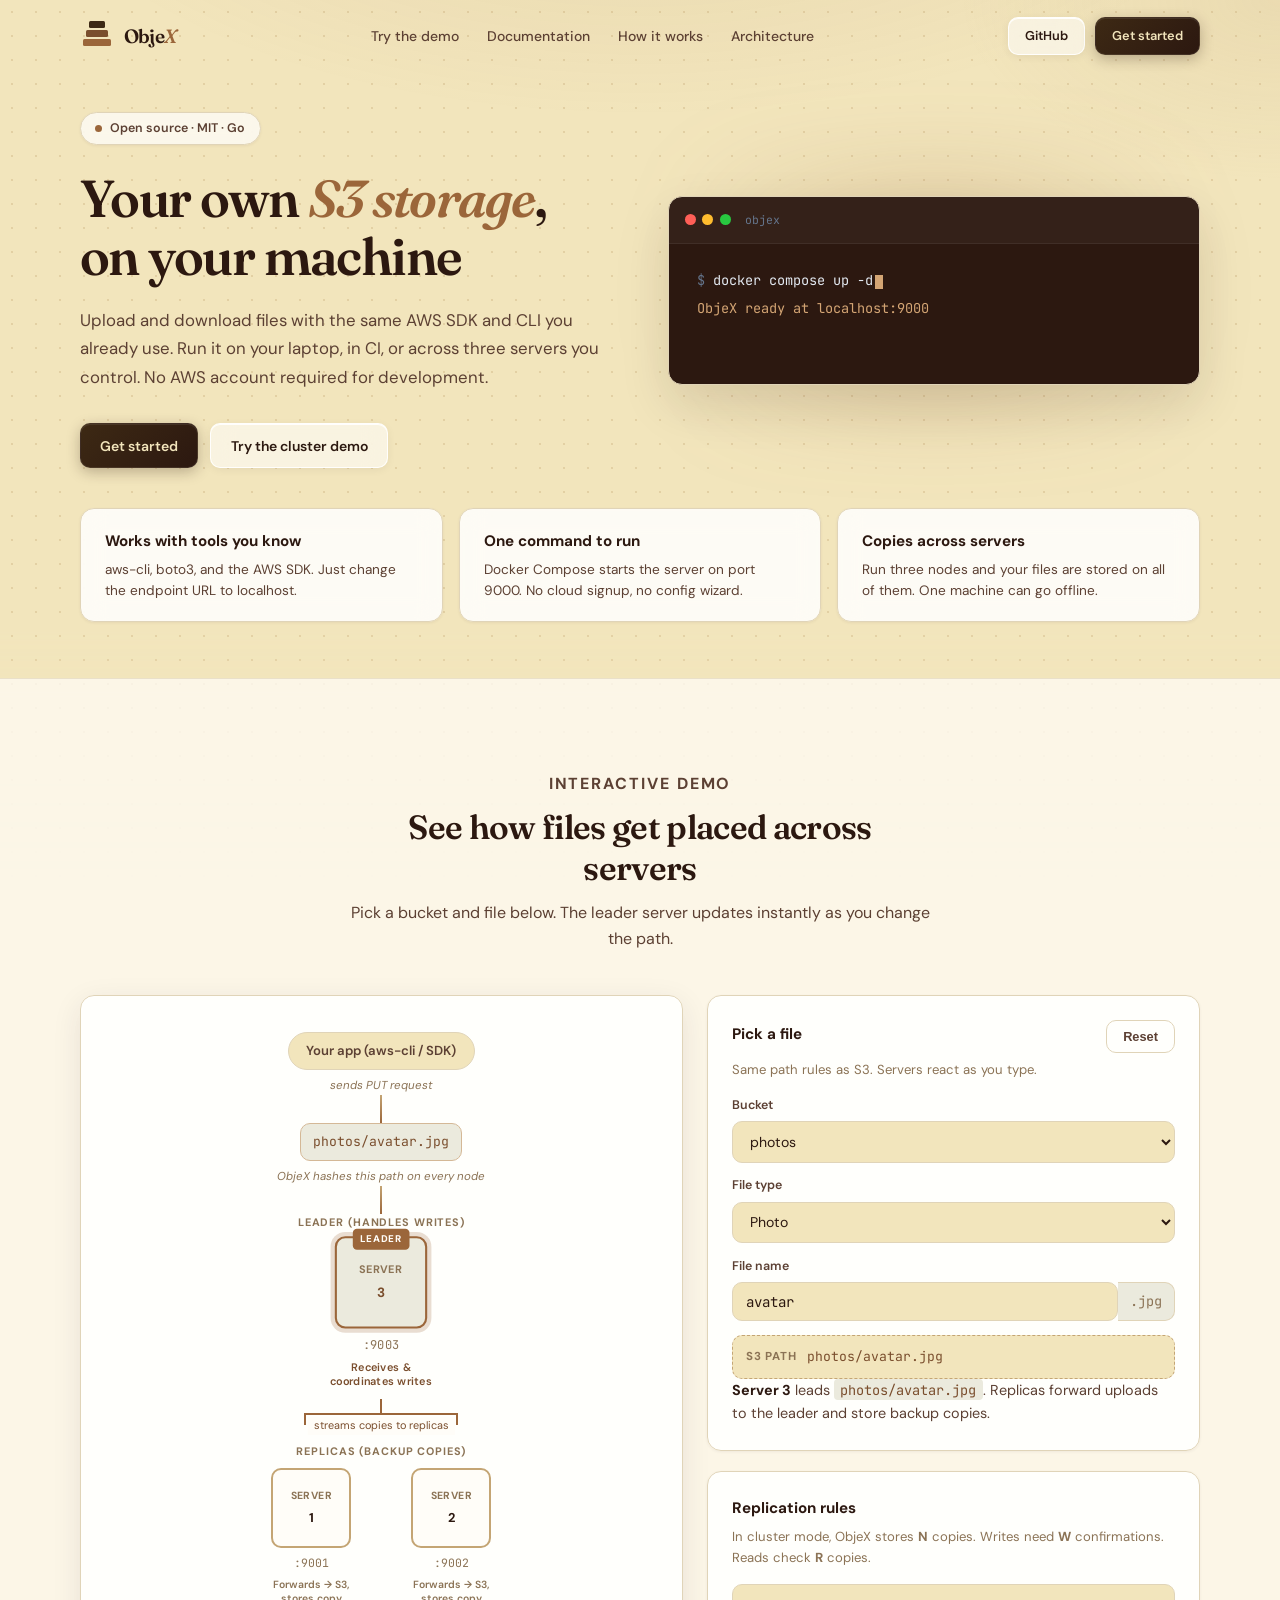
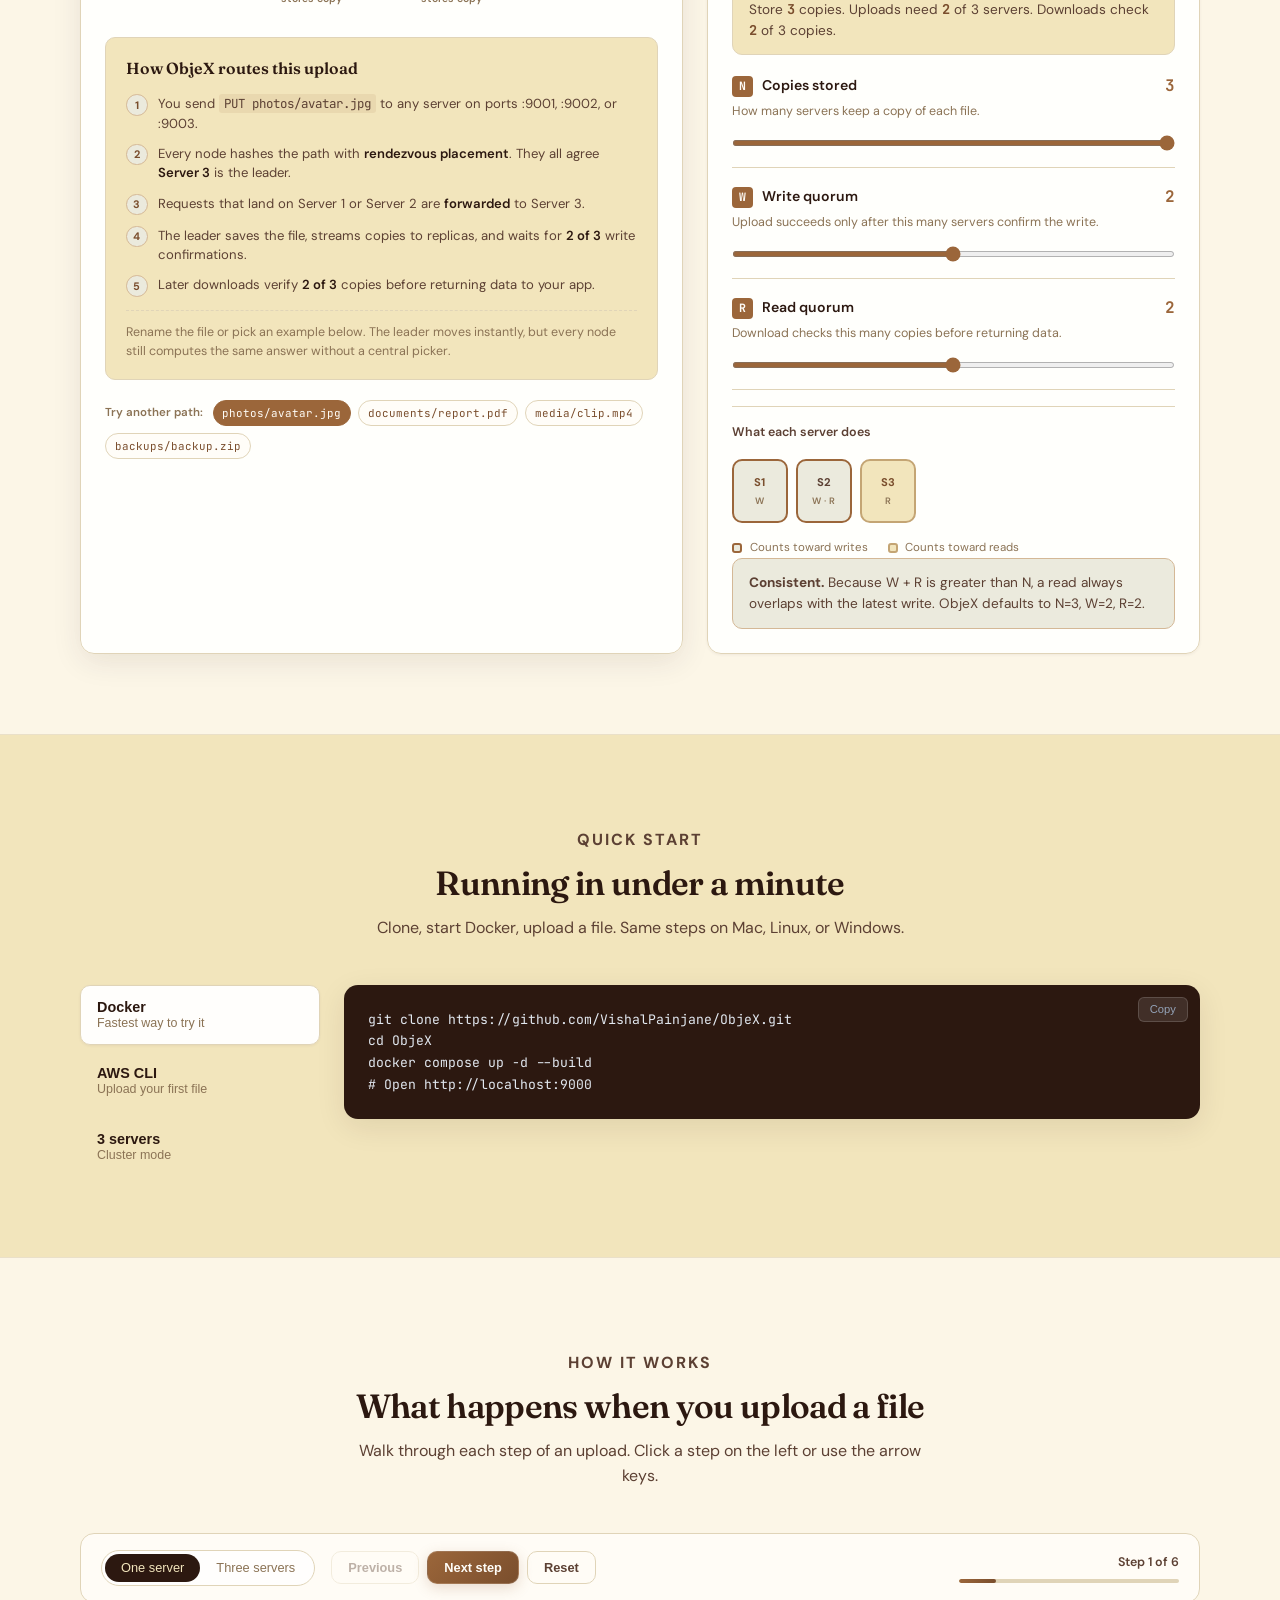
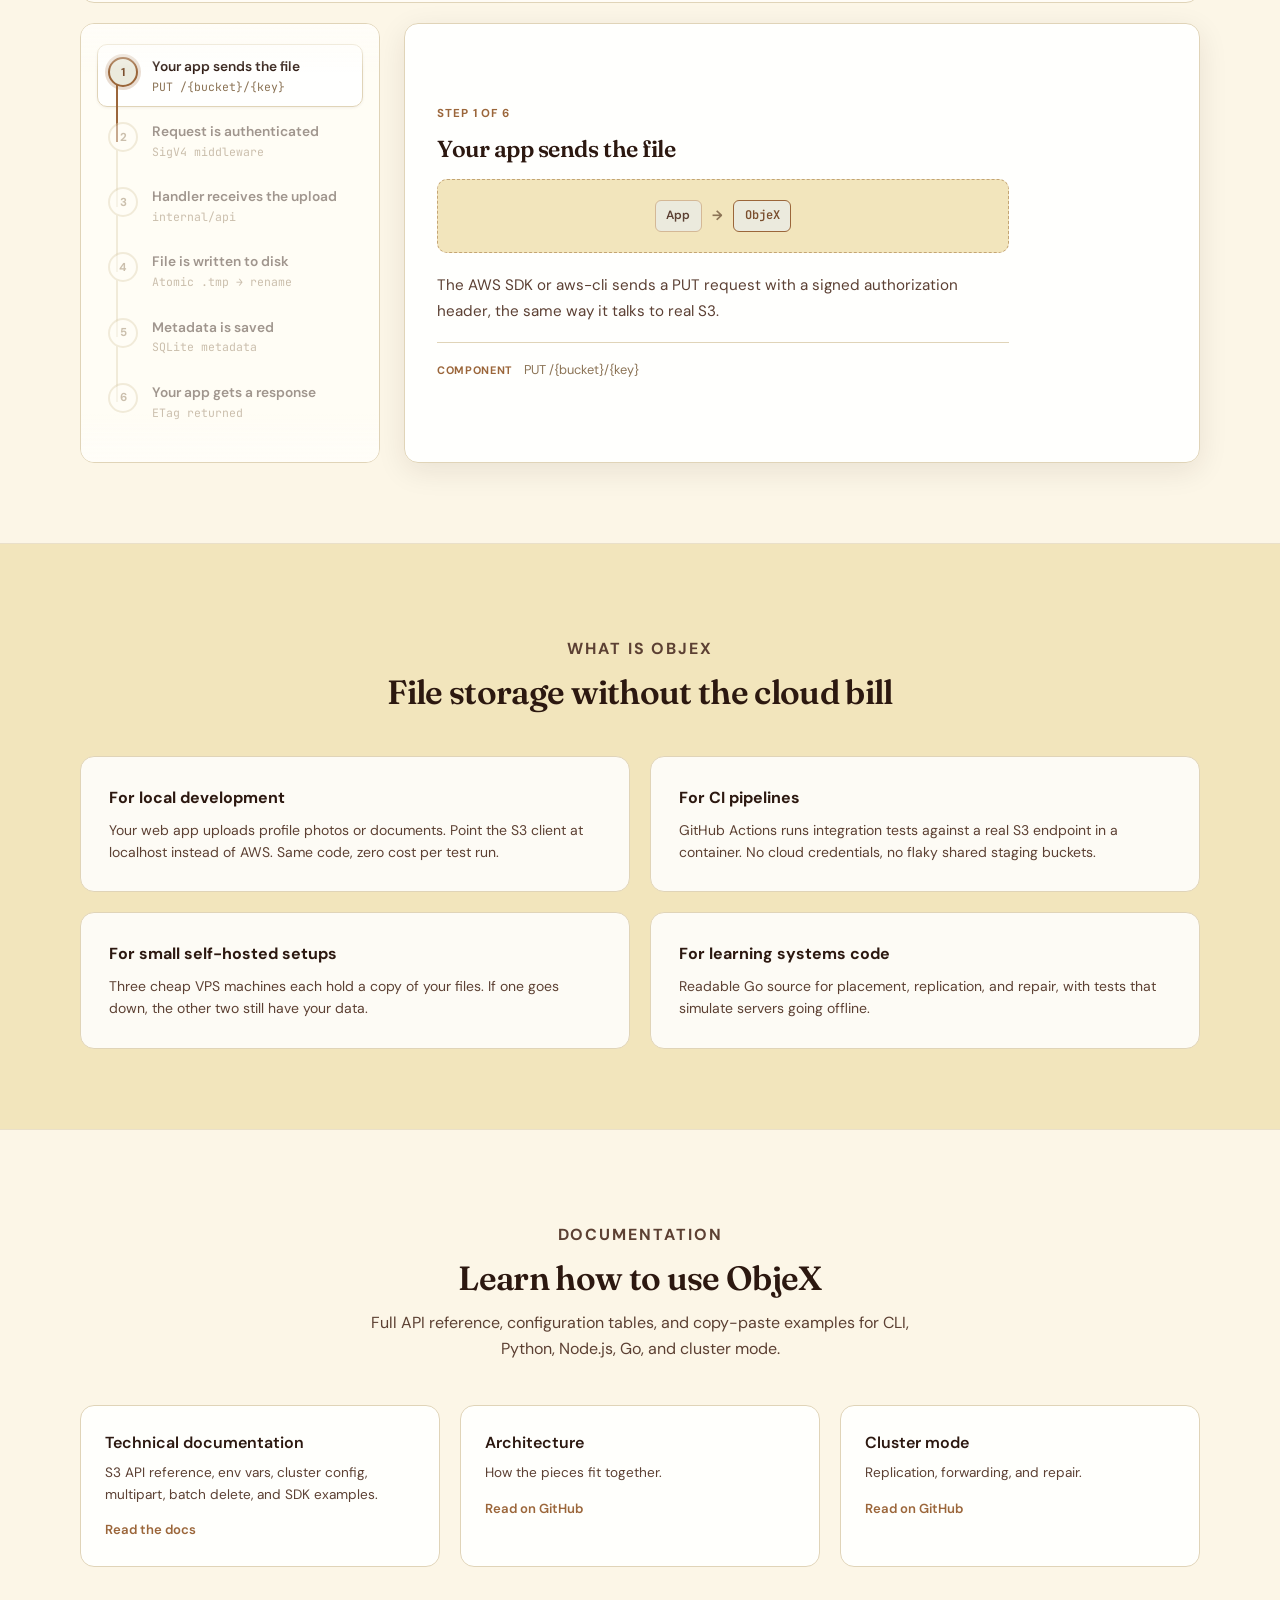
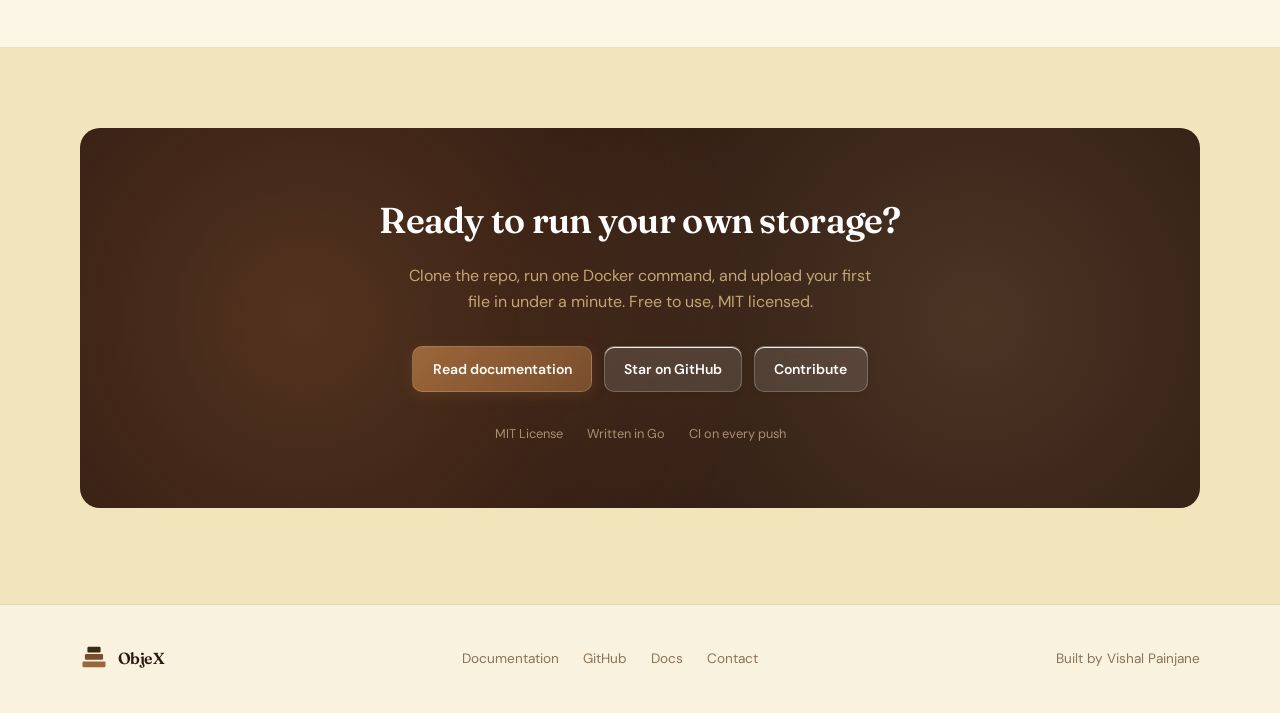
<file: docs/showcase/index.html>
<!DOCTYPE html>
<html lang="en">
<head>
  <meta charset="UTF-8" />
  <meta name="viewport" content="width=device-width, initial-scale=1" />
  <meta name="description" content="ObjeX: run your own S3-compatible file storage locally or across three servers. Open source, written in Go." />
  <meta property="og:title" content="ObjeX | Your own S3 storage" />
  <meta property="og:url" content="https://vishalpainjane.github.io/ObjeX/" />
  <title>ObjeX | Your own S3 storage</title>
  <link rel="preconnect" href="https://fonts.googleapis.com" />
  <link rel="preconnect" href="https://fonts.gstatic.com" crossorigin />
  <link href="https://fonts.googleapis.com/css2?family=DM+Sans:ital,opsz,wght@0,9..40,400;0,9..40,500;0,9..40,600;0,9..40,700;1,9..40,400&family=Fraunces:ital,opsz,wght@0,9..144,500;0,9..144,600;0,9..144,700;1,9..144,500&family=JetBrains+Mono:wght@400;500;600&display=swap" rel="stylesheet" />
  <link rel="stylesheet" href="css/site.css" />
</head>
<body>

  <nav class="site-nav" id="site-nav">
    <div class="container">
      <a class="nav-brand" href="index.html">
        <svg class="logo-icon" width="34" height="34" viewBox="0 0 34 34" fill="none" aria-hidden="true">
          <rect x="3" y="20" width="28" height="7" rx="1.5" fill="#9B663A"/>
          <rect x="6" y="11" width="22" height="7" rx="1.5" fill="#7A4E2D"/>
          <rect x="9" y="2" width="16" height="7" rx="1.5" fill="#3D2914"/>
        </svg>
        <span class="logo-text">Obje<span class="accent">X</span></span>
      </a>
      <ul class="nav-links" id="nav-links">
        <li><a href="#cluster">Try the demo</a></li>
        <li><a href="documentation.html">Documentation</a></li>
        <li><a href="#how-it-works">How it works</a></li>
        <li><a href="#docs">Architecture</a></li>
      </ul>
      <div class="nav-actions">
        <a class="btn btn-glass btn-sm" href="https://github.com/VishalPainjane/ObjeX" target="_blank" rel="noopener">GitHub</a>
        <a class="btn btn-primary btn-sm" href="#quick-start">Get started</a>
        <button class="nav-toggle" type="button" id="nav-toggle" aria-label="Menu">Menu</button>
      </div>
    </div>
  </nav>

  <header class="hero">
    <div class="container">
      <div class="hero-grid">
        <div class="hero-copy">
          <div class="hero-badge"><span class="dot"></span> Open source · MIT · Go</div>
          <h1>Your own <span class="highlight">S3 storage</span>, on your machine</h1>
          <p class="hero-lead">
            Upload and download files with the same AWS SDK and CLI you already use. Run it on your laptop, in CI, or across three servers you control. No AWS account required for development.
          </p>
          <div class="hero-actions">
            <a class="btn btn-primary" href="#quick-start">Get started</a>
            <a class="btn btn-glass" href="#cluster">Try the cluster demo</a>
          </div>
        </div>
        <div class="hero-visual">
          <div class="hero-glow"></div>
          <div class="terminal">
            <div class="terminal-bar">
              <span class="t-dot r"></span>
              <span class="t-dot y"></span>
              <span class="t-dot g"></span>
              <span class="terminal-title">objex</span>
            </div>
            <div class="terminal-body" id="terminal-body">
              <div class="terminal-line">
                <span class="prompt">$</span><span class="cmd" id="term-cmd"></span><span class="cursor-blink"></span>
              </div>
              <div class="terminal-line" id="term-out" style="display:none">
                <span class="out" id="term-out-text"></span>
              </div>
            </div>
          </div>
        </div>
      </div>
    </div>
  </header>

  <section class="value-section">
    <div class="container">
      <div class="value-strip">
        <div class="value-card">
          <h3>Works with tools you know</h3>
          <p>aws-cli, boto3, and the AWS SDK. Just change the endpoint URL to localhost.</p>
        </div>
        <div class="value-card">
          <h3>One command to run</h3>
          <p>Docker Compose starts the server on port 9000. No cloud signup, no config wizard.</p>
        </div>
        <div class="value-card">
          <h3>Copies across servers</h3>
          <p>Run three nodes and your files are stored on all of them. One machine can go offline.</p>
        </div>
      </div>
    </div>
  </section>

  <section class="section section-alt" id="cluster">
    <div class="container">
      <div class="section-header">
        <p class="section-label">Interactive demo</p>
        <h2>See how files get placed across servers</h2>
        <p>Pick a bucket and file below. The leader server updates instantly as you change the path.</p>
      </div>

      <div class="cluster-layout">
        <div class="cluster-viz">
          <div class="cluster-tree">
            <div class="tree-tier tier-client">
              <div class="client-pill"><span>Your app (aws-cli / SDK)</span></div>
              <div class="tree-flow-label">sends PUT request</div>
            </div>

            <div class="tree-connector" aria-hidden="true"><span class="tree-line"></span></div>

            <div class="tree-tier tier-path">
              <p class="cluster-viz-path" id="cluster-viz-path">photos/avatar.jpg</p>
              <div class="tree-flow-label">ObjeX hashes this path on every node</div>
            </div>

            <div class="tree-connector" aria-hidden="true"><span class="tree-line"></span></div>

            <div class="tree-tier tier-leader">
              <p class="tier-label">Leader (handles writes)</p>
              <div class="cluster-leader-mount" id="cluster-leader-mount"></div>
            </div>

            <div class="tree-fork" aria-hidden="true">
              <span class="tree-line-v"></span>
              <span class="tree-line-h"></span>
              <span class="tree-fork-label">streams copies to replicas</span>
            </div>

            <div class="tree-tier tier-replicas">
              <p class="tier-label">Replicas (backup copies)</p>
              <div class="cluster-replica-mount" id="cluster-replica-mount">
                <div class="cluster-node" data-node="node-1">
                  <div class="server-icon">
                    <span class="si-label">Server</span>
                    <span class="si-name">1</span>
                  </div>
                  <span class="node-port">:9001</span>
                  <span class="node-action" id="action-node-1"></span>
                </div>
                <div class="cluster-node" data-node="node-2">
                  <div class="server-icon">
                    <span class="si-label">Server</span>
                    <span class="si-name">2</span>
                  </div>
                  <span class="node-port">:9002</span>
                  <span class="node-action" id="action-node-2"></span>
                </div>
                <div class="cluster-node" data-node="node-3">
                  <div class="server-icon">
                    <span class="si-label">Server</span>
                    <span class="si-name">3</span>
                  </div>
                  <span class="node-port">:9003</span>
                  <span class="node-action" id="action-node-3"></span>
                </div>
              </div>
            </div>
          </div>

          <div class="cluster-explainer" id="cluster-explainer"></div>

          <div class="cluster-examples">
            <span class="examples-label">Try another path:</span>
            <button type="button" class="example-chip" data-bucket="photos" data-type="photo" data-key="avatar">photos/avatar.jpg</button>
            <button type="button" class="example-chip" data-bucket="documents" data-type="document" data-key="report">documents/report.pdf</button>
            <button type="button" class="example-chip" data-bucket="media" data-type="video" data-key="clip">media/clip.mp4</button>
            <button type="button" class="example-chip" data-bucket="backups" data-type="archive" data-key="backup">backups/backup.zip</button>
          </div>
        </div>

        <div class="cluster-side">
          <div class="panel placement-panel">
            <div class="panel-head">
              <h4>Pick a file</h4>
              <button type="button" class="btn btn-ghost btn-sm" id="cluster-reset">Reset</button>
            </div>
            <p class="panel-sub">Same path rules as S3. Servers react as you type.</p>

            <div class="field">
              <label for="cluster-bucket">Bucket</label>
              <select id="cluster-bucket" aria-label="Bucket">
                <option value="photos">photos</option>
                <option value="uploads">uploads</option>
                <option value="documents">documents</option>
                <option value="media">media</option>
                <option value="backups">backups</option>
              </select>
            </div>

            <div class="field">
              <label for="cluster-type">File type</label>
              <select id="cluster-type" aria-label="File type">
                <option value="photo">Photo</option>
                <option value="document">Document</option>
                <option value="video">Video</option>
                <option value="archive">Archive</option>
                <option value="data">Data file</option>
              </select>
            </div>

            <div class="field">
              <label for="cluster-key">File name</label>
              <div class="name-input-wrap">
                <input type="text" id="cluster-key" value="avatar" placeholder="filename" aria-label="File name" maxlength="64" autocomplete="off" />
                <span class="name-ext" id="cluster-ext">.jpg</span>
              </div>
              <p class="field-error" id="cluster-key-error" hidden>Use letters, numbers, dots, dashes, or underscores only.</p>
            </div>

            <div class="path-preview">
              <span class="path-label">S3 path</span>
              <code id="cluster-path">photos/avatar.jpg</code>
            </div>
            <p class="cluster-result" id="cluster-info-text"></p>
          </div>

          <div class="panel quorum-panel">
            <h4>Replication rules</h4>
            <p class="panel-sub">In cluster mode, ObjeX stores <strong>N</strong> copies. Writes need <strong>W</strong> confirmations. Reads check <strong>R</strong> copies.</p>

            <div class="quorum-summary" id="quorum-summary"></div>

            <div class="quorum-control">
              <div class="quorum-control-head">
                <label for="quorum-n"><span class="quorum-letter">N</span> Copies stored</label>
                <span class="val" id="quorum-n-val">3</span>
              </div>
              <p class="quorum-help">How many servers keep a copy of each file.</p>
              <input type="range" id="quorum-n" min="1" max="3" value="3" aria-label="Copies stored" />
            </div>

            <div class="quorum-control">
              <div class="quorum-control-head">
                <label for="quorum-w"><span class="quorum-letter">W</span> Write quorum</label>
                <span class="val" id="quorum-w-val">2</span>
              </div>
              <p class="quorum-help">Upload succeeds only after this many servers confirm the write.</p>
              <input type="range" id="quorum-w" min="1" max="3" value="2" aria-label="Write quorum" />
            </div>

            <div class="quorum-control">
              <div class="quorum-control-head">
                <label for="quorum-r"><span class="quorum-letter">R</span> Read quorum</label>
                <span class="val" id="quorum-r-val">2</span>
              </div>
              <p class="quorum-help">Download checks this many copies before returning data.</p>
              <input type="range" id="quorum-r" min="1" max="3" value="2" aria-label="Read quorum" />
            </div>

            <div class="quorum-viz-wrap">
              <p class="quorum-viz-title">What each server does</p>
              <div class="replica-dots" id="quorum-viz"></div>
              <div class="quorum-legend">
                <span><i class="dot-swatch write"></i> Counts toward writes</span>
                <span><i class="dot-swatch read"></i> Counts toward reads</span>
              </div>
            </div>
            <div id="quorum-verdict" class="quorum-hint good"></div>
          </div>
        </div>
      </div>
    </div>
  </section>

  <section class="section" id="quick-start">
    <div class="container">
      <div class="section-header">
        <p class="section-label">Quick start</p>
        <h2>Running in under a minute</h2>
        <p>Clone, start Docker, upload a file. Same steps on Mac, Linux, or Windows.</p>
      </div>
      <div class="quick-grid">
        <div class="tab-list" data-tab-group="start">
          <button type="button" class="tab-item active" data-tab="docker">
            <strong>Docker</strong><span>Fastest way to try it</span>
          </button>
          <button type="button" class="tab-item" data-tab="aws">
            <strong>AWS CLI</strong><span>Upload your first file</span>
          </button>
          <button type="button" class="tab-item" data-tab="cluster">
            <strong>3 servers</strong><span>Cluster mode</span>
          </button>
        </div>
        <div>
          <div class="tab-panel active" data-tab-panel="start" data-tab="docker">
            <div class="code-wrap"><button type="button" class="copy-btn">Copy</button><pre>git clone https://github.com/VishalPainjane/ObjeX.git
cd ObjeX
docker compose up -d --build
# Open http://localhost:9000</pre></div>
          </div>
          <div class="tab-panel" data-tab-panel="start" data-tab="aws">
            <div class="code-wrap"><button type="button" class="copy-btn">Copy</button><pre>aws --endpoint-url http://localhost:9000 s3 mb s3://my-bucket
aws --endpoint-url http://localhost:9000 s3 cp hello.txt s3://my-bucket/</pre></div>
          </div>
          <div class="tab-panel" data-tab-panel="start" data-tab="cluster">
            <div class="code-wrap"><button type="button" class="copy-btn">Copy</button><pre>docker compose -f docker-compose.cluster.yml up -d --build
curl http://localhost:9001/cluster</pre></div>
          </div>
        </div>
      </div>
    </div>
  </section>

  <section class="section section-alt" id="how-it-works">
    <div class="container">
      <div class="section-header">
        <p class="section-label">How it works</p>
        <h2>What happens when you upload a file</h2>
        <p>Walk through each step of an upload. Click a step on the left or use the arrow keys.</p>
      </div>

      <div class="pipeline-toolbar">
        <div class="pipeline-toolbar-left">
          <div class="mode-pill">
            <button type="button" class="active" data-mode="single">One server</button>
            <button type="button" data-mode="cluster">Three servers</button>
          </div>
          <div class="pipeline-nav">
            <button type="button" class="btn btn-ghost btn-sm" id="flow-prev">Previous</button>
            <button type="button" class="btn btn-accent btn-sm" id="flow-next">Next step</button>
            <button type="button" class="btn btn-ghost btn-sm" id="flow-reset">Reset</button>
          </div>
        </div>
        <div class="pipeline-toolbar-right">
          <span class="flow-step-label" id="flow-step-indicator">Step 1 of 6</span>
          <div class="flow-progress" aria-hidden="true"><div class="flow-progress-fill" id="flow-progress-fill"></div></div>
        </div>
      </div>

      <div class="pipeline-wrap" tabindex="0" id="pipeline-focus">
        <div class="pipeline-viewport">
          <div class="pipeline-track" id="pipeline-track"></div>
        </div>
        <div class="pipeline-detail" id="pipeline-detail"></div>
      </div>
    </div>
  </section>

  <section class="section" id="product">
    <div class="container">
      <div class="section-header">
        <p class="section-label">What is ObjeX</p>
        <h2>File storage without the cloud bill</h2>
      </div>
      <div class="pitch-grid">
        <div class="pitch-card">
          <h3>For local development</h3>
          <p>Your web app uploads profile photos or documents. Point the S3 client at localhost instead of AWS. Same code, zero cost per test run.</p>
        </div>
        <div class="pitch-card">
          <h3>For CI pipelines</h3>
          <p>GitHub Actions runs integration tests against a real S3 endpoint in a container. No cloud credentials, no flaky shared staging buckets.</p>
        </div>
        <div class="pitch-card">
          <h3>For small self-hosted setups</h3>
          <p>Three cheap VPS machines each hold a copy of your files. If one goes down, the other two still have your data.</p>
        </div>
        <div class="pitch-card">
          <h3>For learning systems code</h3>
          <p>Readable Go source for placement, replication, and repair, with tests that simulate servers going offline.</p>
        </div>
      </div>
    </div>
  </section>

  <section class="section section-alt" id="docs">
    <div class="container">
      <div class="section-header">
        <p class="section-label">Documentation</p>
        <h2>Learn how to use ObjeX</h2>
        <p>Full API reference, configuration tables, and copy-paste examples for CLI, Python, Node.js, Go, and cluster mode.</p>
      </div>
      <div class="grid-3">
        <a class="card" href="documentation.html">
          <h3>Technical documentation</h3><p>S3 API reference, env vars, cluster config, multipart, batch delete, and SDK examples.</p><span class="card-link">Read the docs</span>
        </a>
        <a class="card" href="https://github.com/VishalPainjane/ObjeX/blob/main/docs/architecture/architecture.md" target="_blank" rel="noopener">
          <h3>Architecture</h3><p>How the pieces fit together.</p><span class="card-link">Read on GitHub</span>
        </a>
        <a class="card" href="https://github.com/VishalPainjane/ObjeX/blob/main/docs/architecture/distributed-architecture.md" target="_blank" rel="noopener">
          <h3>Cluster mode</h3><p>Replication, forwarding, and repair.</p><span class="card-link">Read on GitHub</span>
        </a>
      </div>
    </div>
  </section>

  <section class="cta-section">
    <div class="container">
      <div class="cta-card">
        <h2>Ready to run your own storage?</h2>
        <p>Clone the repo, run one Docker command, and upload your first file in under a minute. Free to use, MIT licensed.</p>
        <div class="cta-actions">
          <a class="btn btn-accent" href="documentation.html">Read documentation</a>
          <a class="btn btn-glass" href="https://github.com/VishalPainjane/ObjeX" target="_blank" rel="noopener">Star on GitHub</a>
          <a class="btn btn-glass" href="https://github.com/VishalPainjane/ObjeX/blob/main/CONTRIBUTING.md" target="_blank" rel="noopener">Contribute</a>
        </div>
        <div class="cta-meta">
          <span>MIT License</span>
          <span>Written in Go</span>
          <span>CI on every push</span>
        </div>
      </div>
    </div>
  </section>

  <footer class="site-footer">
    <div class="container">
      <div class="footer-row">
        <div class="nav-brand" style="font-size:1rem">
          <svg class="logo-icon" width="28" height="28" viewBox="0 0 34 34" fill="none" aria-hidden="true">
            <rect x="3" y="20" width="28" height="7" rx="1.5" fill="#9B663A"/>
            <rect x="6" y="11" width="22" height="7" rx="1.5" fill="#7A4E2D"/>
            <rect x="9" y="2" width="16" height="7" rx="1.5" fill="#3D2914"/>
          </svg>
          <span class="logo-text">ObjeX</span>
        </div>
        <ul class="footer-links">
          <li><a href="documentation.html">Documentation</a></li>
          <li><a href="https://github.com/VishalPainjane/ObjeX">GitHub</a></li>
          <li><a href="https://github.com/VishalPainjane/ObjeX/tree/main/docs/architecture">Docs</a></li>
          <li><a href="mailto:painjanevishal2204@gmail.com">Contact</a></li>
        </ul>
        <span>Built by Vishal Painjane</span>
      </div>
    </div>
  </footer>

  <script src="js/site.js"></script>
</body>
</html>
</file>
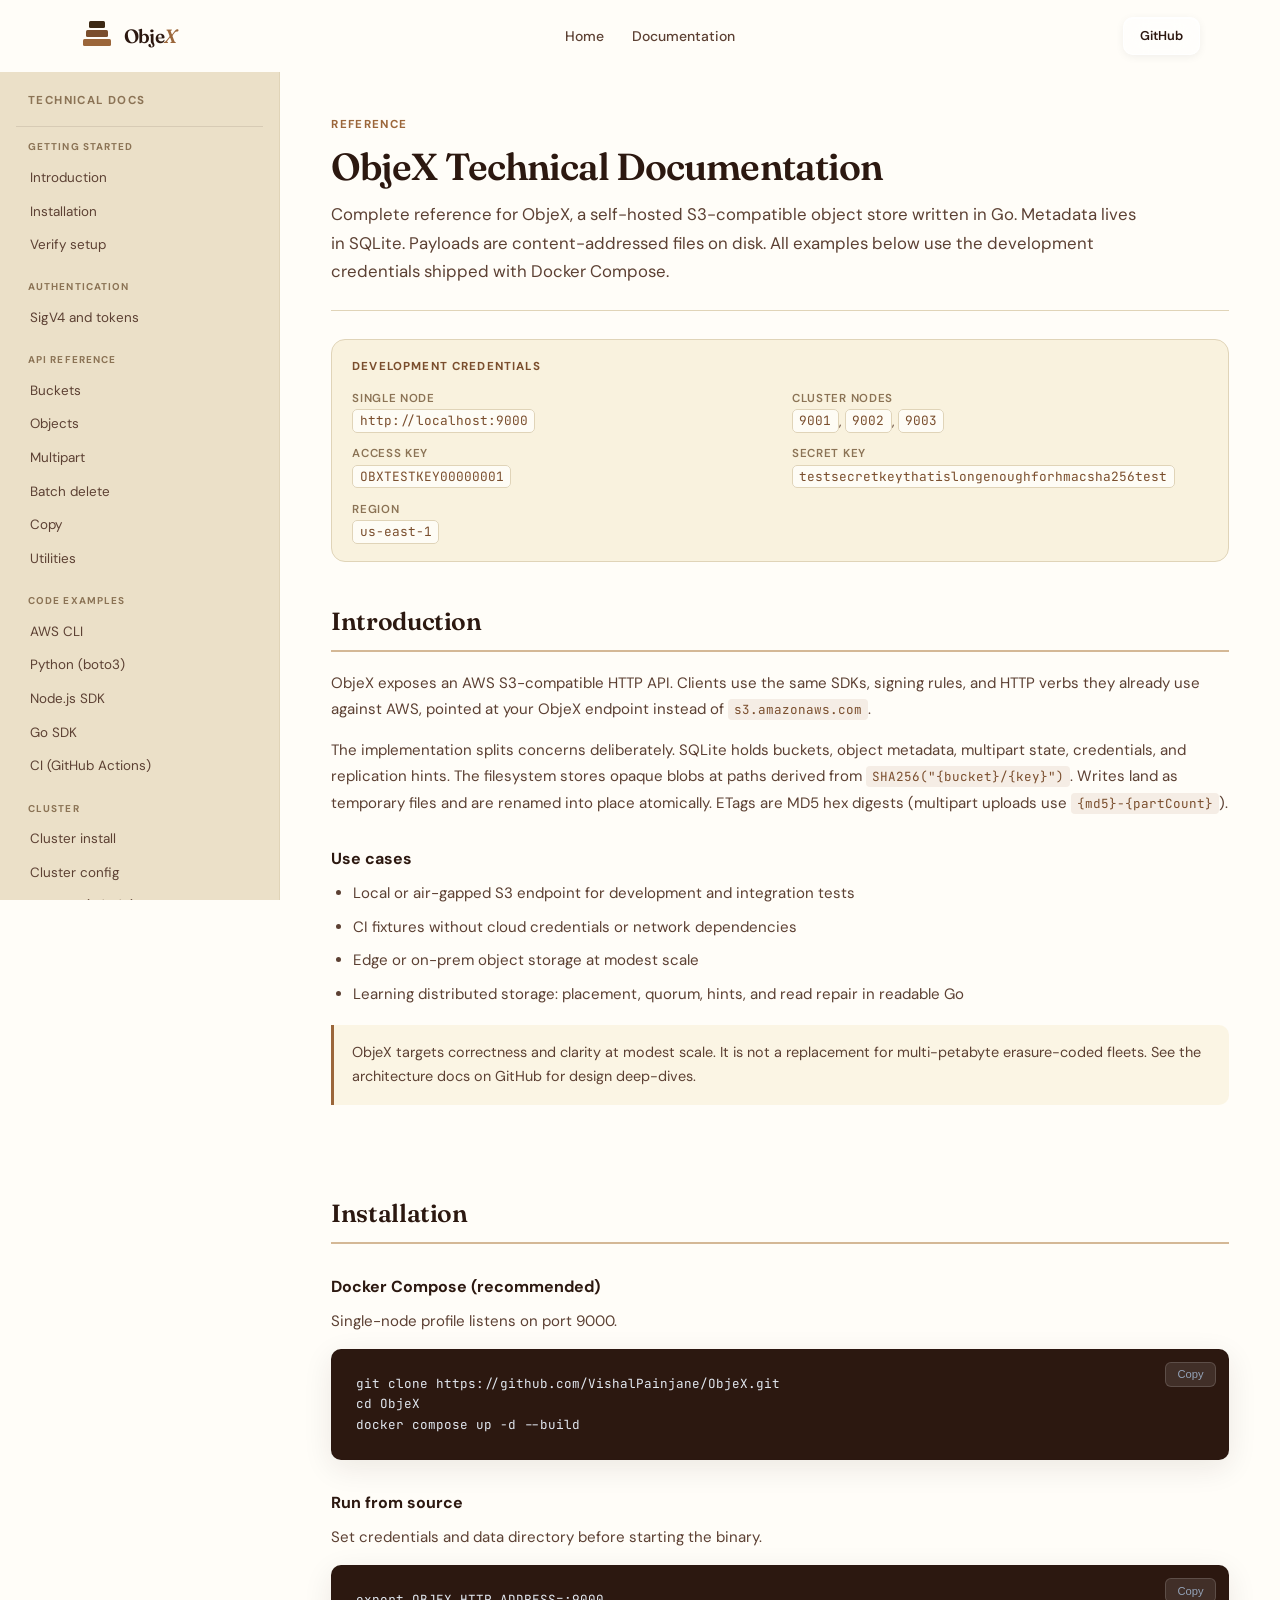
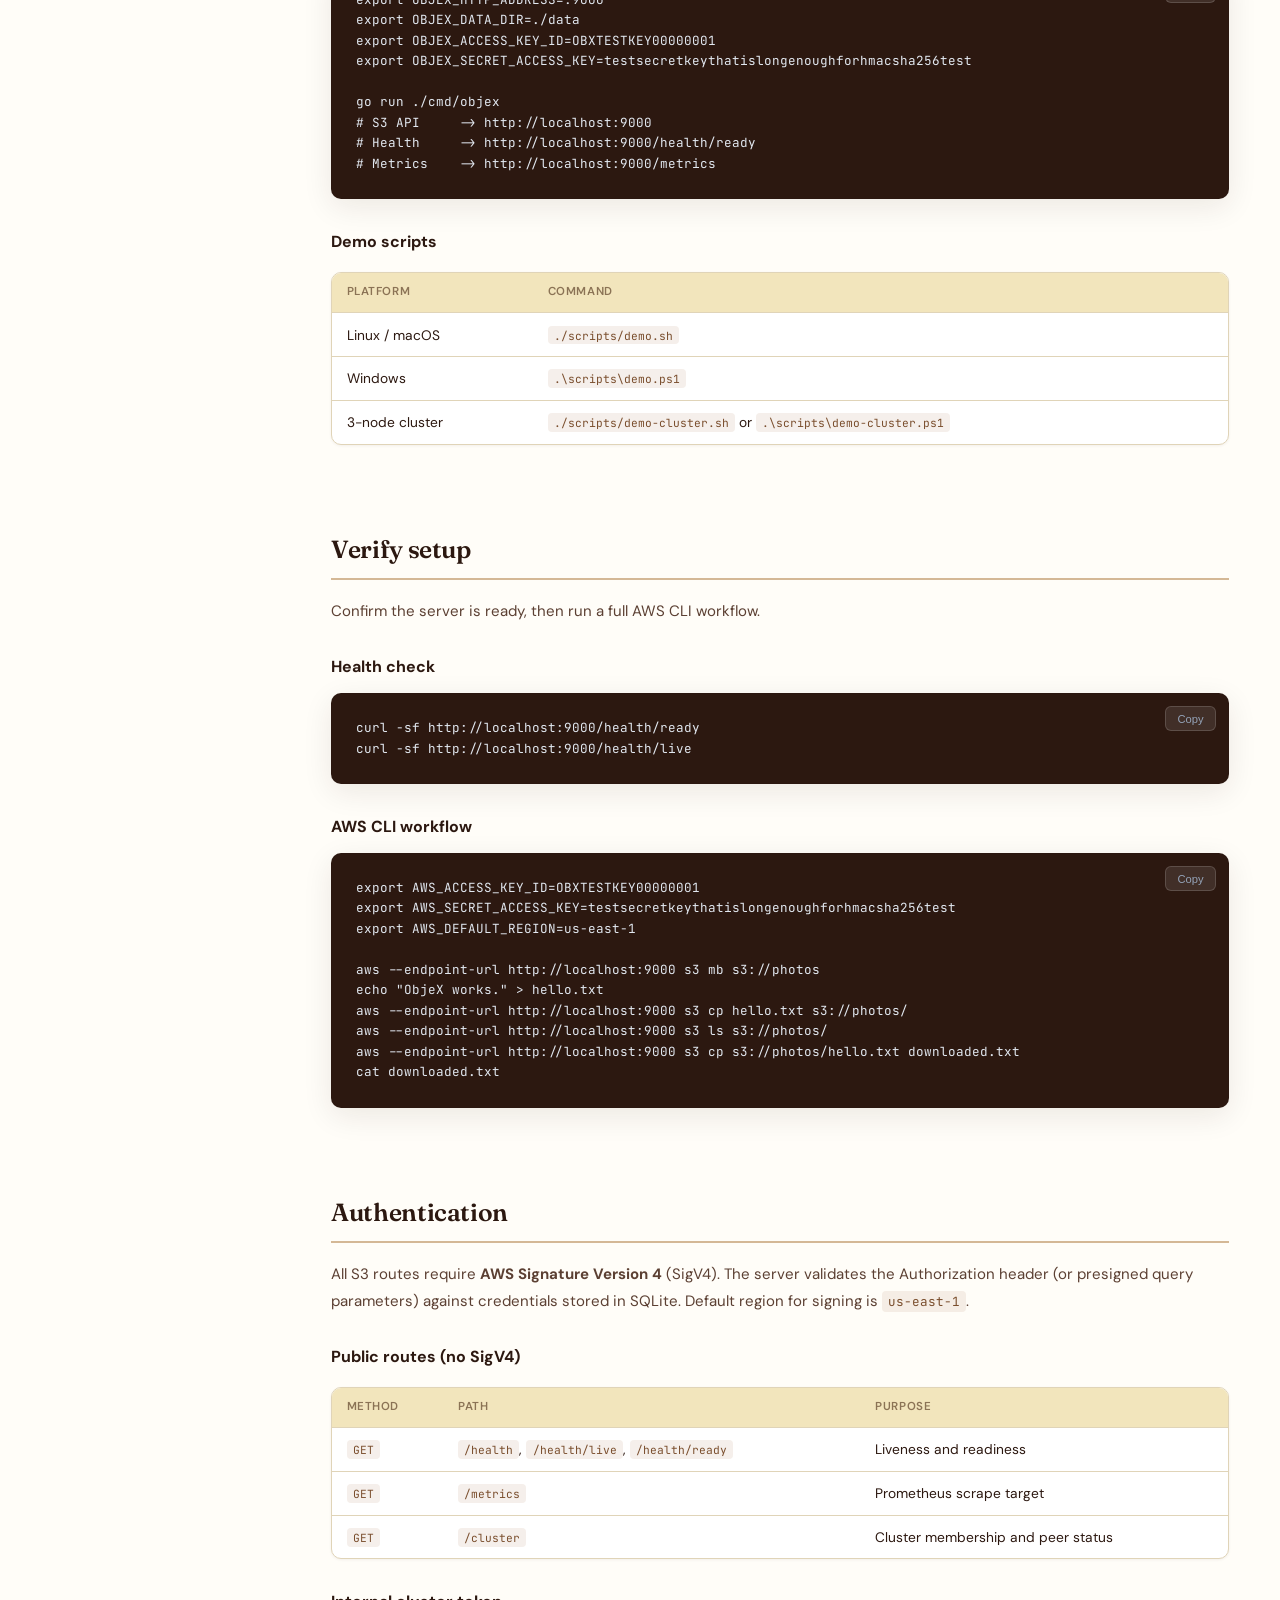
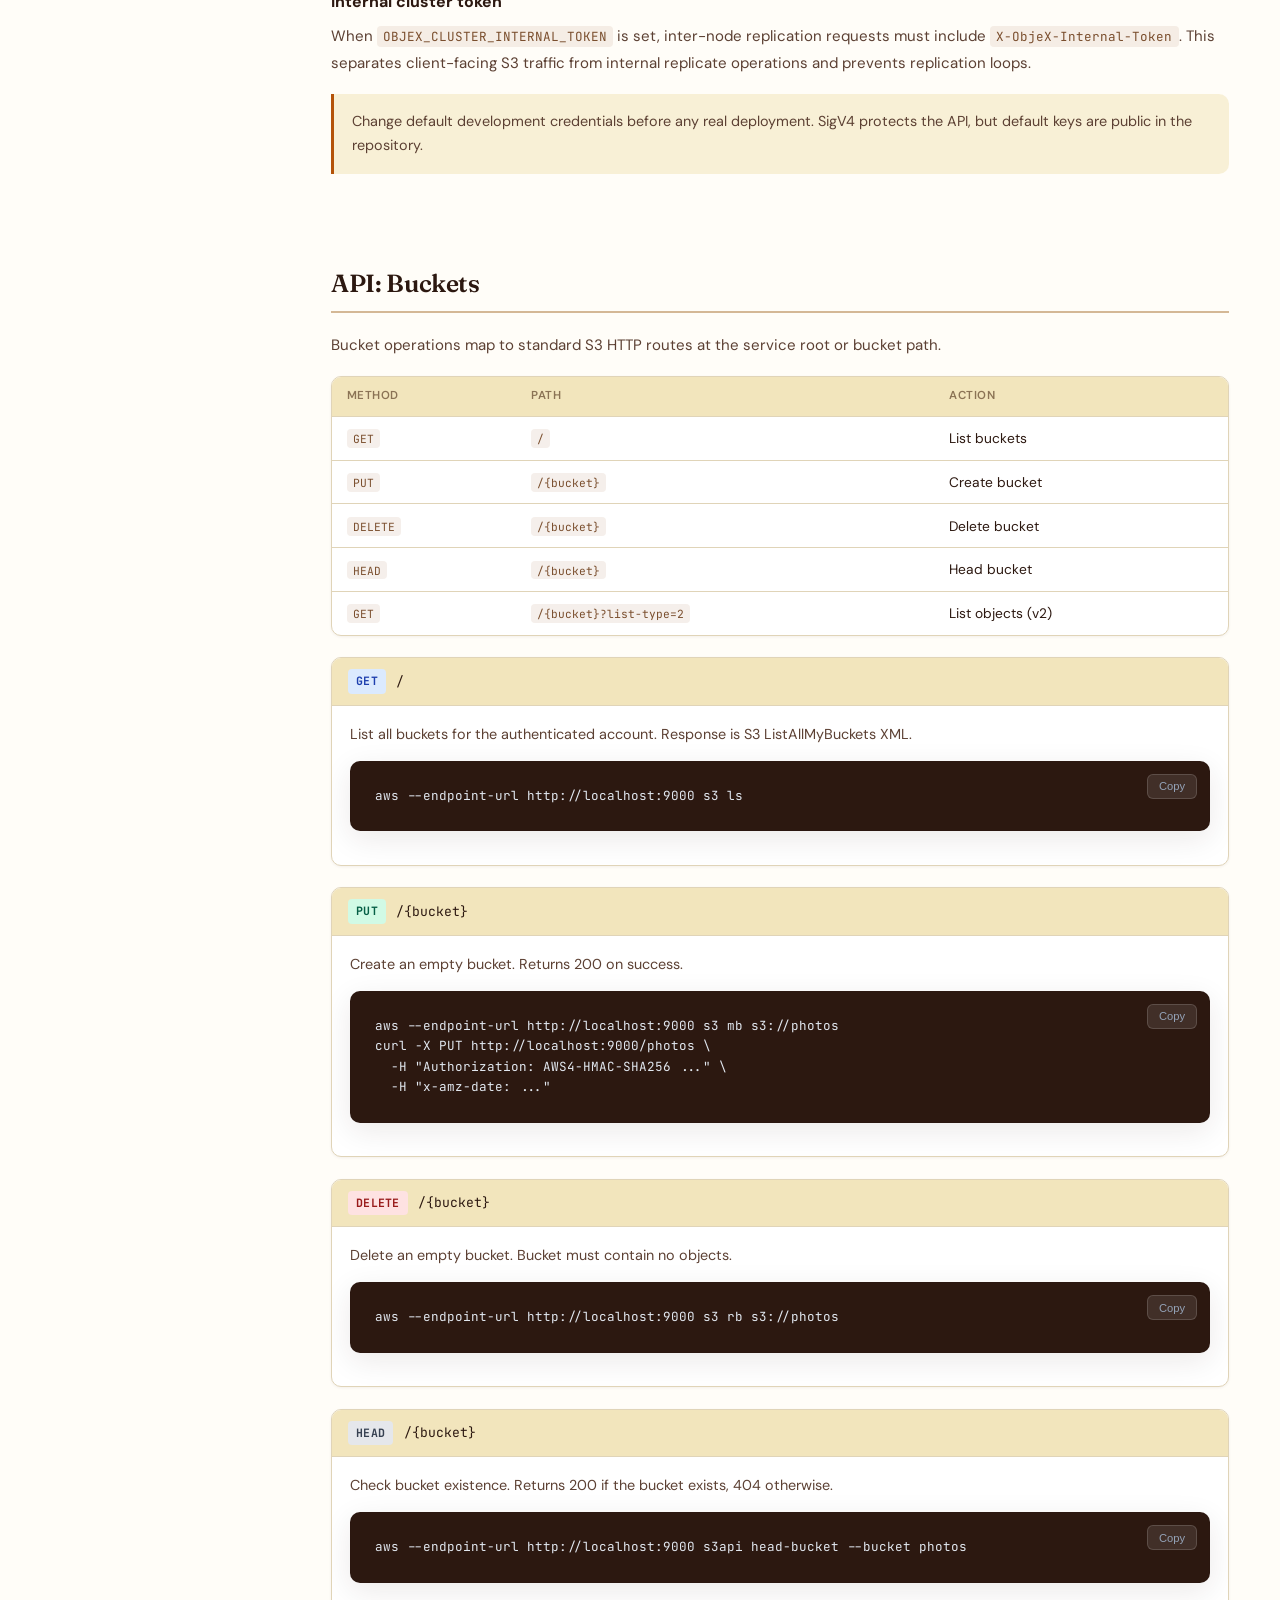
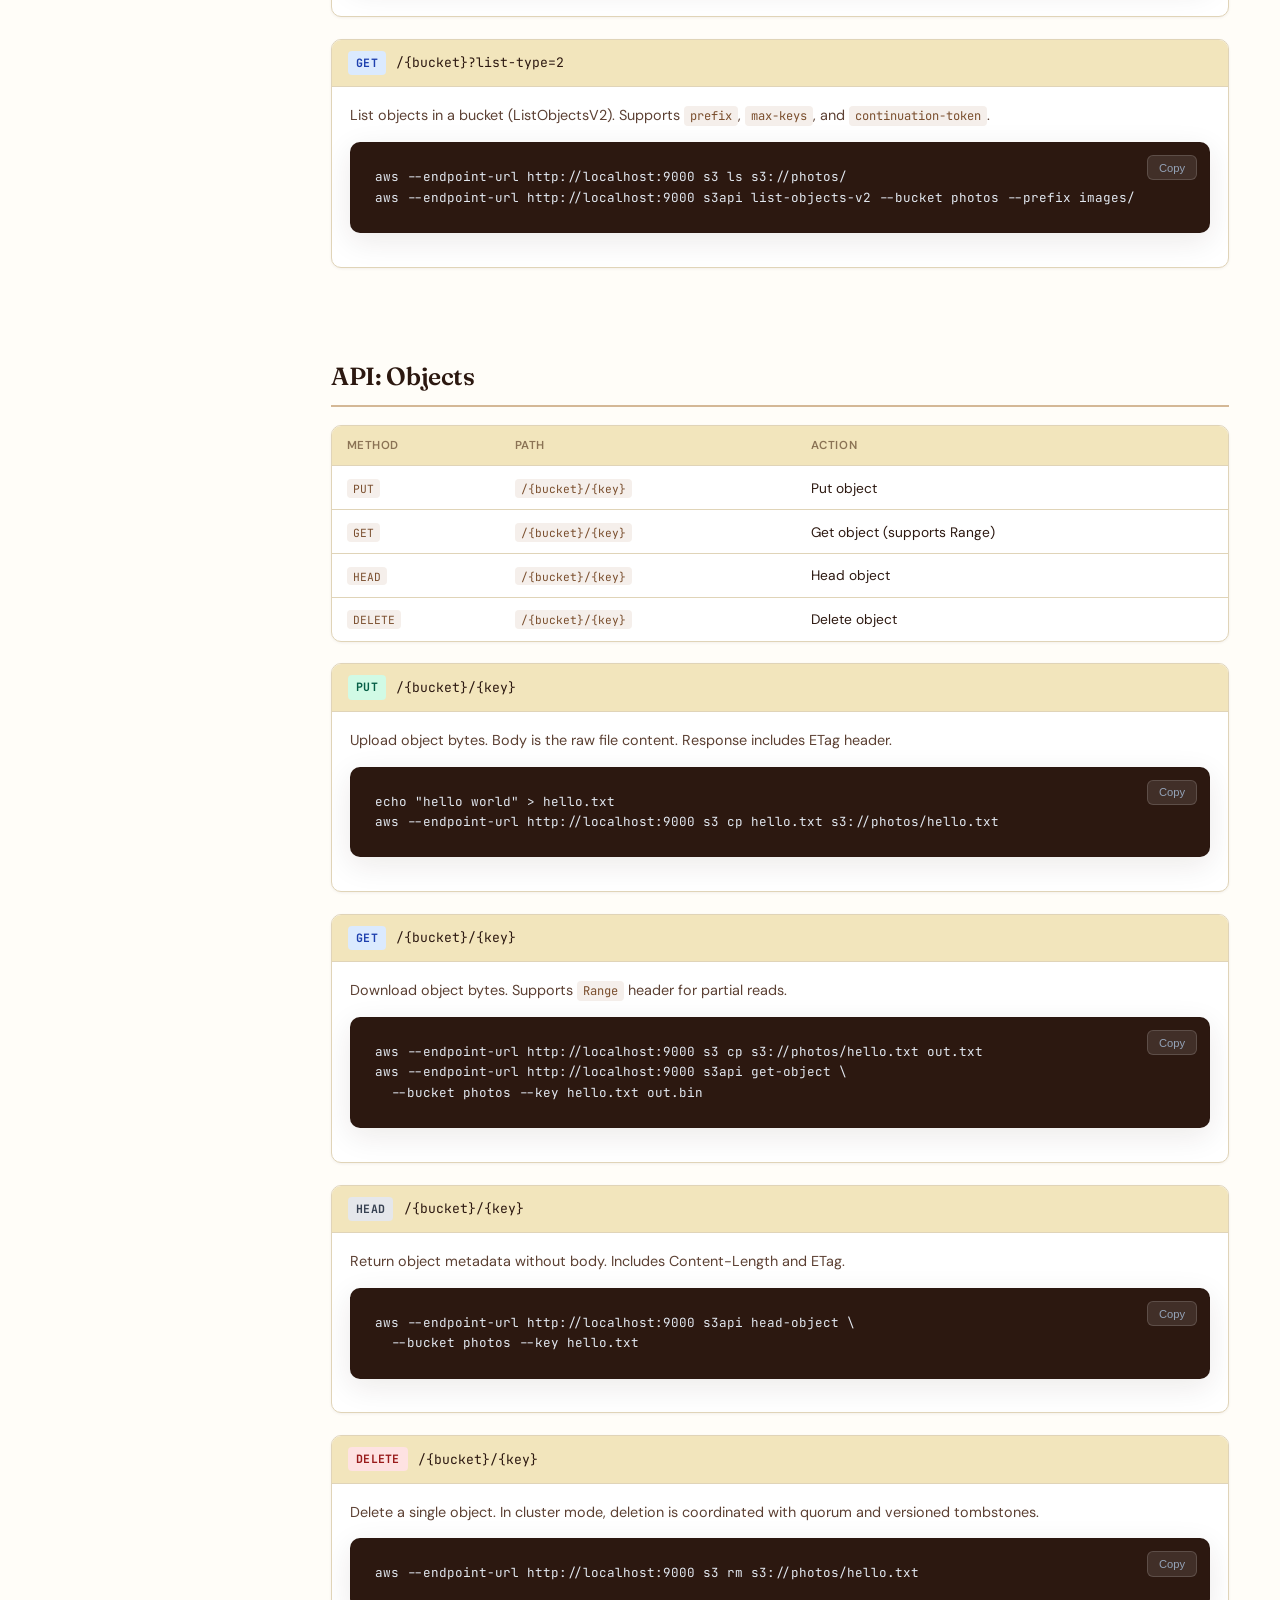
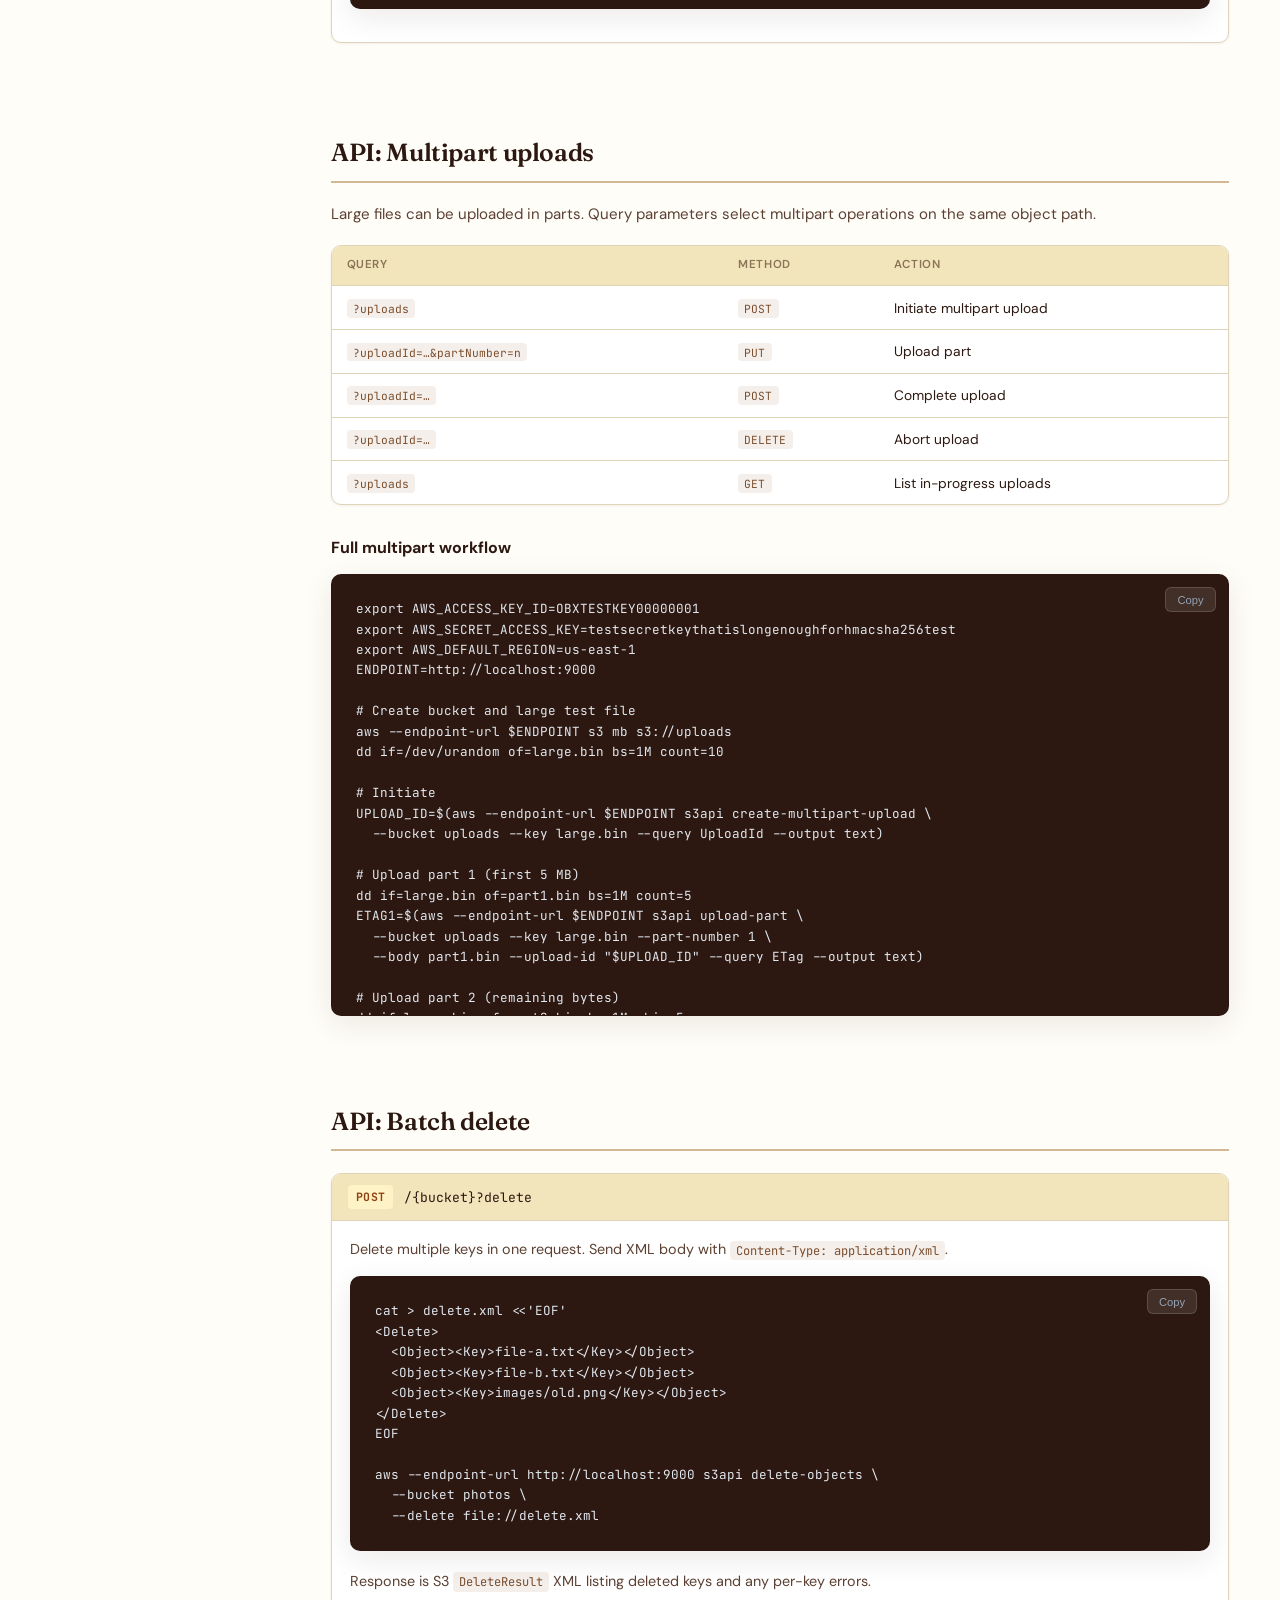
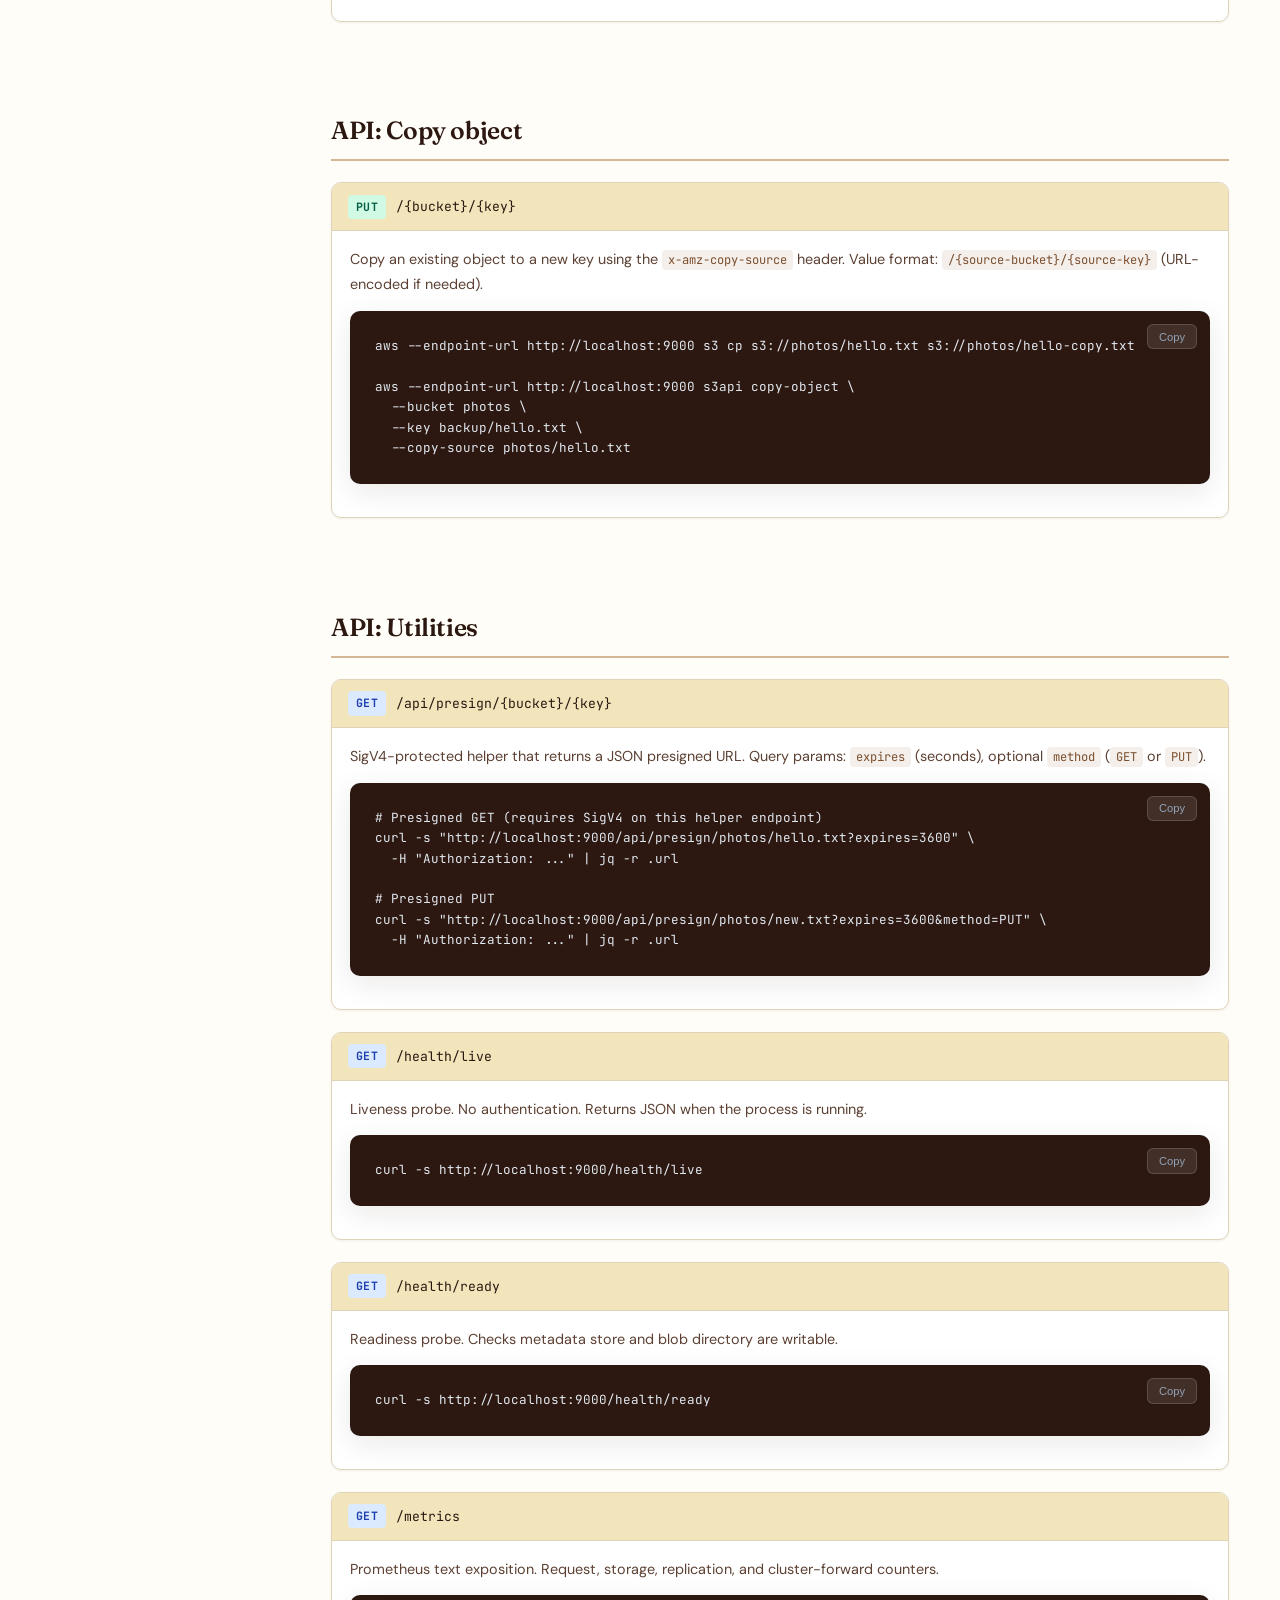
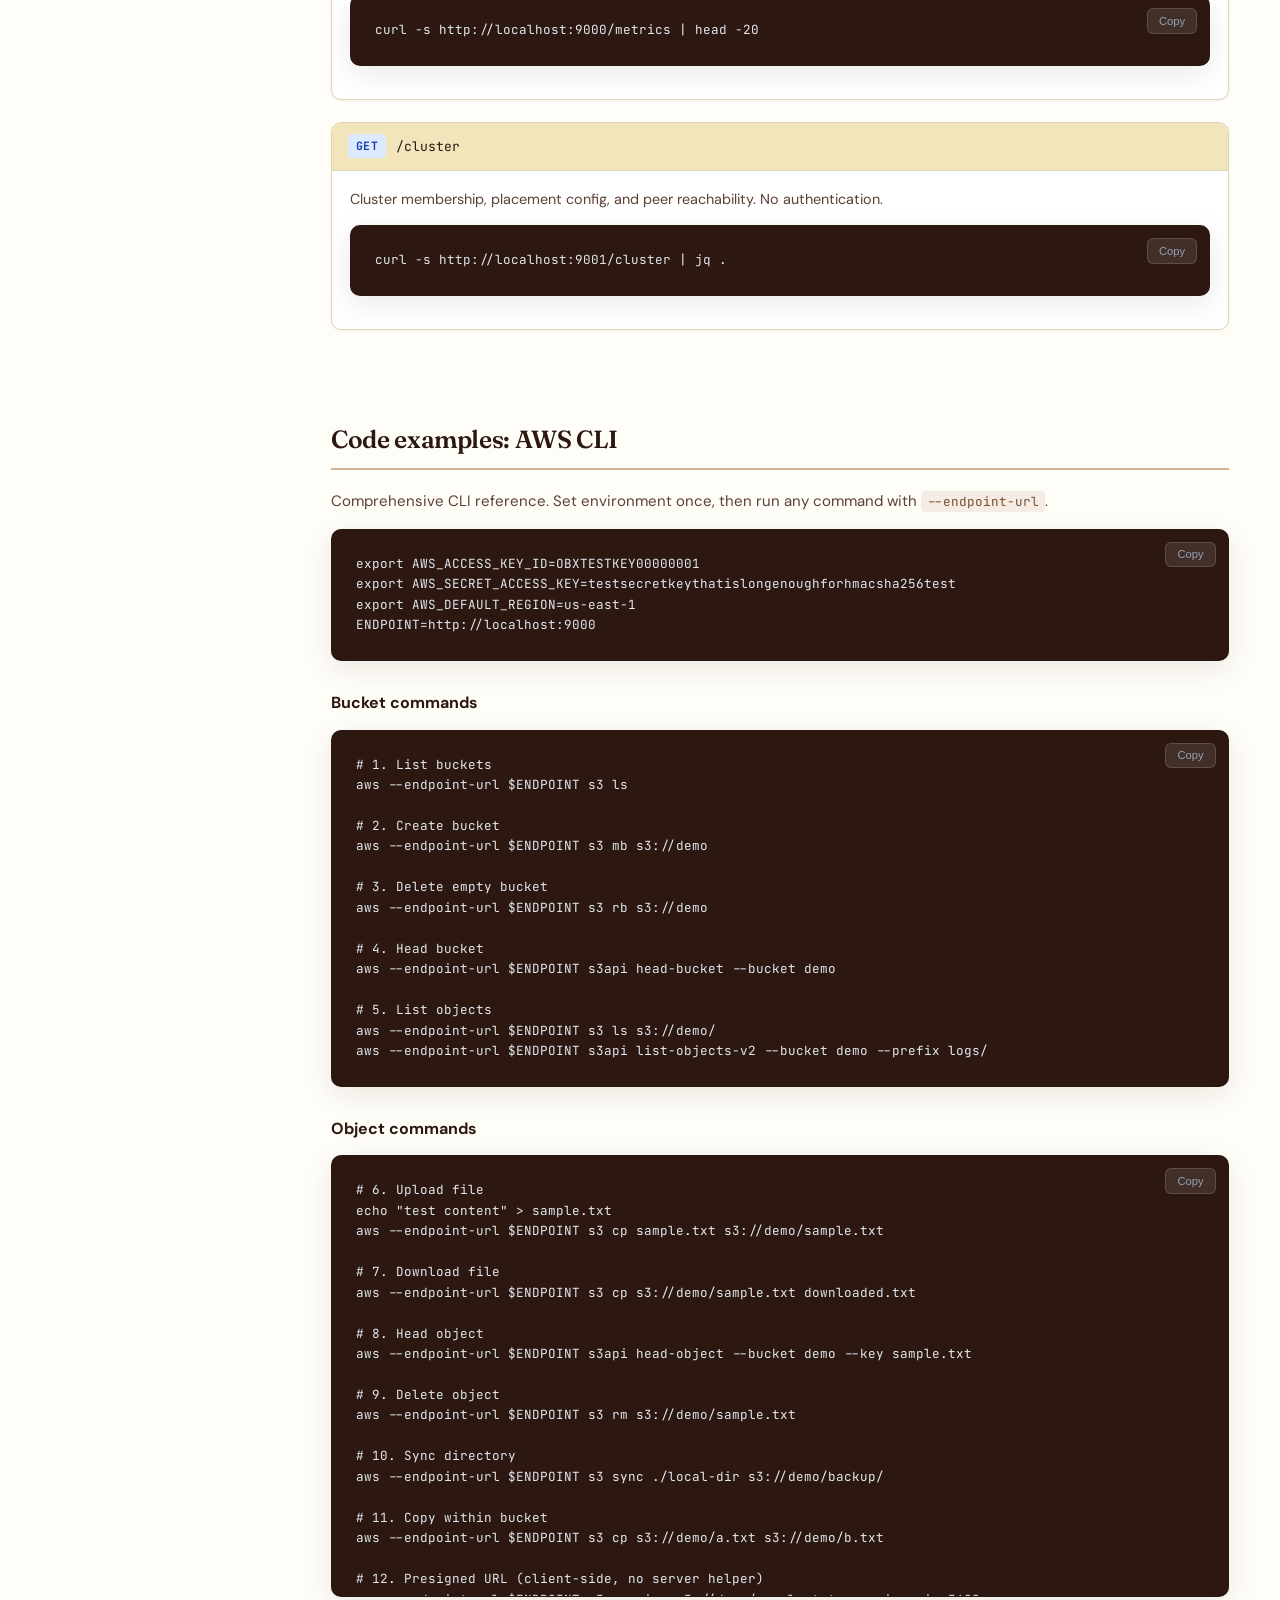
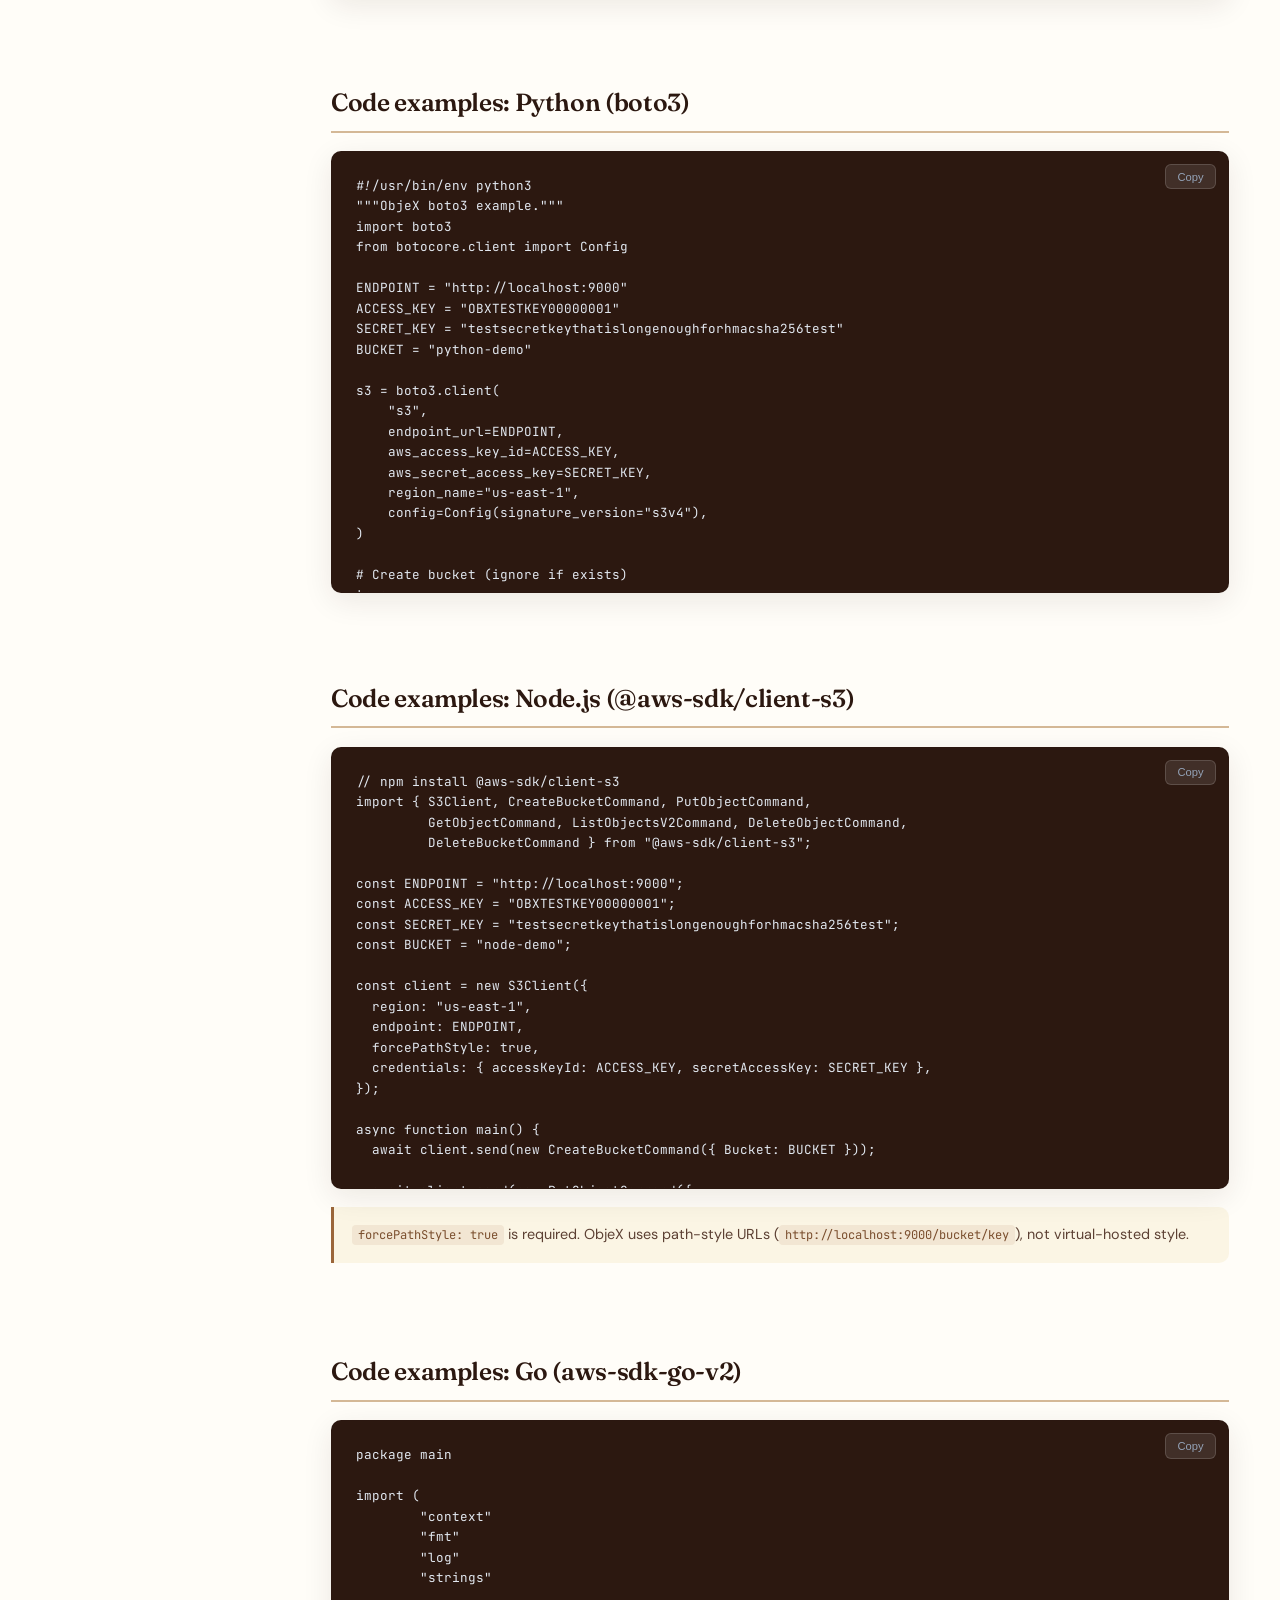
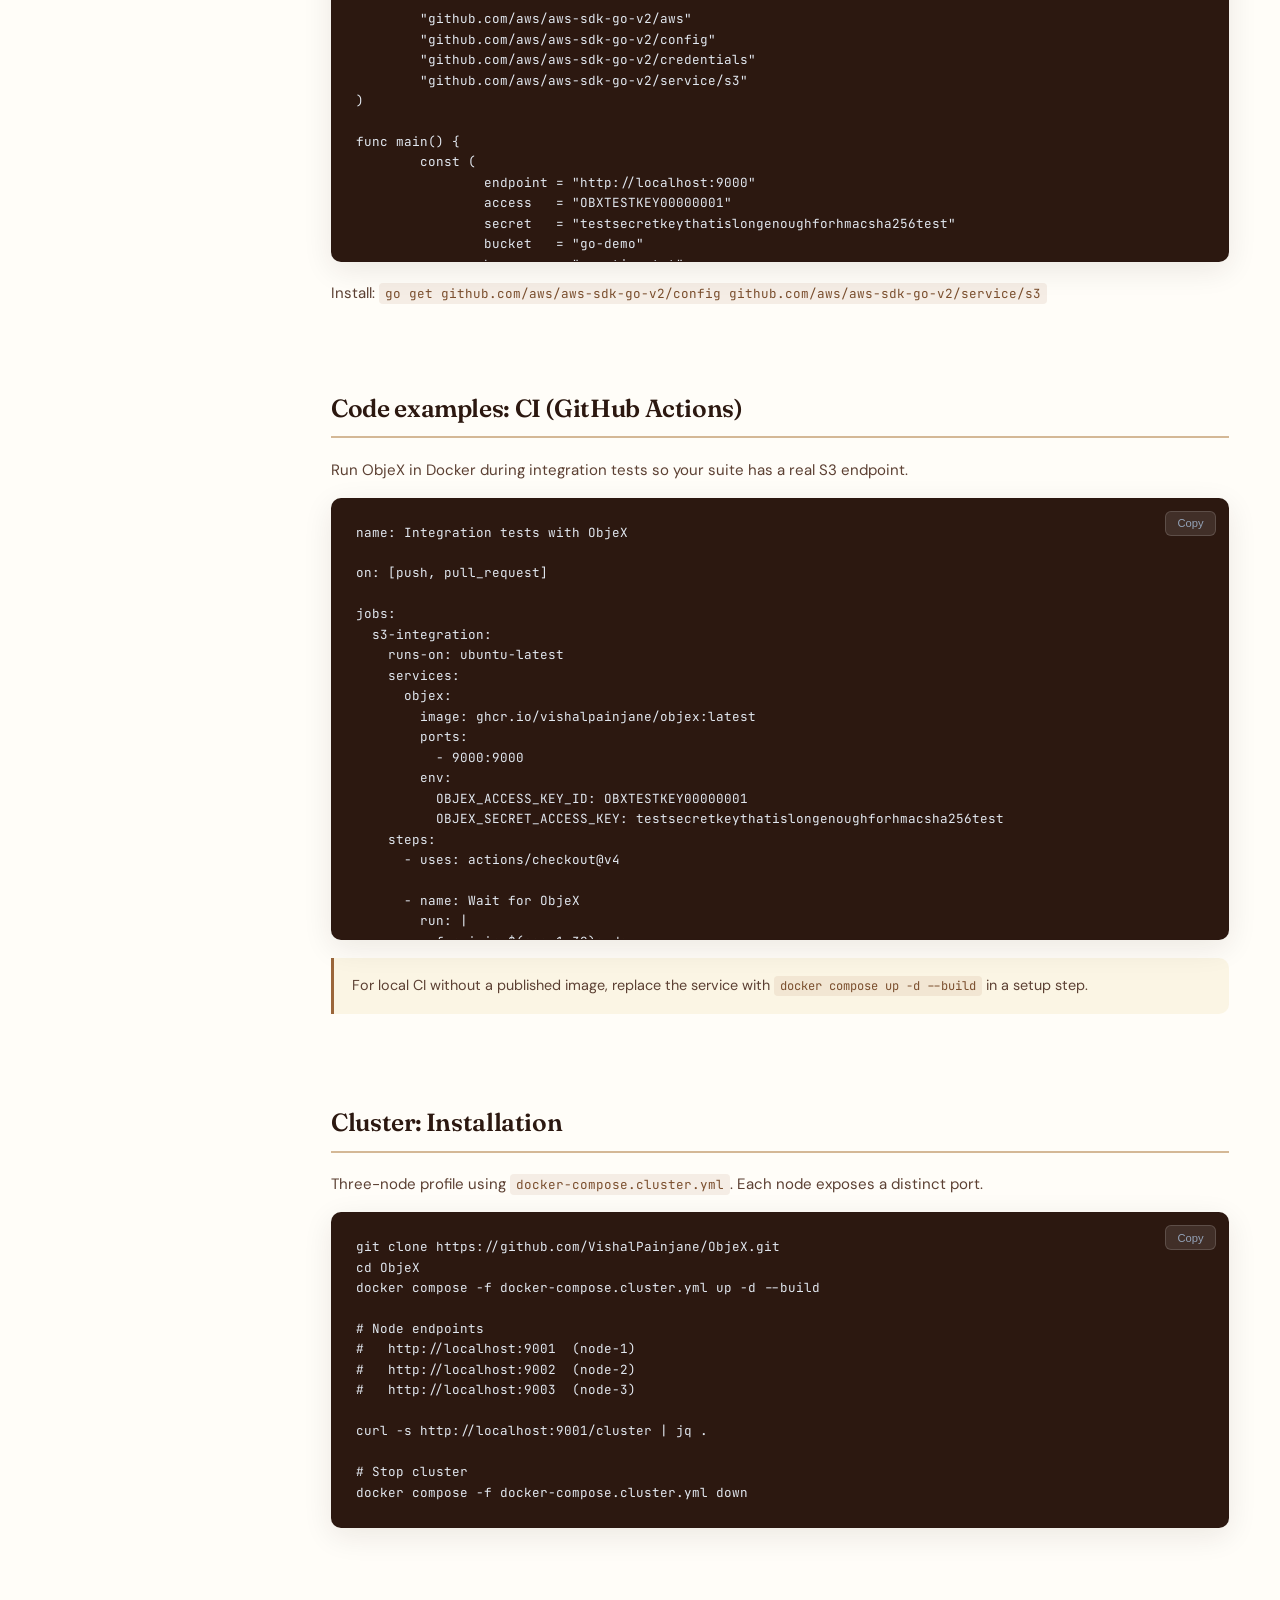
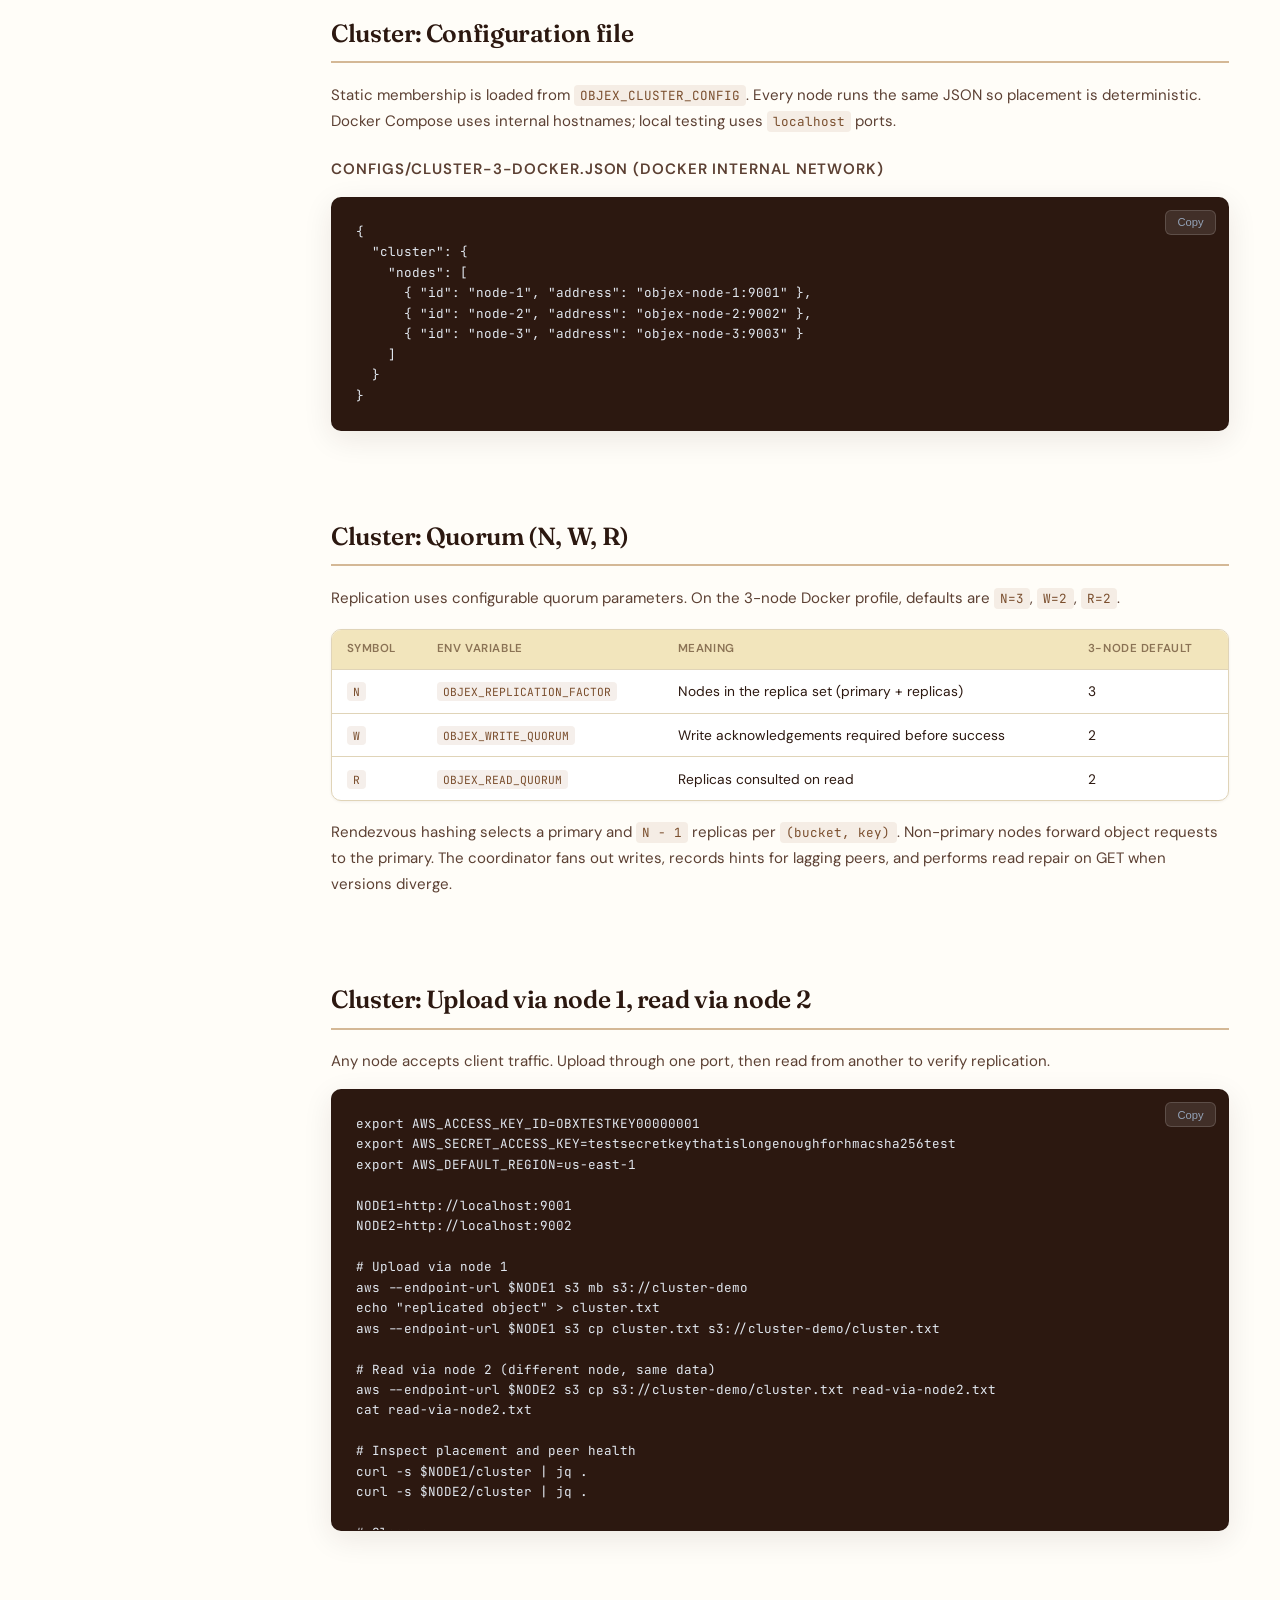
<file: docs/showcase/documentation.html>
<!DOCTYPE html>
<html lang="en">
<head>
  <meta charset="UTF-8" />
  <meta name="viewport" content="width=device-width, initial-scale=1" />
  <meta name="description" content="ObjeX technical documentation: S3 API reference, installation, cluster mode, configuration, and code examples." />
  <title>ObjeX | Technical Documentation</title>
  <link rel="preconnect" href="https://fonts.googleapis.com" />
  <link rel="preconnect" href="https://fonts.gstatic.com" crossorigin />
  <link href="https://fonts.googleapis.com/css2?family=DM+Sans:ital,opsz,wght@0,9..40,400;0,9..40,500;0,9..40,600;0,9..40,700;1,9..40,400&family=Fraunces:ital,opsz,wght@0,9..144,500;0,9..144,600;0,9..144,700;1,9..144,500&family=JetBrains+Mono:wght@400;500;600&display=swap" rel="stylesheet" />
  <link rel="stylesheet" href="css/site.css" />
  <link rel="stylesheet" href="css/documentation.css" />
</head>
<body class="doc-body">

  <nav class="site-nav" id="site-nav">
    <div class="container">
      <a class="nav-brand" href="index.html">
        <svg class="logo-icon" width="34" height="34" viewBox="0 0 34 34" fill="none" aria-hidden="true">
          <rect x="3" y="20" width="28" height="7" rx="1.5" fill="#9B663A"/>
          <rect x="6" y="11" width="22" height="7" rx="1.5" fill="#7A4E2D"/>
          <rect x="9" y="2" width="16" height="7" rx="1.5" fill="#3D2914"/>
        </svg>
        <span class="logo-text">Obje<span class="accent">X</span></span>
      </a>
      <ul class="nav-links" id="nav-links">
        <li><a href="index.html">Home</a></li>
        <li><a href="documentation.html" aria-current="page">Documentation</a></li>
      </ul>
      <div class="nav-actions">
        <a class="btn btn-glass btn-sm" href="https://github.com/VishalPainjane/ObjeX" target="_blank" rel="noopener">GitHub</a>
        <button class="nav-toggle" type="button" id="nav-toggle" aria-label="Menu">Menu</button>
      </div>
    </div>
  </nav>

  <div class="doc-shell">
    <aside class="doc-sidebar" aria-label="Documentation navigation">
      <div class="doc-sidebar-inner">
        <p class="doc-sidebar-title">Technical docs</p>

        <nav class="doc-nav-group">
          <p class="doc-nav-group-label">Getting Started</p>
          <a href="#intro">Introduction</a>
          <a href="#install">Installation</a>
          <a href="#verify">Verify setup</a>
        </nav>

        <nav class="doc-nav-group">
          <p class="doc-nav-group-label">Authentication</p>
          <a href="#auth">SigV4 and tokens</a>
        </nav>

        <nav class="doc-nav-group">
          <p class="doc-nav-group-label">API Reference</p>
          <a href="#api-buckets">Buckets</a>
          <a href="#api-objects">Objects</a>
          <a href="#api-multipart">Multipart</a>
          <a href="#api-batch">Batch delete</a>
          <a href="#api-copy">Copy</a>
          <a href="#api-utils">Utilities</a>
        </nav>

        <nav class="doc-nav-group">
          <p class="doc-nav-group-label">Code Examples</p>
          <a href="#ex-cli">AWS CLI</a>
          <a href="#ex-python">Python (boto3)</a>
          <a href="#ex-node">Node.js SDK</a>
          <a href="#ex-go">Go SDK</a>
          <a href="#ex-ci">CI (GitHub Actions)</a>
        </nav>

        <nav class="doc-nav-group">
          <p class="doc-nav-group-label">Cluster</p>
          <a href="#cluster-install">Cluster install</a>
          <a href="#cluster-config">Cluster config</a>
          <a href="#cluster-quorum">Quorum (N/W/R)</a>
          <a href="#cluster-demo">Cluster demo</a>
        </nav>

        <nav class="doc-nav-group">
          <p class="doc-nav-group-label">Configuration</p>
          <a href="#config-env">Environment variables</a>
          <a href="#config-cluster-json">Cluster JSON</a>
        </nav>

        <nav class="doc-nav-group">
          <p class="doc-nav-group-label">Operations</p>
          <a href="#ops-health">Health checks</a>
          <a href="#ops-metrics">Metrics</a>
          <a href="#ops-jobs">Background jobs</a>
        </nav>

        <nav class="doc-nav-group">
          <p class="doc-nav-group-label">Development</p>
          <a href="#dev-source">Run from source</a>
          <a href="#dev-test">Testing</a>
          <a href="#dev-layout">Project layout</a>
        </nav>

        <nav class="doc-nav-group">
          <p class="doc-nav-group-label">Troubleshooting</p>
          <a href="#troubleshoot">Common errors</a>
        </nav>
      </div>
    </aside>

    <main class="doc-main">
      <header class="doc-hero">
        <p class="doc-hero-label">Reference</p>
        <h1>ObjeX Technical Documentation</h1>
        <p class="doc-lead">
          Complete reference for ObjeX, a self-hosted S3-compatible object store written in Go.
          Metadata lives in SQLite. Payloads are content-addressed files on disk.
          All examples below use the development credentials shipped with Docker Compose.
        </p>
      </header>

      <div class="doc-credentials">
        <p class="doc-credentials-title">Development credentials</p>
        <dl class="doc-credentials-grid">
          <div><dt>Single node</dt><dd><code>http://localhost:9000</code></dd></div>
          <div><dt>Cluster nodes</dt><dd><code>9001</code>, <code>9002</code>, <code>9003</code></dd></div>
          <div><dt>Access key</dt><dd><code>OBXTESTKEY00000001</code></dd></div>
          <div><dt>Secret key</dt><dd><code>testsecretkeythatislongenoughforhmacsha256test</code></dd></div>
          <div><dt>Region</dt><dd><code>us-east-1</code></dd></div>
        </dl>
      </div>

      <!-- Getting Started: intro -->
      <section class="doc-section" id="intro">
        <h2>Introduction</h2>
        <p>
          ObjeX exposes an AWS S3-compatible HTTP API. Clients use the same SDKs, signing rules,
          and HTTP verbs they already use against AWS, pointed at your ObjeX endpoint instead of
          <code>s3.amazonaws.com</code>.
        </p>
        <p>
          The implementation splits concerns deliberately. SQLite holds buckets, object metadata,
          multipart state, credentials, and replication hints. The filesystem stores opaque blobs
          at paths derived from <code>SHA256("{bucket}/{key}")</code>. Writes land as temporary
          files and are renamed into place atomically. ETags are MD5 hex digests (multipart uploads
          use <code>{md5}-{partCount}</code>).
        </p>
        <h3>Use cases</h3>
        <ul>
          <li>Local or air-gapped S3 endpoint for development and integration tests</li>
          <li>CI fixtures without cloud credentials or network dependencies</li>
          <li>Edge or on-prem object storage at modest scale</li>
          <li>Learning distributed storage: placement, quorum, hints, and read repair in readable Go</li>
        </ul>
        <div class="doc-note">
          ObjeX targets correctness and clarity at modest scale. It is not a replacement for
          multi-petabyte erasure-coded fleets. See the architecture docs on GitHub for design deep-dives.
        </div>
      </section>

      <!-- install -->
      <section class="doc-section" id="install">
        <h2>Installation</h2>

        <h3>Docker Compose (recommended)</h3>
        <p>Single-node profile listens on port 9000.</p>
        <div class="code-wrap"><button type="button" class="copy-btn">Copy</button><pre>git clone https://github.com/VishalPainjane/ObjeX.git
cd ObjeX
docker compose up -d --build</pre></div>

        <h3>Run from source</h3>
        <p>Set credentials and data directory before starting the binary.</p>
        <div class="code-wrap"><button type="button" class="copy-btn">Copy</button><pre>export OBJEX_HTTP_ADDRESS=:9000
export OBJEX_DATA_DIR=./data
export OBJEX_ACCESS_KEY_ID=OBXTESTKEY00000001
export OBJEX_SECRET_ACCESS_KEY=testsecretkeythatislongenoughforhmacsha256test

go run ./cmd/objex
# S3 API     -> http://localhost:9000
# Health     -> http://localhost:9000/health/ready
# Metrics    -> http://localhost:9000/metrics</pre></div>

        <h3>Demo scripts</h3>
        <div class="doc-table-wrap">
          <table class="doc-table">
            <thead>
              <tr><th>Platform</th><th>Command</th></tr>
            </thead>
            <tbody>
              <tr><td>Linux / macOS</td><td><code>./scripts/demo.sh</code></td></tr>
              <tr><td>Windows</td><td><code>.\scripts\demo.ps1</code></td></tr>
              <tr><td>3-node cluster</td><td><code>./scripts/demo-cluster.sh</code> or <code>.\scripts\demo-cluster.ps1</code></td></tr>
            </tbody>
          </table>
        </div>
      </section>

      <!-- verify -->
      <section class="doc-section" id="verify">
        <h2>Verify setup</h2>
        <p>Confirm the server is ready, then run a full AWS CLI workflow.</p>

        <h3>Health check</h3>
        <div class="code-wrap"><button type="button" class="copy-btn">Copy</button><pre>curl -sf http://localhost:9000/health/ready
curl -sf http://localhost:9000/health/live</pre></div>

        <h3>AWS CLI workflow</h3>
        <div class="code-wrap"><button type="button" class="copy-btn">Copy</button><pre>export AWS_ACCESS_KEY_ID=OBXTESTKEY00000001
export AWS_SECRET_ACCESS_KEY=testsecretkeythatislongenoughforhmacsha256test
export AWS_DEFAULT_REGION=us-east-1

aws --endpoint-url http://localhost:9000 s3 mb s3://photos
echo "ObjeX works." > hello.txt
aws --endpoint-url http://localhost:9000 s3 cp hello.txt s3://photos/
aws --endpoint-url http://localhost:9000 s3 ls s3://photos/
aws --endpoint-url http://localhost:9000 s3 cp s3://photos/hello.txt downloaded.txt
cat downloaded.txt</pre></div>
      </section>

      <!-- auth -->
      <section class="doc-section" id="auth">
        <h2>Authentication</h2>
        <p>
          All S3 routes require <strong>AWS Signature Version 4</strong> (SigV4). The server validates
          the Authorization header (or presigned query parameters) against credentials stored in SQLite.
          Default region for signing is <code>us-east-1</code>.
        </p>

        <h3>Public routes (no SigV4)</h3>
        <div class="doc-table-wrap">
          <table class="doc-table">
            <thead>
              <tr><th>Method</th><th>Path</th><th>Purpose</th></tr>
            </thead>
            <tbody>
              <tr><td><code>GET</code></td><td><code>/health</code>, <code>/health/live</code>, <code>/health/ready</code></td><td>Liveness and readiness</td></tr>
              <tr><td><code>GET</code></td><td><code>/metrics</code></td><td>Prometheus scrape target</td></tr>
              <tr><td><code>GET</code></td><td><code>/cluster</code></td><td>Cluster membership and peer status</td></tr>
            </tbody>
          </table>
        </div>

        <h3>Internal cluster token</h3>
        <p>
          When <code>OBJEX_CLUSTER_INTERNAL_TOKEN</code> is set, inter-node replication requests must
          include <code>X-ObjeX-Internal-Token</code>. This separates client-facing S3 traffic from
          internal replicate operations and prevents replication loops.
        </p>
        <div class="doc-warning doc-note">
          Change default development credentials before any real deployment. SigV4 protects the API,
          but default keys are public in the repository.
        </div>
      </section>

      <!-- api-buckets -->
      <section class="doc-section" id="api-buckets">
        <h2>API: Buckets</h2>
        <p>Bucket operations map to standard S3 HTTP routes at the service root or bucket path.</p>

        <div class="doc-table-wrap">
          <table class="doc-table">
            <thead>
              <tr><th>Method</th><th>Path</th><th>Action</th></tr>
            </thead>
            <tbody>
              <tr><td><code>GET</code></td><td><code>/</code></td><td>List buckets</td></tr>
              <tr><td><code>PUT</code></td><td><code>/{bucket}</code></td><td>Create bucket</td></tr>
              <tr><td><code>DELETE</code></td><td><code>/{bucket}</code></td><td>Delete bucket</td></tr>
              <tr><td><code>HEAD</code></td><td><code>/{bucket}</code></td><td>Head bucket</td></tr>
              <tr><td><code>GET</code></td><td><code>/{bucket}?list-type=2</code></td><td>List objects (v2)</td></tr>
            </tbody>
          </table>
        </div>

        <div class="doc-api-block">
          <div class="doc-api-head"><span class="doc-method get">GET</span><span>/</span></div>
          <div class="doc-api-body">
            <p>List all buckets for the authenticated account. Response is S3 ListAllMyBuckets XML.</p>
            <div class="code-wrap"><button type="button" class="copy-btn">Copy</button><pre>aws --endpoint-url http://localhost:9000 s3 ls</pre></div>
          </div>
        </div>

        <div class="doc-api-block">
          <div class="doc-api-head"><span class="doc-method put">PUT</span><span>/{bucket}</span></div>
          <div class="doc-api-body">
            <p>Create an empty bucket. Returns 200 on success.</p>
            <div class="code-wrap"><button type="button" class="copy-btn">Copy</button><pre>aws --endpoint-url http://localhost:9000 s3 mb s3://photos
curl -X PUT http://localhost:9000/photos \
  -H "Authorization: AWS4-HMAC-SHA256 ..." \
  -H "x-amz-date: ..."</pre></div>
          </div>
        </div>

        <div class="doc-api-block">
          <div class="doc-api-head"><span class="doc-method delete">DELETE</span><span>/{bucket}</span></div>
          <div class="doc-api-body">
            <p>Delete an empty bucket. Bucket must contain no objects.</p>
            <div class="code-wrap"><button type="button" class="copy-btn">Copy</button><pre>aws --endpoint-url http://localhost:9000 s3 rb s3://photos</pre></div>
          </div>
        </div>

        <div class="doc-api-block">
          <div class="doc-api-head"><span class="doc-method head">HEAD</span><span>/{bucket}</span></div>
          <div class="doc-api-body">
            <p>Check bucket existence. Returns 200 if the bucket exists, 404 otherwise.</p>
            <div class="code-wrap"><button type="button" class="copy-btn">Copy</button><pre>aws --endpoint-url http://localhost:9000 s3api head-bucket --bucket photos</pre></div>
          </div>
        </div>

        <div class="doc-api-block">
          <div class="doc-api-head"><span class="doc-method get">GET</span><span>/{bucket}?list-type=2</span></div>
          <div class="doc-api-body">
            <p>List objects in a bucket (ListObjectsV2). Supports <code>prefix</code>, <code>max-keys</code>, and <code>continuation-token</code>.</p>
            <div class="code-wrap"><button type="button" class="copy-btn">Copy</button><pre>aws --endpoint-url http://localhost:9000 s3 ls s3://photos/
aws --endpoint-url http://localhost:9000 s3api list-objects-v2 --bucket photos --prefix images/</pre></div>
          </div>
        </div>
      </section>

      <!-- api-objects -->
      <section class="doc-section" id="api-objects">
        <h2>API: Objects</h2>

        <div class="doc-table-wrap">
          <table class="doc-table">
            <thead>
              <tr><th>Method</th><th>Path</th><th>Action</th></tr>
            </thead>
            <tbody>
              <tr><td><code>PUT</code></td><td><code>/{bucket}/{key}</code></td><td>Put object</td></tr>
              <tr><td><code>GET</code></td><td><code>/{bucket}/{key}</code></td><td>Get object (supports Range)</td></tr>
              <tr><td><code>HEAD</code></td><td><code>/{bucket}/{key}</code></td><td>Head object</td></tr>
              <tr><td><code>DELETE</code></td><td><code>/{bucket}/{key}</code></td><td>Delete object</td></tr>
            </tbody>
          </table>
        </div>

        <div class="doc-api-block">
          <div class="doc-api-head"><span class="doc-method put">PUT</span><span>/{bucket}/{key}</span></div>
          <div class="doc-api-body">
            <p>Upload object bytes. Body is the raw file content. Response includes ETag header.</p>
            <div class="code-wrap"><button type="button" class="copy-btn">Copy</button><pre>echo "hello world" > hello.txt
aws --endpoint-url http://localhost:9000 s3 cp hello.txt s3://photos/hello.txt</pre></div>
          </div>
        </div>

        <div class="doc-api-block">
          <div class="doc-api-head"><span class="doc-method get">GET</span><span>/{bucket}/{key}</span></div>
          <div class="doc-api-body">
            <p>Download object bytes. Supports <code>Range</code> header for partial reads.</p>
            <div class="code-wrap"><button type="button" class="copy-btn">Copy</button><pre>aws --endpoint-url http://localhost:9000 s3 cp s3://photos/hello.txt out.txt
aws --endpoint-url http://localhost:9000 s3api get-object \
  --bucket photos --key hello.txt out.bin</pre></div>
          </div>
        </div>

        <div class="doc-api-block">
          <div class="doc-api-head"><span class="doc-method head">HEAD</span><span>/{bucket}/{key}</span></div>
          <div class="doc-api-body">
            <p>Return object metadata without body. Includes Content-Length and ETag.</p>
            <div class="code-wrap"><button type="button" class="copy-btn">Copy</button><pre>aws --endpoint-url http://localhost:9000 s3api head-object \
  --bucket photos --key hello.txt</pre></div>
          </div>
        </div>

        <div class="doc-api-block">
          <div class="doc-api-head"><span class="doc-method delete">DELETE</span><span>/{bucket}/{key}</span></div>
          <div class="doc-api-body">
            <p>Delete a single object. In cluster mode, deletion is coordinated with quorum and versioned tombstones.</p>
            <div class="code-wrap"><button type="button" class="copy-btn">Copy</button><pre>aws --endpoint-url http://localhost:9000 s3 rm s3://photos/hello.txt</pre></div>
          </div>
        </div>
      </section>

      <!-- api-multipart -->
      <section class="doc-section" id="api-multipart">
        <h2>API: Multipart uploads</h2>
        <p>Large files can be uploaded in parts. Query parameters select multipart operations on the same object path.</p>

        <div class="doc-table-wrap">
          <table class="doc-table">
            <thead>
              <tr><th>Query</th><th>Method</th><th>Action</th></tr>
            </thead>
            <tbody>
              <tr><td><code>?uploads</code></td><td><code>POST</code></td><td>Initiate multipart upload</td></tr>
              <tr><td><code>?uploadId=…&amp;partNumber=n</code></td><td><code>PUT</code></td><td>Upload part</td></tr>
              <tr><td><code>?uploadId=…</code></td><td><code>POST</code></td><td>Complete upload</td></tr>
              <tr><td><code>?uploadId=…</code></td><td><code>DELETE</code></td><td>Abort upload</td></tr>
              <tr><td><code>?uploads</code></td><td><code>GET</code></td><td>List in-progress uploads</td></tr>
            </tbody>
          </table>
        </div>

        <h3>Full multipart workflow</h3>
        <div class="code-wrap"><button type="button" class="copy-btn">Copy</button><pre>export AWS_ACCESS_KEY_ID=OBXTESTKEY00000001
export AWS_SECRET_ACCESS_KEY=testsecretkeythatislongenoughforhmacsha256test
export AWS_DEFAULT_REGION=us-east-1
ENDPOINT=http://localhost:9000

# Create bucket and large test file
aws --endpoint-url $ENDPOINT s3 mb s3://uploads
dd if=/dev/urandom of=large.bin bs=1M count=10

# Initiate
UPLOAD_ID=$(aws --endpoint-url $ENDPOINT s3api create-multipart-upload \
  --bucket uploads --key large.bin --query UploadId --output text)

# Upload part 1 (first 5 MB)
dd if=large.bin of=part1.bin bs=1M count=5
ETAG1=$(aws --endpoint-url $ENDPOINT s3api upload-part \
  --bucket uploads --key large.bin --part-number 1 \
  --body part1.bin --upload-id "$UPLOAD_ID" --query ETag --output text)

# Upload part 2 (remaining bytes)
dd if=large.bin of=part2.bin bs=1M skip=5
ETAG2=$(aws --endpoint-url $ENDPOINT s3api upload-part \
  --bucket uploads --key large.bin --part-number 2 \
  --body part2.bin --upload-id "$UPLOAD_ID" --query ETag --output text)

# Complete
aws --endpoint-url $ENDPOINT s3api complete-multipart-upload \
  --bucket uploads --key large.bin --upload-id "$UPLOAD_ID" \
  --multipart-upload "Parts=[{ETag=$ETAG1,PartNumber=1},{ETag=$ETAG2,PartNumber=2}]"

# Verify
aws --endpoint-url $ENDPOINT s3api head-object --bucket uploads --key large.bin

# Abort example (if needed before complete)
# aws --endpoint-url $ENDPOINT s3api abort-multipart-upload \
#   --bucket uploads --key large.bin --upload-id "$UPLOAD_ID"</pre></div>
      </section>

      <!-- api-batch -->
      <section class="doc-section" id="api-batch">
        <h2>API: Batch delete</h2>

        <div class="doc-api-block">
          <div class="doc-api-head"><span class="doc-method post">POST</span><span>/{bucket}?delete</span></div>
          <div class="doc-api-body">
            <p>Delete multiple keys in one request. Send XML body with <code>Content-Type: application/xml</code>.</p>
            <div class="code-wrap"><button type="button" class="copy-btn">Copy</button><pre>cat &gt; delete.xml &lt;&lt;'EOF'
&lt;Delete&gt;
  &lt;Object&gt;&lt;Key&gt;file-a.txt&lt;/Key&gt;&lt;/Object&gt;
  &lt;Object&gt;&lt;Key&gt;file-b.txt&lt;/Key&gt;&lt;/Object&gt;
  &lt;Object&gt;&lt;Key&gt;images/old.png&lt;/Key&gt;&lt;/Object&gt;
&lt;/Delete&gt;
EOF

aws --endpoint-url http://localhost:9000 s3api delete-objects \
  --bucket photos \
  --delete file://delete.xml</pre></div>
            <p>Response is S3 <code>DeleteResult</code> XML listing deleted keys and any per-key errors.</p>
          </div>
        </div>
      </section>

      <!-- api-copy -->
      <section class="doc-section" id="api-copy">
        <h2>API: Copy object</h2>

        <div class="doc-api-block">
          <div class="doc-api-head"><span class="doc-method put">PUT</span><span>/{bucket}/{key}</span></div>
          <div class="doc-api-body">
            <p>
              Copy an existing object to a new key using the <code>x-amz-copy-source</code> header.
              Value format: <code>/{source-bucket}/{source-key}</code> (URL-encoded if needed).
            </p>
            <div class="code-wrap"><button type="button" class="copy-btn">Copy</button><pre>aws --endpoint-url http://localhost:9000 s3 cp s3://photos/hello.txt s3://photos/hello-copy.txt

aws --endpoint-url http://localhost:9000 s3api copy-object \
  --bucket photos \
  --key backup/hello.txt \
  --copy-source photos/hello.txt</pre></div>
          </div>
        </div>
      </section>

      <!-- api-utils -->
      <section class="doc-section" id="api-utils">
        <h2>API: Utilities</h2>

        <div class="doc-api-block">
          <div class="doc-api-head"><span class="doc-method get">GET</span><span>/api/presign/{bucket}/{key}</span></div>
          <div class="doc-api-body">
            <p>
              SigV4-protected helper that returns a JSON presigned URL. Query params:
              <code>expires</code> (seconds), optional <code>method</code> (<code>GET</code> or <code>PUT</code>).
            </p>
            <div class="code-wrap"><button type="button" class="copy-btn">Copy</button><pre># Presigned GET (requires SigV4 on this helper endpoint)
curl -s "http://localhost:9000/api/presign/photos/hello.txt?expires=3600" \
  -H "Authorization: ..." | jq -r .url

# Presigned PUT
curl -s "http://localhost:9000/api/presign/photos/new.txt?expires=3600&method=PUT" \
  -H "Authorization: ..." | jq -r .url</pre></div>
          </div>
        </div>

        <div class="doc-api-block">
          <div class="doc-api-head"><span class="doc-method get">GET</span><span>/health/live</span></div>
          <div class="doc-api-body">
            <p>Liveness probe. No authentication. Returns JSON when the process is running.</p>
            <div class="code-wrap"><button type="button" class="copy-btn">Copy</button><pre>curl -s http://localhost:9000/health/live</pre></div>
          </div>
        </div>

        <div class="doc-api-block">
          <div class="doc-api-head"><span class="doc-method get">GET</span><span>/health/ready</span></div>
          <div class="doc-api-body">
            <p>Readiness probe. Checks metadata store and blob directory are writable.</p>
            <div class="code-wrap"><button type="button" class="copy-btn">Copy</button><pre>curl -s http://localhost:9000/health/ready</pre></div>
          </div>
        </div>

        <div class="doc-api-block">
          <div class="doc-api-head"><span class="doc-method get">GET</span><span>/metrics</span></div>
          <div class="doc-api-body">
            <p>Prometheus text exposition. Request, storage, replication, and cluster-forward counters.</p>
            <div class="code-wrap"><button type="button" class="copy-btn">Copy</button><pre>curl -s http://localhost:9000/metrics | head -20</pre></div>
          </div>
        </div>

        <div class="doc-api-block">
          <div class="doc-api-head"><span class="doc-method get">GET</span><span>/cluster</span></div>
          <div class="doc-api-body">
            <p>Cluster membership, placement config, and peer reachability. No authentication.</p>
            <div class="code-wrap"><button type="button" class="copy-btn">Copy</button><pre>curl -s http://localhost:9001/cluster | jq .</pre></div>
          </div>
        </div>
      </section>

      <!-- ex-cli -->
      <section class="doc-section" id="ex-cli">
        <h2>Code examples: AWS CLI</h2>
        <p>Comprehensive CLI reference. Set environment once, then run any command with <code>--endpoint-url</code>.</p>

        <div class="code-wrap"><button type="button" class="copy-btn">Copy</button><pre>export AWS_ACCESS_KEY_ID=OBXTESTKEY00000001
export AWS_SECRET_ACCESS_KEY=testsecretkeythatislongenoughforhmacsha256test
export AWS_DEFAULT_REGION=us-east-1
ENDPOINT=http://localhost:9000</pre></div>

        <h3>Bucket commands</h3>
        <div class="code-wrap"><button type="button" class="copy-btn">Copy</button><pre># 1. List buckets
aws --endpoint-url $ENDPOINT s3 ls

# 2. Create bucket
aws --endpoint-url $ENDPOINT s3 mb s3://demo

# 3. Delete empty bucket
aws --endpoint-url $ENDPOINT s3 rb s3://demo

# 4. Head bucket
aws --endpoint-url $ENDPOINT s3api head-bucket --bucket demo

# 5. List objects
aws --endpoint-url $ENDPOINT s3 ls s3://demo/
aws --endpoint-url $ENDPOINT s3api list-objects-v2 --bucket demo --prefix logs/</pre></div>

        <h3>Object commands</h3>
        <div class="code-wrap"><button type="button" class="copy-btn">Copy</button><pre># 6. Upload file
echo "test content" > sample.txt
aws --endpoint-url $ENDPOINT s3 cp sample.txt s3://demo/sample.txt

# 7. Download file
aws --endpoint-url $ENDPOINT s3 cp s3://demo/sample.txt downloaded.txt

# 8. Head object
aws --endpoint-url $ENDPOINT s3api head-object --bucket demo --key sample.txt

# 9. Delete object
aws --endpoint-url $ENDPOINT s3 rm s3://demo/sample.txt

# 10. Sync directory
aws --endpoint-url $ENDPOINT s3 sync ./local-dir s3://demo/backup/

# 11. Copy within bucket
aws --endpoint-url $ENDPOINT s3 cp s3://demo/a.txt s3://demo/b.txt

# 12. Presigned URL (client-side, no server helper)
aws --endpoint-url $ENDPOINT s3 presign s3://demo/sample.txt --expires-in 3600</pre></div>
      </section>

      <!-- ex-python -->
      <section class="doc-section" id="ex-python">
        <h2>Code examples: Python (boto3)</h2>
        <div class="code-wrap"><button type="button" class="copy-btn">Copy</button><pre>#!/usr/bin/env python3
"""ObjeX boto3 example."""
import boto3
from botocore.client import Config

ENDPOINT = "http://localhost:9000"
ACCESS_KEY = "OBXTESTKEY00000001"
SECRET_KEY = "testsecretkeythatislongenoughforhmacsha256test"
BUCKET = "python-demo"

s3 = boto3.client(
    "s3",
    endpoint_url=ENDPOINT,
    aws_access_key_id=ACCESS_KEY,
    aws_secret_access_key=SECRET_KEY,
    region_name="us-east-1",
    config=Config(signature_version="s3v4"),
)

# Create bucket (ignore if exists)
try:
    s3.create_bucket(Bucket=BUCKET)
except s3.exceptions.BucketAlreadyOwnedByYou:
    pass

# Upload
body = b"Hello from boto3 and ObjeX."
s3.put_object(Bucket=BUCKET, Key="greeting.txt", Body=body)

# Download
resp = s3.get_object(Bucket=BUCKET, Key="greeting.txt")
data = resp["Body"].read()
print(data.decode())

# List
for obj in s3.list_objects_v2(Bucket=BUCKET).get("Contents", []):
    print(obj["Key"], obj["Size"])

# Delete
s3.delete_object(Bucket=BUCKET, Key="greeting.txt")
s3.delete_bucket(Bucket=BUCKET)</pre></div>
      </section>

      <!-- ex-node -->
      <section class="doc-section" id="ex-node">
        <h2>Code examples: Node.js (@aws-sdk/client-s3)</h2>
        <div class="code-wrap"><button type="button" class="copy-btn">Copy</button><pre>// npm install @aws-sdk/client-s3
import { S3Client, CreateBucketCommand, PutObjectCommand,
         GetObjectCommand, ListObjectsV2Command, DeleteObjectCommand,
         DeleteBucketCommand } from "@aws-sdk/client-s3";

const ENDPOINT = "http://localhost:9000";
const ACCESS_KEY = "OBXTESTKEY00000001";
const SECRET_KEY = "testsecretkeythatislongenoughforhmacsha256test";
const BUCKET = "node-demo";

const client = new S3Client({
  region: "us-east-1",
  endpoint: ENDPOINT,
  forcePathStyle: true,
  credentials: { accessKeyId: ACCESS_KEY, secretAccessKey: SECRET_KEY },
});

async function main() {
  await client.send(new CreateBucketCommand({ Bucket: BUCKET }));

  await client.send(new PutObjectCommand({
    Bucket: BUCKET,
    Key: "greeting.txt",
    Body: "Hello from Node.js and ObjeX.",
  }));

  const get = await client.send(new GetObjectCommand({
    Bucket: BUCKET,
    Key: "greeting.txt",
  }));
  console.log(await get.Body.transformToString());

  const list = await client.send(new ListObjectsV2Command({ Bucket: BUCKET }));
  console.log(list.Contents?.map((o) => o.Key));

  await client.send(new DeleteObjectCommand({ Bucket: BUCKET, Key: "greeting.txt" }));
  await client.send(new DeleteBucketCommand({ Bucket: BUCKET }));
}

main().catch(console.error);</pre></div>
        <div class="doc-note">
          <code>forcePathStyle: true</code> is required. ObjeX uses path-style URLs
          (<code>http://localhost:9000/bucket/key</code>), not virtual-hosted style.
        </div>
      </section>

      <!-- ex-go -->
      <section class="doc-section" id="ex-go">
        <h2>Code examples: Go (aws-sdk-go-v2)</h2>
        <div class="code-wrap"><button type="button" class="copy-btn">Copy</button><pre>package main

import (
	"context"
	"fmt"
	"log"
	"strings"

	"github.com/aws/aws-sdk-go-v2/aws"
	"github.com/aws/aws-sdk-go-v2/config"
	"github.com/aws/aws-sdk-go-v2/credentials"
	"github.com/aws/aws-sdk-go-v2/service/s3"
)

func main() {
	const (
		endpoint = "http://localhost:9000"
		access   = "OBXTESTKEY00000001"
		secret   = "testsecretkeythatislongenoughforhmacsha256test"
		bucket   = "go-demo"
		key      = "greeting.txt"
	)

	cfg, err := config.LoadDefaultConfig(context.TODO(),
		config.WithRegion("us-east-1"),
		config.WithCredentialsProvider(credentials.NewStaticCredentialsProvider(access, secret, "")),
	)
	if err != nil {
		log.Fatal(err)
	}

	client := s3.NewFromConfig(cfg, func(o *s3.Options) {
		o.BaseEndpoint = aws.String(endpoint)
		o.UsePathStyle = true
	})

	ctx := context.TODO()

	_, err = client.CreateBucket(ctx, &s3.CreateBucketInput{Bucket: aws.String(bucket)})
	if err != nil && !strings.Contains(err.Error(), "BucketAlreadyOwnedByYou") {
		log.Fatal(err)
	}

	_, err = client.PutObject(ctx, &s3.PutObjectInput{
		Bucket: aws.String(bucket),
		Key:    aws.String(key),
		Body:   strings.NewReader("Hello from Go and ObjeX."),
	})
	if err != nil {
		log.Fatal(err)
	}

	out, err := client.GetObject(ctx, &s3.GetObjectInput{
		Bucket: aws.String(bucket),
		Key:    aws.String(key),
	})
	if err != nil {
		log.Fatal(err)
	}
	defer out.Body.Close()
	buf := make([]byte, 256)
	n, _ := out.Body.Read(buf)
	fmt.Println(string(buf[:n]))
}</pre></div>
        <p>Install: <code>go get github.com/aws/aws-sdk-go-v2/config github.com/aws/aws-sdk-go-v2/service/s3</code></p>
      </section>

      <!-- ex-ci -->
      <section class="doc-section" id="ex-ci">
        <h2>Code examples: CI (GitHub Actions)</h2>
        <p>Run ObjeX in Docker during integration tests so your suite has a real S3 endpoint.</p>
        <div class="code-wrap"><button type="button" class="copy-btn">Copy</button><pre>name: Integration tests with ObjeX

on: [push, pull_request]

jobs:
  s3-integration:
    runs-on: ubuntu-latest
    services:
      objex:
        image: ghcr.io/vishalpainjane/objex:latest
        ports:
          - 9000:9000
        env:
          OBJEX_ACCESS_KEY_ID: OBXTESTKEY00000001
          OBJEX_SECRET_ACCESS_KEY: testsecretkeythatislongenoughforhmacsha256test
    steps:
      - uses: actions/checkout@v4

      - name: Wait for ObjeX
        run: |
          for i in $(seq 1 30); do
            curl -sf http://localhost:9000/health/ready && exit 0
            sleep 2
          done
          exit 1

      - name: Smoke test with AWS CLI
        env:
          AWS_ACCESS_KEY_ID: OBXTESTKEY00000001
          AWS_SECRET_ACCESS_KEY: testsecretkeythatislongenoughforhmacsha256test
          AWS_DEFAULT_REGION: us-east-1
        run: |
          aws --endpoint-url http://localhost:9000 s3 mb s3://ci-test
          echo "ci ok" > ci.txt
          aws --endpoint-url http://localhost:9000 s3 cp ci.txt s3://ci-test/
          aws --endpoint-url http://localhost:9000 s3 ls s3://ci-test/

      - name: Run application tests
        env:
          S3_ENDPOINT: http://localhost:9000
          AWS_ACCESS_KEY_ID: OBXTESTKEY00000001
          AWS_SECRET_ACCESS_KEY: testsecretkeythatislongenoughforhmacsha256test
        run: npm test</pre></div>
        <div class="doc-note">
          For local CI without a published image, replace the service with
          <code>docker compose up -d --build</code> in a setup step.
        </div>
      </section>

      <!-- cluster-install -->
      <section class="doc-section" id="cluster-install">
        <h2>Cluster: Installation</h2>
        <p>Three-node profile using <code>docker-compose.cluster.yml</code>. Each node exposes a distinct port.</p>
        <div class="code-wrap"><button type="button" class="copy-btn">Copy</button><pre>git clone https://github.com/VishalPainjane/ObjeX.git
cd ObjeX
docker compose -f docker-compose.cluster.yml up -d --build

# Node endpoints
#   http://localhost:9001  (node-1)
#   http://localhost:9002  (node-2)
#   http://localhost:9003  (node-3)

curl -s http://localhost:9001/cluster | jq .

# Stop cluster
docker compose -f docker-compose.cluster.yml down</pre></div>
      </section>

      <!-- cluster-config -->
      <section class="doc-section" id="cluster-config">
        <h2>Cluster: Configuration file</h2>
        <p>
          Static membership is loaded from <code>OBJEX_CLUSTER_CONFIG</code>. Every node runs the same
          JSON so placement is deterministic. Docker Compose uses internal hostnames; local testing
          uses <code>localhost</code> ports.
        </p>
        <p class="doc-pre-label">configs/cluster-3-docker.json (Docker internal network)</p>
        <div class="code-wrap"><button type="button" class="copy-btn">Copy</button><pre>{
  "cluster": {
    "nodes": [
      { "id": "node-1", "address": "objex-node-1:9001" },
      { "id": "node-2", "address": "objex-node-2:9002" },
      { "id": "node-3", "address": "objex-node-3:9003" }
    ]
  }
}</pre></div>
      </section>

      <!-- cluster-quorum -->
      <section class="doc-section" id="cluster-quorum">
        <h2>Cluster: Quorum (N, W, R)</h2>
        <p>
          Replication uses configurable quorum parameters. On the 3-node Docker profile, defaults are
          <code>N=3</code>, <code>W=2</code>, <code>R=2</code>.
        </p>
        <div class="doc-table-wrap">
          <table class="doc-table">
            <thead>
              <tr><th>Symbol</th><th>Env variable</th><th>Meaning</th><th>3-node default</th></tr>
            </thead>
            <tbody>
              <tr><td><code>N</code></td><td><code>OBJEX_REPLICATION_FACTOR</code></td><td>Nodes in the replica set (primary + replicas)</td><td>3</td></tr>
              <tr><td><code>W</code></td><td><code>OBJEX_WRITE_QUORUM</code></td><td>Write acknowledgements required before success</td><td>2</td></tr>
              <tr><td><code>R</code></td><td><code>OBJEX_READ_QUORUM</code></td><td>Replicas consulted on read</td><td>2</td></tr>
            </tbody>
          </table>
        </div>
        <p>
          Rendezvous hashing selects a primary and <code>N - 1</code> replicas per <code>(bucket, key)</code>.
          Non-primary nodes forward object requests to the primary. The coordinator fans out writes,
          records hints for lagging peers, and performs read repair on GET when versions diverge.
        </p>
      </section>

      <!-- cluster-demo -->
      <section class="doc-section" id="cluster-demo">
        <h2>Cluster: Upload via node 1, read via node 2</h2>
        <p>Any node accepts client traffic. Upload through one port, then read from another to verify replication.</p>
        <div class="code-wrap"><button type="button" class="copy-btn">Copy</button><pre>export AWS_ACCESS_KEY_ID=OBXTESTKEY00000001
export AWS_SECRET_ACCESS_KEY=testsecretkeythatislongenoughforhmacsha256test
export AWS_DEFAULT_REGION=us-east-1

NODE1=http://localhost:9001
NODE2=http://localhost:9002

# Upload via node 1
aws --endpoint-url $NODE1 s3 mb s3://cluster-demo
echo "replicated object" > cluster.txt
aws --endpoint-url $NODE1 s3 cp cluster.txt s3://cluster-demo/cluster.txt

# Read via node 2 (different node, same data)
aws --endpoint-url $NODE2 s3 cp s3://cluster-demo/cluster.txt read-via-node2.txt
cat read-via-node2.txt

# Inspect placement and peer health
curl -s $NODE1/cluster | jq .
curl -s $NODE2/cluster | jq .

# Cleanup
aws --endpoint-url $NODE1 s3 rm s3://cluster-demo/cluster.txt
aws --endpoint-url $NODE1 s3 rb s3://cluster-demo</pre></div>
      </section>

      <!-- config-env -->
      <section class="doc-section" id="config-env">
        <h2>Configuration: Environment variables</h2>
        <div class="doc-table-wrap">
          <table class="doc-table">
            <thead>
              <tr><th>Variable</th><th>Default</th><th>Description</th></tr>
            </thead>
            <tbody>
              <tr><td><code>OBJEX_HTTP_ADDRESS</code></td><td><code>:9000</code></td><td>HTTP listen address</td></tr>
              <tr><td><code>OBJEX_DATA_DIR</code></td><td><code>./data</code></td><td>SQLite database and blob root</td></tr>
              <tr><td><code>OBJEX_PUBLIC_URL</code></td><td>derived from request</td><td>Base URL for presigned links</td></tr>
              <tr><td><code>OBJEX_ACCESS_KEY_ID</code></td><td>(none)</td><td>S3 access key (required for SigV4)</td></tr>
              <tr><td><code>OBJEX_SECRET_ACCESS_KEY</code></td><td>(none)</td><td>S3 secret key</td></tr>
              <tr><td><code>OBJEX_MAX_UPLOAD_BYTES</code></td><td><code>0</code> (unlimited)</td><td>Per-request upload cap</td></tr>
              <tr><td><code>OBJEX_CLUSTER_CONFIG</code></td><td>(none)</td><td>Path to cluster membership JSON</td></tr>
              <tr><td><code>OBJEX_NODE_ID</code></td><td><code>node-1</code></td><td>This node's identity in the cluster</td></tr>
              <tr><td><code>OBJEX_REPLICATION_FACTOR</code></td><td><code>1</code></td><td><code>N</code>, nodes in the replica set</td></tr>
              <tr><td><code>OBJEX_WRITE_QUORUM</code></td><td><code>1</code></td><td><code>W</code>, write acknowledgements required</td></tr>
              <tr><td><code>OBJEX_READ_QUORUM</code></td><td><code>1</code></td><td><code>R</code>, replicas consulted on read</td></tr>
              <tr><td><code>OBJEX_CLUSTER_INTERNAL_TOKEN</code></td><td>(none)</td><td>Shared secret for inter-node requests</td></tr>
            </tbody>
          </table>
        </div>
      </section>

      <!-- config-cluster-json -->
      <section class="doc-section" id="config-cluster-json">
        <h2>Configuration: Cluster JSON sample</h2>
        <p>Local development outside Docker uses <code>configs/cluster-3.json</code> with localhost ports.</p>
        <div class="code-wrap"><button type="button" class="copy-btn">Copy</button><pre>{
  "cluster": {
    "nodes": [
      { "id": "node-1", "address": "localhost:9001" },
      { "id": "node-2", "address": "localhost:9002" },
      { "id": "node-3", "address": "localhost:9003" }
    ]
  }
}</pre></div>
        <div class="code-wrap"><button type="button" class="copy-btn">Copy</button><pre>export OBJEX_CLUSTER_CONFIG=./configs/cluster-3.json
export OBJEX_NODE_ID=node-1
export OBJEX_REPLICATION_FACTOR=3
export OBJEX_WRITE_QUORUM=2
export OBJEX_READ_QUORUM=2
go run ./cmd/objex</pre></div>
      </section>

      <!-- ops-health -->
      <section class="doc-section" id="ops-health">
        <h2>Operations: Health checks</h2>
        <div class="code-wrap"><button type="button" class="copy-btn">Copy</button><pre># Liveness: process is running
curl -s http://localhost:9000/health/live

# Readiness: metadata + blob store writable
curl -s http://localhost:9000/health/ready

# Generic health (also supported)
curl -s http://localhost:9000/health</pre></div>
        <p>Use <code>/health/ready</code> for Kubernetes readiness probes and Docker healthchecks.</p>
      </section>

      <!-- ops-metrics -->
      <section class="doc-section" id="ops-metrics">
        <h2>Operations: Metrics</h2>
        <p>Prometheus text format at <code>/metrics</code>. No authentication required.</p>
        <div class="code-wrap"><button type="button" class="copy-btn">Copy</button><pre># Scrape all metrics
curl -s http://localhost:9000/metrics

# Filter request counters
curl -s http://localhost:9000/metrics | grep objex_http

# Cluster node metrics
curl -s http://localhost:9001/metrics | grep objex_cluster</pre></div>
        <p>Metrics cover HTTP requests, storage operations, replication, and cluster forwarding.</p>
      </section>

      <!-- ops-jobs -->
      <section class="doc-section" id="ops-jobs">
        <h2>Operations: Background jobs</h2>
        <p>The main binary starts maintenance workers automatically from <code>cmd/objex</code>.</p>
        <ul>
          <li><strong>Orphan blob cleanup</strong>: metadata says deleted, but the file still exists on disk</li>
          <li><strong>Multipart cleanup</strong>: abandoned upload sessions past expiry are removed</li>
          <li><strong>Integrity verification</strong>: re-hash stored bytes and compare to recorded ETag</li>
        </ul>
        <div class="doc-note">
          Jobs run in the background without separate CLI flags. Tune intervals via environment if
          documented in <code>internal/jobs</code> source.
        </div>
      </section>

      <!-- dev-source -->
      <section class="doc-section" id="dev-source">
        <h2>Development: Run from source</h2>
        <div class="code-wrap"><button type="button" class="copy-btn">Copy</button><pre>git clone https://github.com/VishalPainjane/ObjeX.git
cd ObjeX

export OBJEX_ACCESS_KEY_ID=OBXTESTKEY00000001
export OBJEX_SECRET_ACCESS_KEY=testsecretkeythatislongenoughforhmacsha256test
export OBJEX_DATA_DIR=./data

go run ./cmd/objex</pre></div>
      </section>

      <!-- dev-test -->
      <section class="doc-section" id="dev-test">
        <h2>Development: Testing</h2>
        <div class="code-wrap"><button type="button" class="copy-btn">Copy</button><pre># Unit and integration tests
go test ./...

# Race detector (CI runs this on every push)
go test -race ./...

# Static analysis and build
go vet ./...
go build ./...</pre></div>
        <p>Integration tests spin up <code>httptest</code> servers with in-memory SQLite and temp blob directories. Cluster tests use multi-node helpers in <code>internal/api/cluster_env_test.go</code>.</p>
      </section>

      <!-- dev-layout -->
      <section class="doc-section" id="dev-layout">
        <h2>Development: Project layout</h2>
        <div class="code-wrap"><button type="button" class="copy-btn">Copy</button><pre>cmd/objex/              Main server binary
internal/
  api/                  S3 HTTP handler and integration tests
  auth/                 SigV4, presign, internal cluster token
  cluster/              Placement, proxy forwarding, peer health
  config/               Environment and cluster JSON loading
  jobs/                 Background maintenance and integrity checks
  metadata/sqlite/      Buckets, objects, multipart, hints, credentials
  object/               Domain service (put/get/delete, multipart, copy)
  quorum/               N/R/W quorum math
  replication/          Coordinator, replicator, hints, healing
  s3/                   XML responses and batch-delete parsing
  storage/filesystem/   Content-addressable blob store
  validation/           Bucket and key validators
configs/                Sample cluster membership files
docs/
  architecture/         Design deep-dives
  showcase/             Landing page and this documentation
docker-compose.yml      Single-node profile
docker-compose.cluster.yml   Three-node profile</pre></div>
      </section>

      <!-- troubleshoot -->
      <section class="doc-section" id="troubleshoot">
        <h2>Troubleshooting</h2>
        <p class="doc-section-intro">Common errors and how to resolve them during local development or cluster testing.</p>

        <div class="doc-issues">
          <article class="doc-issue">
            <h3>403 Forbidden / SignatureDoesNotMatch</h3>
            <p>Verify access key, secret key, and region (<code>us-east-1</code>). Ensure the clock is accurate. For presigned URLs, check expiry and that the URL was not modified.</p>
          </article>
          <article class="doc-issue">
            <h3>Connection refused on port 9000</h3>
            <p>Confirm ObjeX is running: <code>docker compose ps</code> or check the <code>go run</code> process. Cluster nodes use 9001, 9002, 9003.</p>
          </article>
          <article class="doc-issue">
            <h3>404 NoSuchBucket / NoSuchKey</h3>
            <p>Create the bucket first with <code>s3 mb</code>. Keys are case-sensitive. Path-style URLs require <code>forcePathStyle</code> in SDK clients.</p>
          </article>
          <article class="doc-issue">
            <h3>BucketAlreadyExists</h3>
            <p>Bucket names are global within the ObjeX instance. Pick a different name or delete the existing bucket if empty.</p>
          </article>
          <article class="doc-issue">
            <h3>Cluster read returns stale or missing data</h3>
            <p>Check <code>/cluster</code> for peer reachability. Writes need <code>W</code> acknowledgements. A lagging replica may catch up via hints or read repair on GET.</p>
          </article>
          <article class="doc-issue">
            <h3>Upload fails with size limit</h3>
            <p>If <code>OBJEX_MAX_UPLOAD_BYTES</code> is set, requests larger than the cap are rejected. Default is unlimited (<code>0</code>).</p>
          </article>
        </div>

        <div class="doc-warning doc-note">
          For deeper design context, see architecture docs on GitHub:
          <a href="https://github.com/VishalPainjane/ObjeX/tree/main/docs/architecture">docs/architecture</a>.
        </div>
      </section>

      <footer class="doc-footer">
        <div class="doc-footer-inner">
          <div class="doc-footer-brand">
            <span class="doc-footer-logo">ObjeX</span>
            <span class="doc-footer-tag">Technical documentation</span>
          </div>
          <nav class="doc-footer-links" aria-label="Footer">
            <a href="index.html">Home</a>
            <a href="documentation.html">Documentation</a>
            <a href="https://github.com/VishalPainjane/ObjeX" target="_blank" rel="noopener">GitHub</a>
            <a href="https://github.com/VishalPainjane/ObjeX/tree/main/docs/architecture" target="_blank" rel="noopener">Architecture</a>
          </nav>
        </div>
      </footer>
    </main>
  </div>

  <button type="button" class="doc-back-top" id="doc-back-top" aria-label="Back to top">Top</button>

  <script src="js/documentation.js"></script>
</body>
</html>
</file>
<file: docs/showcase/css/site.css>
/* ObjeX showcase: warm editorial palette */

:root {
  --bg: #f2e5bc;
  --bg-alt: #fffdf8;
  --surface: #ffffff;
  --border: #e0d4b8;
  --border-strong: #c4a574;
  --text: #2c1810;
  --text-secondary: #5c4033;
  --text-muted: #8b7355;
  --accent: #9b663a;
  --accent-hover: #7a4e2d;
  --accent-soft: #ebeadd;
  --accent-border: #d4b896;
  --accent-glow: rgba(155, 102, 58, 0.22);
  --dark: #2c1810;
  --terminal-bg: #2c1810;
  --terminal-out: #d4a574;
  --shadow-sm: 0 1px 3px rgba(44, 24, 16, 0.06);
  --shadow-md: 0 8px 30px rgba(44, 24, 16, 0.09);
  --shadow-lg: 0 20px 50px rgba(44, 24, 16, 0.12);
  --radius: 14px;
  --radius-sm: 10px;
  --radius-lg: 20px;
  --mono: "JetBrains Mono", ui-monospace, monospace;
  --sans: "DM Sans", system-ui, sans-serif;
  --serif: "Fraunces", Georgia, serif;
  --max: 1120px;
  --nav-h: 72px;
  --ease: cubic-bezier(0.22, 1, 0.36, 1);
}

*, *::before, *::after { box-sizing: border-box; margin: 0; padding: 0; }

html {
  scroll-padding-top: calc(var(--nav-h) + 1rem);
}

body {
  font-family: var(--sans);
  background-color: var(--bg);
  color: var(--text);
  line-height: 1.6;
  -webkit-font-smoothing: antialiased;
  overflow-x: hidden;
}

/* Dotted grid background */
body::before {
  content: "";
  position: fixed;
  inset: 0;
  z-index: -2;
  background-color: var(--bg);
  background-image: radial-gradient(circle, #c4a57455 1px, transparent 1px);
  background-size: 24px 24px;
  mask-image: linear-gradient(to bottom, black 0%, black 70%, transparent 100%);
  -webkit-mask-image: linear-gradient(to bottom, black 0%, black 70%, transparent 100%);
  pointer-events: none;
}

body::after {
  content: "";
  position: fixed;
  inset: 0;
  z-index: -1;
  background:
    radial-gradient(ellipse 90% 60% at 50% -20%, rgba(155, 102, 58, 0.12), transparent 55%),
    radial-gradient(ellipse 50% 40% at 100% 0%, rgba(196, 165, 116, 0.15), transparent 50%);
  pointer-events: none;
}

a { color: var(--accent); text-decoration: none; }
a:hover { color: var(--accent-hover); }

.container {
  width: min(100% - 2.5rem, var(--max));
  margin-inline: auto;
}

/* ----- Nav ----- */

.site-nav {
  position: fixed;
  top: 0; left: 0; right: 0;
  z-index: 200;
  height: var(--nav-h);
  transition: background 0.3s var(--ease), border-color 0.3s, box-shadow 0.3s;
}

.site-nav.scrolled {
  background: rgba(255, 253, 248, 0.82);
  backdrop-filter: blur(20px) saturate(1.4);
  -webkit-backdrop-filter: blur(20px) saturate(1.4);
  border-bottom: 1px solid rgba(224, 212, 184, 0.9);
  box-shadow: 0 1px 0 rgba(255,255,255,0.8) inset, var(--shadow-sm);
}

.site-nav .container {
  display: flex;
  align-items: center;
  justify-content: space-between;
  height: 100%;
}

.nav-brand {
  display: flex;
  align-items: center;
  gap: 0.6rem;
  font-weight: 800;
  font-size: 1.2rem;
  color: var(--text);
  letter-spacing: -0.04em;
  text-decoration: none !important;
}

.logo-icon {
  flex-shrink: 0;
  display: block;
}

.nav-brand .logo-text {
  font-family: var(--serif);
  font-weight: 600;
  letter-spacing: -0.03em;
}

.nav-brand .accent {
  color: var(--accent);
  font-style: italic;
}

.nav-links {
  display: flex;
  gap: 1.75rem;
  list-style: none;
}

.nav-links a {
  color: var(--text-secondary);
  font-size: 0.875rem;
  font-weight: 500;
  transition: color 0.2s;
}

.nav-links a:hover { color: var(--text); text-decoration: none; }

.nav-actions { display: flex; align-items: center; gap: 0.65rem; }

.nav-toggle {
  display: none;
  border: 1px solid var(--border);
  background: rgba(255,255,255,0.8);
  border-radius: var(--radius-sm);
  padding: 0.4rem 0.65rem;
  cursor: pointer;
  font-size: 0.8rem;
}

/* ----- Glass buttons ----- */

.btn {
  display: inline-flex;
  align-items: center;
  justify-content: center;
  gap: 0.45rem;
  padding: 0.65rem 1.2rem;
  border-radius: var(--radius-sm);
  font-weight: 600;
  font-size: 0.875rem;
  cursor: pointer;
  transition: transform 0.25s var(--ease), box-shadow 0.25s, background 0.25s, border-color 0.25s;
  text-decoration: none !important;
  position: relative;
  overflow: hidden;
}

.btn::before {
  content: "";
  position: absolute;
  inset: 0;
  background: linear-gradient(135deg, rgba(255,255,255,0.35) 0%, transparent 50%);
  opacity: 0;
  transition: opacity 0.25s;
}

.btn:hover::before { opacity: 1; }

.btn:hover { transform: translateY(-2px); }
.btn:active { transform: translateY(0); }

.btn-glass {
  background: rgba(255, 255, 255, 0.55);
  backdrop-filter: blur(12px);
  -webkit-backdrop-filter: blur(12px);
  border: 1px solid rgba(255, 255, 255, 0.9);
  color: var(--text);
  box-shadow: 0 2px 8px rgba(15, 23, 42, 0.06), inset 0 1px 0 rgba(255,255,255,0.9);
}

.btn-glass:hover {
  background: rgba(255, 255, 255, 0.85);
  box-shadow: var(--shadow-md), inset 0 1px 0 #fff;
  color: var(--text);
}

.btn-primary {
  background: linear-gradient(135deg, #3d2914 0%, #2c1810 100%);
  color: #f2e5bc;
  border: 1px solid rgba(255,255,255,0.08);
  box-shadow: 0 4px 14px rgba(44, 24, 16, 0.28), inset 0 1px 0 rgba(255,255,255,0.08);
}

.btn-primary:hover { color: #fff; box-shadow: 0 8px 24px rgba(44, 24, 16, 0.32); }

.btn-accent {
  background: linear-gradient(135deg, #9b663a 0%, #7a4e2d 100%);
  color: #fffdf8;
  border: 1px solid rgba(255,255,255,0.15);
  box-shadow: 0 4px 14px var(--accent-glow);
}

.btn-accent:hover { color: #fff; }

.btn-sm { padding: 0.5rem 1rem; font-size: 0.8rem; }

.btn-ghost {
  background: transparent;
  border: 1px solid var(--border);
  color: var(--text-secondary);
}

.btn-ghost:hover { background: var(--bg-alt); color: var(--text); }

/* ----- Hero ----- */

.hero {
  padding: calc(var(--nav-h) + 2.5rem) 0 2.5rem;
  display: flex;
  align-items: center;
}

.hero-grid {
  display: grid;
  grid-template-columns: 1fr 1fr;
  gap: 3.5rem;
  align-items: center;
}

.hero-copy { max-width: 540px; }

.hero-badge {
  display: inline-flex;
  align-items: center;
  gap: 0.5rem;
  padding: 0.35rem 0.9rem;
  background: rgba(255,255,255,0.7);
  backdrop-filter: blur(8px);
  border: 1px solid var(--border);
  border-radius: 999px;
  font-size: 0.78rem;
  font-weight: 600;
  color: var(--text-secondary);
  margin-bottom: 1.5rem;
  box-shadow: var(--shadow-sm);
}

.hero-badge .dot {
  width: 7px; height: 7px;
  border-radius: 50%;
  background: var(--accent);
  animation: pulse 2s ease infinite;
}

@keyframes pulse {
  0%, 100% { opacity: 1; transform: scale(1); }
  50% { opacity: 0.6; transform: scale(0.85); }
}

.hero h1 {
  font-family: var(--serif);
  font-size: clamp(2.35rem, 4.8vw, 3.25rem);
  font-weight: 600;
  letter-spacing: -0.03em;
  line-height: 1.12;
}

.hero h1 .highlight {
  color: var(--accent);
  font-style: italic;
}

.hero-lead {
  margin-top: 1.25rem;
  font-size: 1.05rem;
  color: var(--text-secondary);
  line-height: 1.7;
  max-width: 46ch;
}

.hero-actions {
  display: flex;
  flex-wrap: wrap;
  gap: 0.75rem;
  margin-top: 2rem;
}

.hero-visual { position: relative; }

.hero-glow {
  position: absolute;
  inset: -20%;
  background: radial-gradient(circle, var(--accent-glow) 0%, transparent 70%);
  filter: blur(40px);
  z-index: 0;
}

.terminal {
  position: relative;
  z-index: 1;
  border-radius: var(--radius);
  border: 1px solid var(--border);
  background: var(--terminal-bg);
  box-shadow: var(--shadow-lg);
  overflow: hidden;
}

.terminal-bar {
  display: flex;
  align-items: center;
  gap: 0.4rem;
  padding: 0.85rem 1rem;
  background: rgba(255,255,255,0.04);
  border-bottom: 1px solid rgba(255,255,255,0.06);
}

.t-dot { width: 11px; height: 11px; border-radius: 50%; }
.t-dot.r { background: #ff5f57; }
.t-dot.y { background: #febc2e; }
.t-dot.g { background: #28c840; }

.terminal-title {
  margin-left: 0.5rem;
  font-size: 0.72rem;
  color: #64748b;
  font-family: var(--mono);
}

.terminal-body {
  padding: 1.5rem 1.75rem;
  font-family: var(--mono);
  font-size: 0.85rem;
  line-height: 1.9;
  min-height: 140px;
}

.terminal-line { color: #94a3b8; }
.terminal-line .prompt { color: #64748b; margin-right: 0.5rem; }
.terminal-line .cmd { color: #e2e8f0; }
.terminal-line .out { color: var(--terminal-out); display: block; margin-top: 0.15rem; }

.cursor-blink {
  display: inline-block;
  width: 8px; height: 1em;
  background: var(--terminal-out);
  margin-left: 2px;
  vertical-align: text-bottom;
  animation: blink 1s step-end infinite;
}

@keyframes blink { 50% { opacity: 0; } }

/* ----- Sections ----- */

.section { padding: 5rem 0; }

.section-alt {
  background: rgba(255, 253, 248, 0.72);
  border-top: 1px solid rgba(224, 212, 184, 0.65);
  border-bottom: 1px solid rgba(224, 212, 184, 0.65);
}

.section-header {
  text-align: center;
  max-width: 580px;
  margin-inline: auto;
  margin-bottom: 2.75rem;
}

.section-label {
  font-size: 0.72rem;
  font-weight: 700;
  text-transform: uppercase;
  letter-spacing: 0.12em;
  color: var(--accent);
  margin-bottom: 0.65rem;
}

.section-header h2 {
  font-family: var(--serif);
  font-size: clamp(1.65rem, 3.5vw, 2.1rem);
  font-weight: 600;
  letter-spacing: -0.02em;
  line-height: 1.2;
}

.section-header p {
  margin-top: 0.75rem;
  color: var(--text-secondary);
  font-size: 1rem;
}

/* ----- Value strip ----- */

.value-section {
  padding: 0 0 3.5rem;
}

.value-strip {
  display: grid;
  grid-template-columns: repeat(3, 1fr);
  gap: 1rem;
}

.value-card {
  background: rgba(255, 255, 255, 0.85);
  backdrop-filter: blur(12px);
  border: 1px solid var(--border);
  border-radius: var(--radius);
  padding: 1.25rem 1.5rem;
  box-shadow: var(--shadow-sm);
  transition: transform 0.3s var(--ease), box-shadow 0.3s;
}

.value-card:hover {
  transform: translateY(-3px);
  box-shadow: var(--shadow-md);
}

.value-card h3 {
  font-size: 0.95rem;
  font-weight: 700;
  margin-bottom: 0.35rem;
}

.value-card p {
  font-size: 0.85rem;
  color: var(--text-secondary);
  line-height: 1.55;
}

  /* ----- Cluster (hero feature) ----- */

.cluster-viz-path {
  text-align: center;
  font-family: var(--mono);
  font-size: 0.82rem;
  color: var(--accent-hover);
  background: var(--accent-soft);
  border: 1px solid var(--accent-border);
  border-radius: var(--radius-sm);
  padding: 0.45rem 0.75rem;
  margin: 0;
  max-width: 300px;
  word-break: break-all;
  transition: opacity 0.25s var(--ease);
}

.cluster-viz-path.flash {
  animation: pathFlash 0.45s var(--ease);
}

@keyframes pathFlash {
  0% { background: #d4b896; }
  100% { background: var(--accent-soft); }
}

.cluster-viz-legend {
  display: flex;
  flex-wrap: wrap;
  justify-content: center;
  gap: 0.75rem 1.25rem;
  margin-top: 1.75rem;
  font-size: 0.75rem;
  color: var(--text-muted);
}

.legend-item {
  display: inline-flex;
  align-items: center;
  gap: 0.4rem;
}

.legend-item::before {
  content: "";
  width: 10px;
  height: 10px;
  border-radius: 3px;
  border: 2px solid var(--border-strong);
}

.legend-item.leader::before {
  border-color: var(--accent);
  background: var(--accent-soft);
}

.legend-item.replica::before {
  border-color: var(--border-strong);
  background: var(--bg);
}

.node-role {
  font-size: 0.65rem;
  font-weight: 700;
  text-transform: uppercase;
  letter-spacing: 0.06em;
  min-height: 1rem;
  color: var(--text-muted);
}

.cluster-node.primary .node-role {
  color: var(--accent-hover);
}

.cluster-node.primary {
  transform: translateY(-4px);
}

.panel-head {
  display: flex;
  align-items: center;
  justify-content: space-between;
  gap: 0.75rem;
  margin-bottom: 0.35rem;
}

.panel-head h4 { margin-bottom: 0; }

.field {
  margin-bottom: 0.85rem;
}

.field label {
  display: block;
  font-size: 0.78rem;
  font-weight: 600;
  color: var(--text-secondary);
  margin-bottom: 0.35rem;
}

.field select,
.field input[type="text"] {
  width: 100%;
  padding: 0.6rem 0.8rem;
  border: 1px solid var(--border);
  border-radius: var(--radius-sm);
  font-size: 0.88rem;
  background: var(--bg);
  color: var(--text);
  transition: border-color 0.2s, box-shadow 0.2s;
}

.field select {
  font-family: var(--sans);
  cursor: pointer;
}

.field input[type="text"] {
  font-family: var(--mono);
}

.field select:focus,
.field input[type="text"]:focus {
  outline: none;
  border-color: var(--accent);
  box-shadow: 0 0 0 3px var(--accent-glow);
}

.field input.invalid {
  border-color: #b45309;
  box-shadow: 0 0 0 3px rgba(180, 83, 9, 0.15);
}

.name-input-wrap {
  display: flex;
  align-items: stretch;
}

.name-input-wrap input {
  border-top-right-radius: 0;
  border-bottom-right-radius: 0;
  border-right: none;
  flex: 1;
}

.name-ext {
  display: flex;
  align-items: center;
  padding: 0 0.75rem;
  font-family: var(--mono);
  font-size: 0.85rem;
  color: var(--text-muted);
  background: var(--accent-soft);
  border: 1px solid var(--border);
  border-left: none;
  border-radius: 0 var(--radius-sm) var(--radius-sm) 0;
}

.field-error {
  margin-top: 0.35rem;
  font-size: 0.75rem;
  color: #b45309;
}

.path-preview {
  display: flex;
  align-items: center;
  gap: 0.65rem;
  padding: 0.65rem 0.85rem;
  background: var(--bg);
  border: 1px dashed var(--border-strong);
  border-radius: var(--radius-sm);
  margin-top: 0.25rem;
}

.path-label {
  font-size: 0.72rem;
  font-weight: 700;
  text-transform: uppercase;
  letter-spacing: 0.06em;
  color: var(--text-muted);
  flex-shrink: 0;
}

.path-preview code {
  font-family: var(--mono);
  font-size: 0.82rem;
  color: var(--accent-hover);
  word-break: break-all;
}

.quorum-summary {
  padding: 0.85rem 1rem;
  background: var(--bg);
  border: 1px solid var(--border);
  border-radius: var(--radius-sm);
  font-size: 0.85rem;
  color: var(--text-secondary);
  line-height: 1.55;
  margin-bottom: 1.1rem;
}

.quorum-summary strong {
  color: var(--accent-hover);
  font-family: var(--mono);
}

.quorum-control {
  margin-bottom: 1rem;
  padding-bottom: 0.85rem;
  border-bottom: 1px solid var(--border);
}

.quorum-control:last-of-type {
  border-bottom: none;
  padding-bottom: 0;
}

.quorum-control-head {
  display: flex;
  justify-content: space-between;
  align-items: center;
  margin-bottom: 0.2rem;
}

.quorum-control-head label {
  font-size: 0.88rem;
  font-weight: 600;
  color: var(--text);
}

.quorum-letter {
  display: inline-flex;
  align-items: center;
  justify-content: center;
  width: 1.35rem;
  height: 1.35rem;
  margin-right: 0.35rem;
  border-radius: 4px;
  background: var(--accent);
  color: #fffdf8;
  font-family: var(--mono);
  font-size: 0.72rem;
  font-weight: 700;
}

.quorum-help {
  font-size: 0.78rem;
  color: var(--text-muted);
  margin-bottom: 0.5rem;
  line-height: 1.45;
}

.quorum-viz-wrap {
  margin-top: 1rem;
  padding-top: 1rem;
  border-top: 1px solid var(--border);
}

.quorum-viz-title {
  font-size: 0.78rem;
  font-weight: 600;
  color: var(--text-secondary);
  margin-bottom: 0.65rem;
}

.quorum-legend {
  display: flex;
  flex-wrap: wrap;
  gap: 0.75rem 1.25rem;
  font-size: 0.72rem;
  color: var(--text-muted);
  margin-top: 0.65rem;
}

.dot-swatch {
  display: inline-block;
  width: 10px;
  height: 10px;
  border-radius: 3px;
  margin-right: 0.3rem;
  vertical-align: middle;
}

.dot-swatch.write {
  background: var(--accent-soft);
  border: 2px solid var(--accent);
}

.dot-swatch.read {
  background: #f2e5bc;
  border: 2px solid #c4a574;
}

.cluster-layout {
  display: grid;
  grid-template-columns: 1.1fr 0.9fr;
  gap: 1.5rem;
}

.cluster-viz {
  background: rgba(255,255,255,0.9);
  border: 1px solid var(--border);
  border-radius: var(--radius);
  padding: 1.75rem 1.5rem 1.5rem;
  box-shadow: var(--shadow-md);
  display: flex;
  flex-direction: column;
  gap: 1.25rem;
}

.cluster-tree {
  display: flex;
  flex-direction: column;
  align-items: center;
  padding: 0.5rem 0 0.25rem;
}

.tree-tier {
  display: flex;
  flex-direction: column;
  align-items: center;
  width: 100%;
}

.tier-label {
  font-size: 0.68rem;
  font-weight: 700;
  text-transform: uppercase;
  letter-spacing: 0.08em;
  color: var(--text-muted);
  margin-bottom: 0.5rem;
}

.tree-flow-label {
  font-size: 0.72rem;
  color: var(--text-muted);
  margin-top: 0.45rem;
  font-style: italic;
}

.tree-connector {
  display: flex;
  justify-content: center;
  height: 28px;
  width: 100%;
}

.tree-line {
  display: block;
  width: 2px;
  height: 100%;
  background: linear-gradient(to bottom, var(--border-strong), var(--accent));
}

.tree-fork {
  position: relative;
  width: min(220px, 70%);
  height: 36px;
  margin: 0.25rem 0 0.5rem;
}

.tree-line-v {
  position: absolute;
  left: 50%;
  top: 0;
  width: 2px;
  height: 14px;
  background: var(--accent);
  transform: translateX(-50%);
}

.tree-line-h {
  position: absolute;
  left: 15%;
  right: 15%;
  top: 14px;
  height: 2px;
  background: var(--accent);
}

.tree-line-h::before,
.tree-line-h::after {
  content: "";
  position: absolute;
  top: 0;
  width: 2px;
  height: 12px;
  background: var(--accent);
}

.tree-line-h::before { left: 0; }
.tree-line-h::after { right: 0; }

.tree-fork-label {
  position: absolute;
  left: 50%;
  bottom: 0;
  transform: translateX(-50%);
  font-size: 0.68rem;
  color: var(--accent-hover);
  white-space: nowrap;
  background: rgba(255, 253, 248, 0.95);
  padding: 0 0.35rem;
}

.tier-leader {
  margin-bottom: 0.15rem;
}

.cluster-leader-mount {
  display: flex;
  justify-content: center;
  min-height: 110px;
}

.cluster-replica-mount {
  display: flex;
  justify-content: center;
  gap: 2.5rem;
  flex-wrap: wrap;
  width: 100%;
  max-width: 320px;
}

.cluster-node {
  display: flex;
  flex-direction: column;
  align-items: center;
  gap: 0.35rem;
  transition: transform 0.4s var(--ease), opacity 0.35s;
}

.cluster-node.primary {
  transform: scale(1.05);
}

.server-icon {
  width: 80px;
  height: 80px;
  border-radius: var(--radius-sm);
  border: 2px solid var(--border);
  background: var(--bg);
  display: flex;
  flex-direction: column;
  align-items: center;
  justify-content: center;
  gap: 0.2rem;
  transition: all 0.4s var(--ease);
  position: relative;
}

.cluster-node.primary .server-icon {
  width: 88px;
  height: 88px;
  border-color: var(--accent);
  background: var(--accent-soft);
  box-shadow: 0 0 0 4px var(--accent-glow);
}

.cluster-node.primary .server-icon::after {
  content: "LEADER";
  position: absolute;
  top: -0.55rem;
  left: 50%;
  transform: translateX(-50%);
  font-size: 0.58rem;
  font-weight: 800;
  letter-spacing: 0.06em;
  color: #fffdf8;
  background: var(--accent);
  padding: 0.15rem 0.45rem;
  border-radius: 4px;
}

.cluster-node.replica .server-icon {
  border-color: var(--border-strong);
  background: #fffdf8;
}

.node-action {
  font-size: 0.65rem;
  font-weight: 600;
  color: var(--text-muted);
  text-align: center;
  max-width: 100px;
  line-height: 1.35;
  min-height: 2.2rem;
}

.cluster-node.primary .node-action {
  color: var(--accent-hover);
}

.cluster-explainer {
  background: var(--bg);
  border: 1px solid var(--border);
  border-radius: var(--radius-sm);
  padding: 1.15rem 1.25rem;
}

.cluster-explainer h5 {
  font-family: var(--serif);
  font-size: 1rem;
  font-weight: 600;
  margin-bottom: 0.75rem;
  color: var(--text);
}

.explainer-steps {
  list-style: none;
  display: flex;
  flex-direction: column;
  gap: 0.65rem;
}

.explainer-steps li {
  display: flex;
  gap: 0.65rem;
  font-size: 0.82rem;
  color: var(--text-secondary);
  line-height: 1.5;
}

.explainer-steps .step-num {
  flex-shrink: 0;
  width: 1.35rem;
  height: 1.35rem;
  border-radius: 50%;
  background: var(--accent-soft);
  border: 1px solid var(--accent-border);
  color: var(--accent-hover);
  font-size: 0.68rem;
  font-weight: 700;
  display: flex;
  align-items: center;
  justify-content: center;
}

.explainer-steps strong {
  color: var(--text);
  font-weight: 600;
}

.explainer-steps code {
  font-family: var(--mono);
  font-size: 0.78rem;
  background: rgba(155, 102, 58, 0.1);
  padding: 0.05rem 0.3rem;
  border-radius: 3px;
}

.explainer-tip {
  margin-top: 0.85rem;
  padding-top: 0.75rem;
  border-top: 1px dashed var(--border);
  font-size: 0.78rem;
  color: var(--text-muted);
  line-height: 1.5;
}

.cluster-examples {
  display: flex;
  flex-wrap: wrap;
  align-items: center;
  gap: 0.45rem;
}

.examples-label {
  font-size: 0.72rem;
  font-weight: 600;
  color: var(--text-muted);
  margin-right: 0.15rem;
}

.example-chip {
  font-family: var(--mono);
  font-size: 0.68rem;
  padding: 0.3rem 0.55rem;
  border-radius: 999px;
  border: 1px solid var(--border);
  background: #fffdf8;
  color: var(--accent-hover);
  cursor: pointer;
  transition: background 0.2s, border-color 0.2s;
}

.example-chip:hover {
  background: var(--accent-soft);
  border-color: var(--accent-border);
}

.example-chip.active {
  background: var(--accent);
  border-color: var(--accent);
  color: #fffdf8;
}

.client-pill {
  text-align: center;
}

.client-pill span {
  display: inline-block;
  padding: 0.45rem 1.1rem;
  background: var(--bg);
  border: 1px solid var(--border);
  border-radius: 999px;
  font-size: 0.82rem;
  font-weight: 600;
  color: var(--text-secondary);
}

.cluster-node.primary .si-name { color: var(--accent-hover); }


.server-icon .si-label {
  font-size: 0.65rem;
  font-weight: 700;
  text-transform: uppercase;
  letter-spacing: 0.04em;
  color: var(--text-muted);
}

.server-icon .si-name {
  font-size: 0.8rem;
  font-weight: 700;
}

.node-port {
  font-size: 0.72rem;
  color: var(--text-muted);
  font-family: var(--mono);
}

.cluster-side { display: flex; flex-direction: column; gap: 1.25rem; }

.panel {
  background: rgba(255,255,255,0.9);
  border: 1px solid var(--border);
  border-radius: var(--radius);
  padding: 1.5rem;
  box-shadow: var(--shadow-sm);
}

.panel h4 {
  font-size: 0.95rem;
  font-weight: 700;
  margin-bottom: 0.35rem;
}

.panel .panel-sub {
  font-size: 0.82rem;
  color: var(--text-muted);
  margin-bottom: 1rem;
}

.input-row {
  display: flex;
  gap: 0.5rem;
  margin-bottom: 1rem;
}

.input-row input {
  flex: 1;
  padding: 0.6rem 0.8rem;
  border: 1px solid var(--border);
  border-radius: var(--radius-sm);
  font-family: var(--mono);
  font-size: 0.85rem;
  background: var(--bg);
  transition: border-color 0.2s, box-shadow 0.2s;
}

.input-row input:focus {
  outline: none;
  border-color: var(--accent);
  box-shadow: 0 0 0 3px var(--accent-glow);
}

.cluster-result {
  font-size: 0.9rem;
  color: var(--text-secondary);
  line-height: 1.65;
}

.cluster-result strong { color: var(--text); }

.cluster-result code {
  font-family: var(--mono);
  font-size: 0.85rem;
  background: var(--accent-soft);
  padding: 0.1rem 0.4rem;
  border-radius: 4px;
  color: var(--accent-hover);
}

/* Quorum controls */

.slider-group { margin-bottom: 1.1rem; }

.slider-group label {
  display: flex;
  justify-content: space-between;
  font-size: 0.85rem;
  color: var(--text-secondary);
  margin-bottom: 0.4rem;
}

.quorum-control-head .val {
  font-family: var(--mono);
  font-weight: 700;
  color: var(--accent);
}

.quorum-control input[type="range"] {
  width: 100%;
  accent-color: var(--accent);
  height: 6px;
}

.replica-dots {
  display: flex;
  gap: 0.5rem;
  flex-wrap: wrap;
  margin: 1rem 0;
}

.replica-dot {
  width: 56px;
  height: 64px;
  border-radius: var(--radius-sm);
  border: 2px solid var(--border);
  display: flex;
  flex-direction: column;
  align-items: center;
  justify-content: center;
  gap: 0.15rem;
  font-size: 0.7rem;
  font-weight: 700;
  background: var(--bg);
  transition: all 0.3s var(--ease);
}

.replica-dot .rd-label {
  font-size: 0.58rem;
  font-weight: 600;
  text-transform: uppercase;
  letter-spacing: 0.04em;
  color: var(--text-muted);
}

.replica-dot.write { border-color: var(--accent); background: var(--accent-soft); color: var(--accent-hover); }
.replica-dot.read { border-color: #c4a574; background: #f2e5bc; color: #7a4e2d; }
.replica-dot.both { border-color: #9b663a; background: #ebeadd; color: #5c4033; }

.quorum-hint {
  padding: 0.85rem 1rem;
  border-radius: var(--radius-sm);
  font-size: 0.85rem;
  line-height: 1.55;
}

.quorum-hint.good { background: var(--accent-soft); border: 1px solid var(--accent-border); color: #5c4033; }
.quorum-hint.warn { background: #f2e5bc; border: 1px solid #d4b896; color: #7a4e2d; }

/* ----- Pipeline (how it works) ----- */

.pipeline-toolbar {
  display: flex;
  flex-wrap: wrap;
  align-items: center;
  justify-content: space-between;
  gap: 1rem 1.5rem;
  margin-bottom: 1.25rem;
  padding: 1rem 1.25rem;
  background: rgba(255, 253, 248, 0.85);
  border: 1px solid var(--border);
  border-radius: var(--radius);
}

.pipeline-toolbar-left {
  display: flex;
  flex-wrap: wrap;
  align-items: center;
  gap: 0.75rem 1rem;
}

.pipeline-nav {
  display: flex;
  flex-wrap: wrap;
  gap: 0.5rem;
}

.pipeline-toolbar-right {
  display: flex;
  flex-direction: column;
  align-items: flex-end;
  gap: 0.4rem;
  min-width: 140px;
  flex: 1;
  max-width: 220px;
}

.flow-step-label {
  font-size: 0.78rem;
  font-weight: 600;
  color: var(--text-secondary);
}

.flow-progress {
  width: 100%;
  height: 4px;
  background: var(--border);
  border-radius: 999px;
  overflow: hidden;
}

.flow-progress-fill {
  height: 100%;
  width: 16.66%;
  background: linear-gradient(90deg, var(--accent), var(--accent-hover));
  border-radius: 999px;
  transition: width 0.45s var(--ease);
}

.pipeline-wrap {
  display: grid;
  grid-template-columns: 300px 1fr;
  gap: 1.5rem;
  align-items: stretch;
  outline: none;
}

.pipeline-wrap:focus-visible {
  box-shadow: 0 0 0 3px var(--accent-glow);
  border-radius: var(--radius);
}

.pipeline-viewport {
  height: 440px;
  overflow: hidden;
  position: relative;
  border-radius: var(--radius);
  background: rgba(255, 253, 248, 0.9);
  border: 1px solid var(--border);
}

.pipeline-viewport::before,
.pipeline-viewport::after {
  content: "";
  position: absolute;
  left: 0; right: 0;
  height: 48px;
  z-index: 2;
  pointer-events: none;
}

.pipeline-viewport::before {
  top: 0;
  background: linear-gradient(to bottom, rgba(255, 253, 248, 0.98), transparent);
}

.pipeline-viewport::after {
  bottom: 0;
  background: linear-gradient(to top, rgba(255, 253, 248, 0.98), transparent);
}

.pipeline-track {
  padding: 1.25rem 1rem 2.5rem;
  transition: transform 0.55s var(--ease);
  will-change: transform;
}

.pipeline-step {
  display: flex;
  align-items: flex-start;
  gap: 0.85rem;
  width: 100%;
  padding: 0.75rem 0.65rem;
  margin-bottom: 0.15rem;
  border: 1px solid transparent;
  border-radius: var(--radius-sm);
  background: transparent;
  text-align: left;
  cursor: pointer;
  position: relative;
  opacity: 0.45;
  transition: opacity 0.35s var(--ease), background 0.25s, border-color 0.25s;
  font-family: inherit;
  color: inherit;
}

.pipeline-step:hover {
  opacity: 0.75;
  background: rgba(255, 255, 255, 0.5);
}

.pipeline-step.active {
  opacity: 1;
  background: rgba(255, 255, 255, 0.85);
  border-color: var(--border);
  box-shadow: var(--shadow-sm);
}

.pipeline-step.done { opacity: 0.7; }

.pipeline-step:not(:last-child)::after {
  content: "";
  position: absolute;
  left: 1.15rem;
  top: 2.5rem;
  width: 2px;
  height: calc(100% - 0.25rem);
  background: var(--border);
  transition: background 0.4s;
}

.pipeline-step.active:not(:last-child)::after,
.pipeline-step.done:not(:last-child)::after {
  background: var(--accent);
}

.step-num {
  width: 30px;
  height: 30px;
  flex-shrink: 0;
  border-radius: 50%;
  border: 2px solid var(--border);
  background: var(--bg-alt);
  display: flex;
  align-items: center;
  justify-content: center;
  font-size: 0.72rem;
  font-weight: 700;
  color: var(--text-muted);
  transition: all 0.35s var(--ease);
  z-index: 1;
}

.pipeline-step.active .step-num {
  border-color: var(--accent);
  background: var(--accent-soft);
  color: var(--accent-hover);
  box-shadow: 0 0 0 3px var(--accent-glow);
}

.pipeline-step.done .step-num {
  border-color: var(--accent);
  background: var(--accent);
  color: #fffdf8;
  font-size: 0.65rem;
}

.step-info h4 {
  font-size: 0.86rem;
  font-weight: 600;
  margin-bottom: 0.2rem;
  line-height: 1.35;
}

.step-info p {
  font-size: 0.72rem;
  color: var(--text-muted);
  font-family: var(--mono);
}

.pipeline-detail {
  background: rgba(255, 255, 255, 0.92);
  border: 1px solid var(--border);
  border-radius: var(--radius);
  padding: 2rem;
  box-shadow: var(--shadow-md);
  min-height: 360px;
  display: flex;
  flex-direction: column;
  justify-content: center;
  opacity: 0;
  transform: translateY(6px);
  transition: opacity 0.35s var(--ease), transform 0.35s var(--ease);
}

.pipeline-detail.is-visible {
  opacity: 1;
  transform: translateY(0);
}

.pipeline-detail-inner {
  max-width: 52ch;
}

.pipeline-detail .step-tag {
  font-size: 0.72rem;
  font-weight: 700;
  text-transform: uppercase;
  letter-spacing: 0.08em;
  color: var(--accent);
  margin-bottom: 0.65rem;
}

.pipeline-detail h3 {
  font-family: var(--serif);
  font-size: 1.45rem;
  font-weight: 600;
  letter-spacing: -0.02em;
  margin-bottom: 1rem;
  line-height: 1.25;
}

.pipeline-viz {
  margin-bottom: 1.25rem;
  padding: 1rem 1.1rem;
  background: var(--bg);
  border: 1px dashed var(--border-strong);
  border-radius: var(--radius-sm);
}

.flow-diagram {
  display: flex;
  align-items: center;
  justify-content: center;
  flex-wrap: wrap;
  gap: 0.5rem 0.65rem;
  min-height: 2.5rem;
}

.flow-diagram.col {
  flex-direction: column;
}

.flow-diagram .fd-row {
  display: flex;
  gap: 0.5rem;
}

.fd-node {
  padding: 0.35rem 0.65rem;
  border-radius: 6px;
  border: 1px solid var(--border);
  background: #fffdf8;
  font-size: 0.75rem;
  font-weight: 600;
  color: var(--text-secondary);
}

.fd-node.server { font-family: var(--mono); }
.fd-node.app { background: var(--accent-soft); border-color: var(--accent-border); }
.fd-node.disk { font-family: var(--mono); font-size: 0.7rem; }
.fd-node.badge {
  font-family: var(--mono);
  font-size: 0.68rem;
  background: var(--dark);
  color: #f2e5bc;
  border-color: var(--dark);
}
.fd-node.on {
  border-color: var(--accent);
  background: var(--accent-soft);
  color: var(--accent-hover);
}
.fd-node.dim { opacity: 0.4; }

.fd-arrow {
  font-size: 0.85rem;
  color: var(--text-muted);
  font-weight: 700;
}

.fd-arrow.down { line-height: 1; }

.fd-pill {
  font-size: 0.68rem;
  font-weight: 700;
  padding: 0.25rem 0.5rem;
  border-radius: 999px;
  background: var(--accent);
  color: #fffdf8;
  margin-left: 0.25rem;
}

.pipeline-detail p {
  color: var(--text-secondary);
  font-size: 0.95rem;
  line-height: 1.7;
}

.pipeline-note {
  margin-top: 1.1rem;
  padding-top: 1rem;
  border-top: 1px solid var(--border);
  font-size: 0.8rem !important;
  color: var(--text-muted) !important;
}

.pipeline-note span {
  display: inline-block;
  font-size: 0.68rem;
  font-weight: 700;
  text-transform: uppercase;
  letter-spacing: 0.06em;
  color: var(--accent);
  margin-right: 0.5rem;
}

#flow-prev:disabled {
  opacity: 0.4;
  cursor: not-allowed;
  pointer-events: none;
}

.mode-pill {
  display: inline-flex;
  background: rgba(255,255,255,0.8);
  border: 1px solid var(--border);
  border-radius: 999px;
  padding: 3px;
}

.mode-pill button {
  padding: 0.4rem 1rem;
  border: none;
  background: transparent;
  border-radius: 999px;
  font-size: 0.8rem;
  font-weight: 500;
  color: var(--text-muted);
  cursor: pointer;
  transition: all 0.25s var(--ease);
}

.mode-pill button.active {
  background: var(--dark);
  color: #f2e5bc;
}

/* ----- Quick start ----- */

.quick-grid {
  display: grid;
  grid-template-columns: 240px 1fr;
  gap: 1.5rem;
  align-items: start;
}

.tab-list {
  display: flex;
  flex-direction: column;
  gap: 0.35rem;
}

.tab-item {
  text-align: left;
  padding: 0.85rem 1rem;
  border: 1px solid transparent;
  border-radius: var(--radius-sm);
  background: transparent;
  cursor: pointer;
  transition: all 0.2s;
}

.tab-item:hover { background: rgba(255,255,255,0.8); }

.tab-item.active {
  background: rgba(255,255,255,0.95);
  border-color: var(--border);
  box-shadow: var(--shadow-sm);
}

.tab-item strong {
  display: block;
  font-size: 0.9rem;
  color: var(--text);
}

.tab-item span {
  font-size: 0.78rem;
  color: var(--text-muted);
}

.code-wrap {
  position: relative;
  background: var(--terminal-bg);
  border-radius: var(--radius);
  overflow: hidden;
  box-shadow: var(--shadow-md);
}

.code-wrap pre {
  padding: 1.5rem;
  font-family: var(--mono);
  font-size: 0.82rem;
  line-height: 1.65;
  color: #e2e8f0;
  overflow-x: auto;
}

.copy-btn {
  position: absolute;
  top: 0.75rem;
  right: 0.75rem;
  padding: 0.35rem 0.7rem;
  background: rgba(255,255,255,0.1);
  border: 1px solid rgba(255,255,255,0.15);
  border-radius: 6px;
  color: #94a3b8;
  font-size: 0.7rem;
  cursor: pointer;
  transition: all 0.2s;
}

.copy-btn:hover { background: rgba(255,255,255,0.15); color: #fff; }
.copy-btn.copied { color: var(--terminal-out); }

.tab-panel { display: none; }
.tab-panel.active { display: block; animation: fadeIn 0.35s var(--ease); }

@keyframes fadeIn {
  from { opacity: 0; transform: translateY(8px); }
  to { opacity: 1; transform: translateY(0); }
}

/* ----- Pitch ----- */

.pitch-grid {
  display: grid;
  grid-template-columns: repeat(2, 1fr);
  gap: 1.25rem;
}

.pitch-card {
  padding: 1.75rem;
  background: rgba(255,255,255,0.85);
  border: 1px solid var(--border);
  border-radius: var(--radius);
  transition: transform 0.3s var(--ease), box-shadow 0.3s;
}

.pitch-card:hover {
  transform: translateY(-2px);
  box-shadow: var(--shadow-md);
}

.pitch-card h3 {
  font-size: 1rem;
  font-weight: 700;
  margin-bottom: 0.5rem;
}

.pitch-card p {
  font-size: 0.875rem;
  color: var(--text-secondary);
  line-height: 1.6;
}

/* ----- Docs ----- */

.grid-3 {
  display: grid;
  grid-template-columns: repeat(3, 1fr);
  gap: 1.25rem;
}

.card {
  background: rgba(255,255,255,0.9);
  border: 1px solid var(--border);
  border-radius: var(--radius);
  padding: 1.5rem;
  transition: transform 0.3s var(--ease), box-shadow 0.3s, border-color 0.3s;
  text-decoration: none !important;
  color: inherit;
  display: block;
}

.card:hover {
  transform: translateY(-3px);
  box-shadow: var(--shadow-md);
  border-color: var(--border-strong);
}

.card h3 { font-size: 1rem; font-weight: 600; margin-bottom: 0.4rem; color: var(--text); }
.card p { font-size: 0.85rem; color: var(--text-secondary); }
.card-link { display: inline-block; margin-top: 0.85rem; font-size: 0.82rem; font-weight: 600; color: var(--accent); }

/* ----- CTA footer ----- */

.cta-section {
  padding: 5rem 0 6rem;
}

.cta-card {
  position: relative;
  padding: 4rem 2rem;
  border-radius: var(--radius-lg);
  text-align: center;
  overflow: hidden;
  background: var(--dark);
  color: #fff;
}

.cta-card::before {
  content: "";
  position: absolute;
  inset: 0;
  background:
    radial-gradient(circle at 20% 50%, rgba(155, 102, 58, 0.35), transparent 50%),
    radial-gradient(circle at 80% 50%, rgba(196, 165, 116, 0.2), transparent 50%);
  pointer-events: none;
}

.cta-card > * { position: relative; z-index: 1; }

.cta-card h2 {
  font-family: var(--serif);
  font-size: clamp(1.75rem, 4vw, 2.25rem);
  font-weight: 600;
  letter-spacing: -0.02em;
}

.cta-card p {
  margin-top: 0.85rem;
  color: #c4a574;
  max-width: 44ch;
  margin-inline: auto;
  font-size: 1rem;
}

.cta-actions {
  display: flex;
  flex-wrap: wrap;
  gap: 0.75rem;
  justify-content: center;
  margin-top: 2rem;
}

.cta-card .btn-glass {
  background: rgba(255,255,255,0.12);
  border-color: rgba(255,255,255,0.2);
  color: #fff;
}

.cta-card .btn-glass:hover {
  background: rgba(255,255,255,0.2);
  color: #fff;
}

.cta-meta {
  margin-top: 2rem;
  display: flex;
  flex-wrap: wrap;
  justify-content: center;
  gap: 1.5rem;
  font-size: 0.8rem;
  color: #a89070;
}

/* ----- Footer ----- */

.site-footer {
  padding: 2.5rem 0;
  border-top: 1px solid var(--border);
  background: rgba(255,255,255,0.5);
}

.footer-row {
  display: flex;
  flex-wrap: wrap;
  justify-content: space-between;
  align-items: center;
  gap: 1rem;
  font-size: 0.85rem;
  color: var(--text-muted);
}

.footer-links {
  display: flex;
  gap: 1.5rem;
  list-style: none;
}

.footer-links a { color: var(--text-muted); }
.footer-links a:hover { color: var(--text); }

/* ----- Guide / documentation page ----- */

.docs-hero {
  padding: calc(var(--nav-h) + 2.5rem) 0 2rem;
  border-bottom: 1px solid var(--border);
  background: rgba(255, 253, 248, 0.6);
}

.docs-hero h1 {
  font-family: var(--serif);
  font-size: clamp(2rem, 4vw, 2.75rem);
  font-weight: 600;
  letter-spacing: -0.02em;
  margin-bottom: 0.75rem;
}

.docs-hero p {
  color: var(--text-secondary);
  max-width: 62ch;
  line-height: 1.65;
}

.docs-meta {
  display: flex;
  flex-wrap: wrap;
  gap: 0.75rem;
  margin-top: 1.25rem;
}

.docs-meta span {
  font-size: 0.78rem;
  font-weight: 600;
  padding: 0.3rem 0.7rem;
  border-radius: 999px;
  background: var(--accent-soft);
  border: 1px solid var(--accent-border);
  color: var(--accent-hover);
}

.docs-page {
  padding: 2.5rem 0 4rem;
}

.docs-layout {
  display: grid;
  grid-template-columns: 220px 1fr;
  gap: 2.5rem;
  align-items: start;
}

.docs-sidebar {
  position: sticky;
  top: calc(var(--nav-h) + 1.25rem);
}

.docs-toc {
  list-style: none;
  display: flex;
  flex-direction: column;
  gap: 0.15rem;
  padding: 1rem;
  background: rgba(255, 253, 248, 0.9);
  border: 1px solid var(--border);
  border-radius: var(--radius);
}

.docs-toc-title {
  font-size: 0.68rem;
  font-weight: 700;
  text-transform: uppercase;
  letter-spacing: 0.08em;
  color: var(--text-muted);
  margin-bottom: 0.65rem;
  padding: 0 0.5rem;
}

.docs-toc a {
  display: block;
  padding: 0.4rem 0.5rem;
  border-radius: 6px;
  font-size: 0.82rem;
  color: var(--text-secondary);
  text-decoration: none;
  transition: background 0.2s, color 0.2s;
}

.docs-toc a:hover {
  background: var(--accent-soft);
  color: var(--text);
  text-decoration: none;
}

.docs-toc a.active {
  background: var(--accent-soft);
  color: var(--accent-hover);
  font-weight: 600;
}

.docs-content {
  min-width: 0;
}

.docs-section {
  margin-bottom: 3rem;
  scroll-margin-top: calc(var(--nav-h) + 1rem);
}

.docs-section h2 {
  font-family: var(--serif);
  font-size: 1.55rem;
  font-weight: 600;
  margin-bottom: 0.75rem;
  padding-bottom: 0.5rem;
  border-bottom: 1px solid var(--border);
}

.docs-section h3 {
  font-size: 1.05rem;
  font-weight: 700;
  margin: 1.5rem 0 0.5rem;
  color: var(--text);
}

.docs-section p,
.docs-section li {
  color: var(--text-secondary);
  line-height: 1.7;
  font-size: 0.95rem;
}

.docs-section p { margin-bottom: 0.85rem; }

.docs-section ul,
.docs-section ol {
  margin: 0.5rem 0 1rem 1.25rem;
}

.docs-section li { margin-bottom: 0.35rem; }

.docs-callout {
  padding: 1rem 1.15rem;
  border-radius: var(--radius-sm);
  border: 1px solid var(--accent-border);
  background: var(--accent-soft);
  margin: 1rem 0 1.25rem;
  font-size: 0.88rem;
  color: var(--text-secondary);
  line-height: 1.6;
}

.docs-callout strong { color: var(--accent-hover); }

.docs-table-wrap {
  overflow-x: auto;
  margin: 1rem 0 1.25rem;
  border: 1px solid var(--border);
  border-radius: var(--radius-sm);
}

.docs-table {
  width: 100%;
  border-collapse: collapse;
  font-size: 0.85rem;
}

.docs-table th,
.docs-table td {
  padding: 0.65rem 0.85rem;
  text-align: left;
  border-bottom: 1px solid var(--border);
}

.docs-table th {
  background: var(--bg);
  font-weight: 600;
  color: var(--text);
  font-size: 0.78rem;
  text-transform: uppercase;
  letter-spacing: 0.04em;
}

.docs-table tr:last-child td { border-bottom: none; }

.docs-table code {
  font-family: var(--mono);
  font-size: 0.8rem;
}

.docs-content .code-wrap {
  margin: 1rem 0 1.25rem;
}

.docs-content .code-wrap pre {
  padding: 1.25rem 1.5rem;
  font-size: 0.8rem;
}

.docs-steps {
  counter-reset: docstep;
  list-style: none;
  margin: 1rem 0;
  padding: 0;
}

.docs-steps li {
  counter-increment: docstep;
  position: relative;
  padding-left: 2.5rem;
  margin-bottom: 1.25rem;
}

.docs-steps li::before {
  content: counter(docstep);
  position: absolute;
  left: 0;
  top: 0.1rem;
  width: 1.6rem;
  height: 1.6rem;
  border-radius: 50%;
  background: var(--accent);
  color: #fffdf8;
  font-size: 0.75rem;
  font-weight: 700;
  display: flex;
  align-items: center;
  justify-content: center;
}

.docs-links-grid {
  display: grid;
  grid-template-columns: repeat(2, 1fr);
  gap: 0.85rem;
  margin-top: 1rem;
}

.docs-link-card {
  display: block;
  padding: 1rem 1.15rem;
  border: 1px solid var(--border);
  border-radius: var(--radius-sm);
  background: rgba(255, 253, 248, 0.9);
  text-decoration: none !important;
  color: inherit;
  transition: border-color 0.2s, box-shadow 0.2s;
}

.docs-link-card:hover {
  border-color: var(--accent-border);
  box-shadow: var(--shadow-sm);
}

.docs-link-card strong {
  display: block;
  font-size: 0.9rem;
  color: var(--text);
  margin-bottom: 0.25rem;
}

.docs-link-card span {
  font-size: 0.8rem;
  color: var(--text-muted);
}

@media (max-width: 900px) {
  .docs-links-grid { grid-template-columns: 1fr; }
}

/* ----- Reduced motion ----- */

@media (prefers-reduced-motion: reduce) {
  *, *::before, *::after {
    animation-duration: 0.01ms !important;
    transition-duration: 0.01ms !important;
  }
  .pipeline-track { transition: none; }
}

/* ----- Responsive ----- */

@media (max-width: 900px) {
  .hero { min-height: auto; padding-bottom: 3rem; }
  .hero-grid, .cluster-layout, .pipeline-wrap, .quick-grid, .value-strip, .pitch-grid, .grid-3 {
    grid-template-columns: 1fr;
  }
  .nav-links { display: none; }
  .nav-links.open {
    display: flex;
    flex-direction: column;
    position: fixed;
    top: var(--nav-h);
    left: 0; right: 0;
    background: rgba(255,255,255,0.95);
    backdrop-filter: blur(16px);
    padding: 1.25rem;
    border-bottom: 1px solid var(--border);
    box-shadow: var(--shadow-md);
  }
  .nav-toggle { display: block; }
  .pipeline-viewport { height: 300px; }
  .pipeline-toolbar-right {
    align-items: stretch;
    max-width: none;
    width: 100%;
  }
  .pipeline-toolbar-left { width: 100%; }
  .docs-layout { grid-template-columns: 1fr; }
  .docs-sidebar { position: static; }
}
</file>
<file: docs/showcase/css/documentation.css>
/* ObjeX technical documentation - separate from marketing site */

.doc-body {
  background: #fffdf8;
  overflow-x: clip;
}

.doc-body::before,
.doc-body::after {
  display: none;
}

.doc-shell {
  min-height: calc(100vh - var(--nav-h));
  padding-top: var(--nav-h);
}

/* ----- Sidebar ----- */

.doc-sidebar {
  position: fixed;
  top: var(--nav-h);
  left: 0;
  z-index: 50;
  width: 280px;
  height: calc(100vh - var(--nav-h));
  overflow-y: auto;
  border-right: 1px solid var(--border);
  background: #ebe0c8;
  padding: 1.25rem 0 2rem;
  scrollbar-width: thin;
  scrollbar-color: rgba(155, 102, 58, 0.35) transparent;
}

.doc-sidebar::-webkit-scrollbar {
  width: 6px;
}

.doc-sidebar::-webkit-scrollbar-thumb {
  background: rgba(155, 102, 58, 0.3);
  border-radius: 999px;
}

.doc-sidebar::-webkit-scrollbar-thumb:hover {
  background: rgba(155, 102, 58, 0.5);
}

.doc-sidebar-inner {
  padding: 0 1rem;
}

.doc-sidebar-title {
  font-family: var(--sans);
  font-size: 0.72rem;
  font-weight: 700;
  text-transform: uppercase;
  letter-spacing: 0.12em;
  color: var(--text-muted);
  padding: 0 0.75rem 1rem;
  border-bottom: 1px solid rgba(44, 24, 16, 0.1);
  margin-bottom: 0.75rem;
}

.doc-nav-group {
  margin-bottom: 1.1rem;
}

.doc-nav-group-label {
  font-size: 0.62rem;
  font-weight: 700;
  text-transform: uppercase;
  letter-spacing: 0.11em;
  color: var(--text-muted);
  padding: 0 0.75rem;
  margin-bottom: 0.35rem;
}

.doc-nav-group a {
  display: block;
  padding: 0.38rem 0.75rem;
  font-size: 0.84rem;
  color: var(--text-secondary);
  text-decoration: none;
  border-radius: 8px;
  border-left: 2px solid transparent;
  transition: background 0.15s, color 0.15s, border-color 0.15s;
}

.doc-nav-group a:hover {
  background: rgba(255, 253, 248, 0.75);
  color: var(--text);
}

.doc-nav-group a.active {
  background: #fffdf8;
  color: var(--accent-hover);
  font-weight: 600;
  border-left-color: var(--accent);
  box-shadow: var(--shadow-sm);
}

/* ----- Main column ----- */

.doc-main {
  margin-left: 280px;
  width: calc(100% - 280px);
  min-width: 0;
  min-height: calc(100vh - var(--nav-h));
  box-sizing: border-box;
  padding: 0 clamp(1.5rem, 4vw, 3.5rem) 0;
  background: #fffdf8;
}

.doc-hero,
.doc-credentials,
.doc-main > .doc-section {
  max-width: 900px;
}

.doc-hero {
  padding: 2.75rem 0 1.5rem;
  border-bottom: 1px solid var(--border);
  margin-bottom: 1.75rem;
}

.doc-hero-label {
  font-size: 0.72rem;
  font-weight: 700;
  text-transform: uppercase;
  letter-spacing: 0.12em;
  color: var(--accent);
  margin-bottom: 0.65rem;
}

.doc-hero h1 {
  font-family: var(--serif);
  font-size: clamp(1.85rem, 3.5vw, 2.35rem);
  font-weight: 600;
  color: var(--text);
  margin-bottom: 0.75rem;
  letter-spacing: -0.025em;
  line-height: 1.15;
}

.doc-lead {
  font-size: 1.05rem;
  color: var(--text-secondary);
  line-height: 1.7;
  margin: 0;
  max-width: 68ch;
}

.doc-credentials {
  margin-bottom: 2.5rem;
  padding: 1.15rem 1.25rem;
  background: rgba(242, 229, 188, 0.45);
  border: 1px solid var(--border);
  border-radius: var(--radius);
}

.doc-credentials-title {
  font-size: 0.72rem;
  font-weight: 700;
  text-transform: uppercase;
  letter-spacing: 0.1em;
  color: var(--accent-hover);
  margin-bottom: 0.85rem;
}

.doc-credentials-grid {
  display: grid;
  grid-template-columns: repeat(2, minmax(0, 1fr));
  gap: 0.85rem 1.5rem;
  margin: 0;
}

.doc-credentials-grid > div {
  min-width: 0;
}

.doc-credentials-grid dt {
  font-size: 0.72rem;
  font-weight: 600;
  text-transform: uppercase;
  letter-spacing: 0.06em;
  color: var(--text-muted);
  margin-bottom: 0.2rem;
}

.doc-credentials-grid dd {
  margin: 0;
  font-size: 0.84rem;
  color: var(--text-secondary);
  line-height: 1.5;
}

.doc-credentials-grid code {
  font-family: var(--mono);
  font-size: 0.8rem;
  background: rgba(255, 253, 248, 0.9);
  border: 1px solid var(--border);
  padding: 0.15rem 0.4rem;
  border-radius: 5px;
  color: var(--accent-hover);
  word-break: break-all;
}

/* ----- Sections ----- */

.doc-section {
  margin-bottom: 3.75rem;
  scroll-margin-top: calc(var(--nav-h) + 1.25rem);
  padding-bottom: 0.5rem;
}

.doc-section-intro {
  color: var(--text-secondary);
  font-size: 0.95rem;
  line-height: 1.65;
  margin: -0.35rem 0 1.5rem;
  max-width: 62ch;
}

.doc-section h2 {
  font-family: var(--serif);
  font-size: 1.55rem;
  font-weight: 600;
  color: var(--text);
  padding-bottom: 0.5rem;
  margin-bottom: 1.15rem;
  border-bottom: 2px solid var(--accent-border);
  letter-spacing: -0.015em;
}

.doc-section h3 {
  font-size: 1rem;
  font-weight: 700;
  margin: 1.85rem 0 0.55rem;
  color: var(--text);
}

.doc-section h4 {
  font-size: 0.88rem;
  font-weight: 700;
  margin: 1.35rem 0 0.5rem;
  color: var(--accent-hover);
  font-family: var(--mono);
}

.doc-section p,
.doc-section li {
  color: var(--text-secondary);
  line-height: 1.75;
  font-size: 0.94rem;
}

.doc-section p { margin-bottom: 0.9rem; }

.doc-section ul,
.doc-section ol {
  margin: 0.5rem 0 1rem 1.35rem;
}

.doc-section li { margin-bottom: 0.45rem; }

.doc-section code {
  font-family: var(--mono);
  font-size: 0.84em;
  background: rgba(155, 102, 58, 0.1);
  padding: 0.12rem 0.38rem;
  border-radius: 4px;
  color: var(--accent-hover);
}

/* ----- Callouts ----- */

.doc-note {
  padding: 1rem 1.1rem;
  border-left: 3px solid var(--accent);
  background: rgba(242, 229, 188, 0.35);
  border-radius: 0 var(--radius-sm) var(--radius-sm) 0;
  margin: 1.15rem 0 1.35rem;
  font-size: 0.9rem;
  color: var(--text-secondary);
  line-height: 1.65;
}

.doc-warning {
  border-left-color: #b45309;
  background: rgba(242, 229, 188, 0.55);
}

/* ----- Troubleshooting cards ----- */

.doc-issues {
  display: flex;
  flex-direction: column;
  gap: 0.85rem;
  margin: 0.5rem 0 1.5rem;
}

.doc-issue {
  padding: 1rem 1.15rem;
  background: #fff;
  border: 1px solid var(--border);
  border-radius: var(--radius-sm);
  box-shadow: var(--shadow-sm);
  transition: border-color 0.2s, box-shadow 0.2s;
}

.doc-issue:hover {
  border-color: var(--accent-border);
  box-shadow: var(--shadow-md);
}

.doc-issue h3 {
  font-family: var(--mono);
  font-size: 0.88rem;
  font-weight: 600;
  color: var(--accent-hover);
  margin: 0 0 0.45rem;
  letter-spacing: -0.01em;
}

.doc-issue p {
  margin: 0;
  font-size: 0.9rem;
  line-height: 1.65;
}

.doc-issue code {
  font-size: 0.82em;
}

/* ----- API blocks ----- */

.doc-api-block {
  margin: 1.35rem 0;
  border: 1px solid var(--border);
  border-radius: var(--radius-sm);
  overflow: hidden;
  background: #fff;
  box-shadow: var(--shadow-sm);
}

.doc-api-head {
  display: flex;
  align-items: center;
  gap: 0.65rem;
  padding: 0.7rem 1rem;
  background: var(--bg);
  border-bottom: 1px solid var(--border);
  font-family: var(--mono);
  font-size: 0.82rem;
  color: var(--text);
}

.doc-method {
  font-weight: 700;
  padding: 0.18rem 0.5rem;
  border-radius: 4px;
  font-size: 0.72rem;
  letter-spacing: 0.02em;
}

.doc-method.get { background: #dbeafe; color: #1e40af; }
.doc-method.put { background: #d1fae5; color: #065f46; }
.doc-method.post { background: #fef3c7; color: #92400e; }
.doc-method.delete { background: #fee2e2; color: #991b1b; }
.doc-method.head { background: #e5e7eb; color: #374151; }

.doc-api-body {
  padding: 1rem 1.1rem;
}

.doc-api-body p {
  margin-bottom: 0.65rem;
  font-size: 0.9rem;
}

/* ----- Tabs ----- */

.doc-tabs {
  display: flex;
  gap: 0.25rem;
  margin-bottom: 0;
  border-bottom: 1px solid var(--border);
  background: var(--bg);
  padding: 0.35rem 0.5rem 0;
}

.doc-tab {
  padding: 0.4rem 0.85rem;
  border: none;
  background: transparent;
  font-size: 0.78rem;
  font-weight: 600;
  color: var(--text-muted);
  cursor: pointer;
  border-radius: 6px 6px 0 0;
  font-family: var(--mono);
}

.doc-tab.active {
  background: var(--terminal-bg);
  color: #f2e5bc;
}

.doc-tab-panel { display: none; }
.doc-tab-panel.active { display: block; }

/* ----- Code blocks ----- */

.doc-main .code-wrap {
  margin: 0.85rem 0 1.1rem;
  border-radius: var(--radius-sm);
  border: 1px solid rgba(44, 24, 16, 0.15);
}

.doc-main .code-wrap pre {
  font-size: 0.79rem;
  line-height: 1.62;
  max-height: 440px;
  white-space: pre;
  word-break: normal;
  overflow-x: auto;
}

/* ----- Tables ----- */

.doc-table-wrap {
  overflow-x: auto;
  margin: 1.1rem 0;
  border: 1px solid var(--border);
  border-radius: var(--radius-sm);
  background: #fff;
  box-shadow: var(--shadow-sm);
}

.doc-table {
  width: 100%;
  border-collapse: collapse;
  font-size: 0.86rem;
}

.doc-table th,
.doc-table td {
  padding: 0.65rem 0.9rem;
  text-align: left;
  border-bottom: 1px solid var(--border);
  vertical-align: top;
}

.doc-table th {
  background: var(--bg);
  font-weight: 600;
  font-size: 0.72rem;
  text-transform: uppercase;
  letter-spacing: 0.05em;
  color: var(--text-muted);
}

.doc-table tr:last-child td { border-bottom: none; }

.doc-table td code {
  font-size: 0.82em;
}

.doc-pre-label {
  font-size: 0.72rem;
  font-weight: 600;
  color: var(--text-muted);
  margin: 1.35rem 0 0.45rem;
  text-transform: uppercase;
  letter-spacing: 0.06em;
}

/* ----- Footer ----- */

.doc-footer {
  margin-top: 2rem;
  padding: 2rem 0 2.75rem;
  border-top: 1px solid var(--border);
  background: linear-gradient(to bottom, transparent, rgba(242, 229, 188, 0.35));
}

.doc-footer-inner {
  max-width: 900px;
  display: flex;
  flex-wrap: wrap;
  justify-content: space-between;
  align-items: center;
  gap: 1.25rem;
}

.doc-footer-brand {
  display: flex;
  flex-direction: column;
  gap: 0.2rem;
}

.doc-footer-logo {
  font-family: var(--serif);
  font-size: 1.1rem;
  font-weight: 600;
  color: var(--text);
}

.doc-footer-tag {
  font-size: 0.78rem;
  color: var(--text-muted);
}

.doc-footer-links {
  display: flex;
  flex-wrap: wrap;
  gap: 1.25rem;
}

.doc-footer-links a {
  font-size: 0.85rem;
  color: var(--text-secondary);
  text-decoration: none;
  font-weight: 500;
}

.doc-footer-links a:hover {
  color: var(--accent-hover);
}

/* ----- Back to top ----- */

.doc-back-top {
  position: fixed;
  right: 1.5rem;
  bottom: 1.5rem;
  z-index: 100;
  padding: 0.55rem 0.9rem;
  border: 1px solid var(--border);
  border-radius: 999px;
  background: rgba(255, 253, 248, 0.92);
  backdrop-filter: blur(8px);
  color: var(--accent-hover);
  font-size: 0.78rem;
  font-weight: 600;
  cursor: pointer;
  box-shadow: var(--shadow-md);
  opacity: 0;
  visibility: hidden;
  transform: translateY(8px);
  transition: opacity 0.25s, visibility 0.25s, transform 0.25s, background 0.2s;
}

.doc-back-top.visible {
  opacity: 1;
  visibility: visible;
  transform: translateY(0);
}

.doc-back-top:hover {
  background: #fff;
  border-color: var(--accent-border);
}

/* ----- Responsive ----- */

@media (max-width: 900px) {
  .doc-sidebar {
    position: static;
    width: 100%;
    height: auto;
    max-height: none;
    border-right: none;
    border-bottom: 1px solid var(--border);
    z-index: auto;
  }

  .doc-main {
    margin-left: 0;
    width: 100%;
    padding: 0 1.25rem;
  }

  .doc-hero {
    padding-top: 1.75rem;
  }

  .doc-credentials-grid {
    grid-template-columns: 1fr;
  }

  .doc-hero,
  .doc-credentials,
  .doc-main > .doc-section {
    max-width: none;
  }

  .doc-footer-inner {
    flex-direction: column;
    align-items: flex-start;
  }
}
</file>
